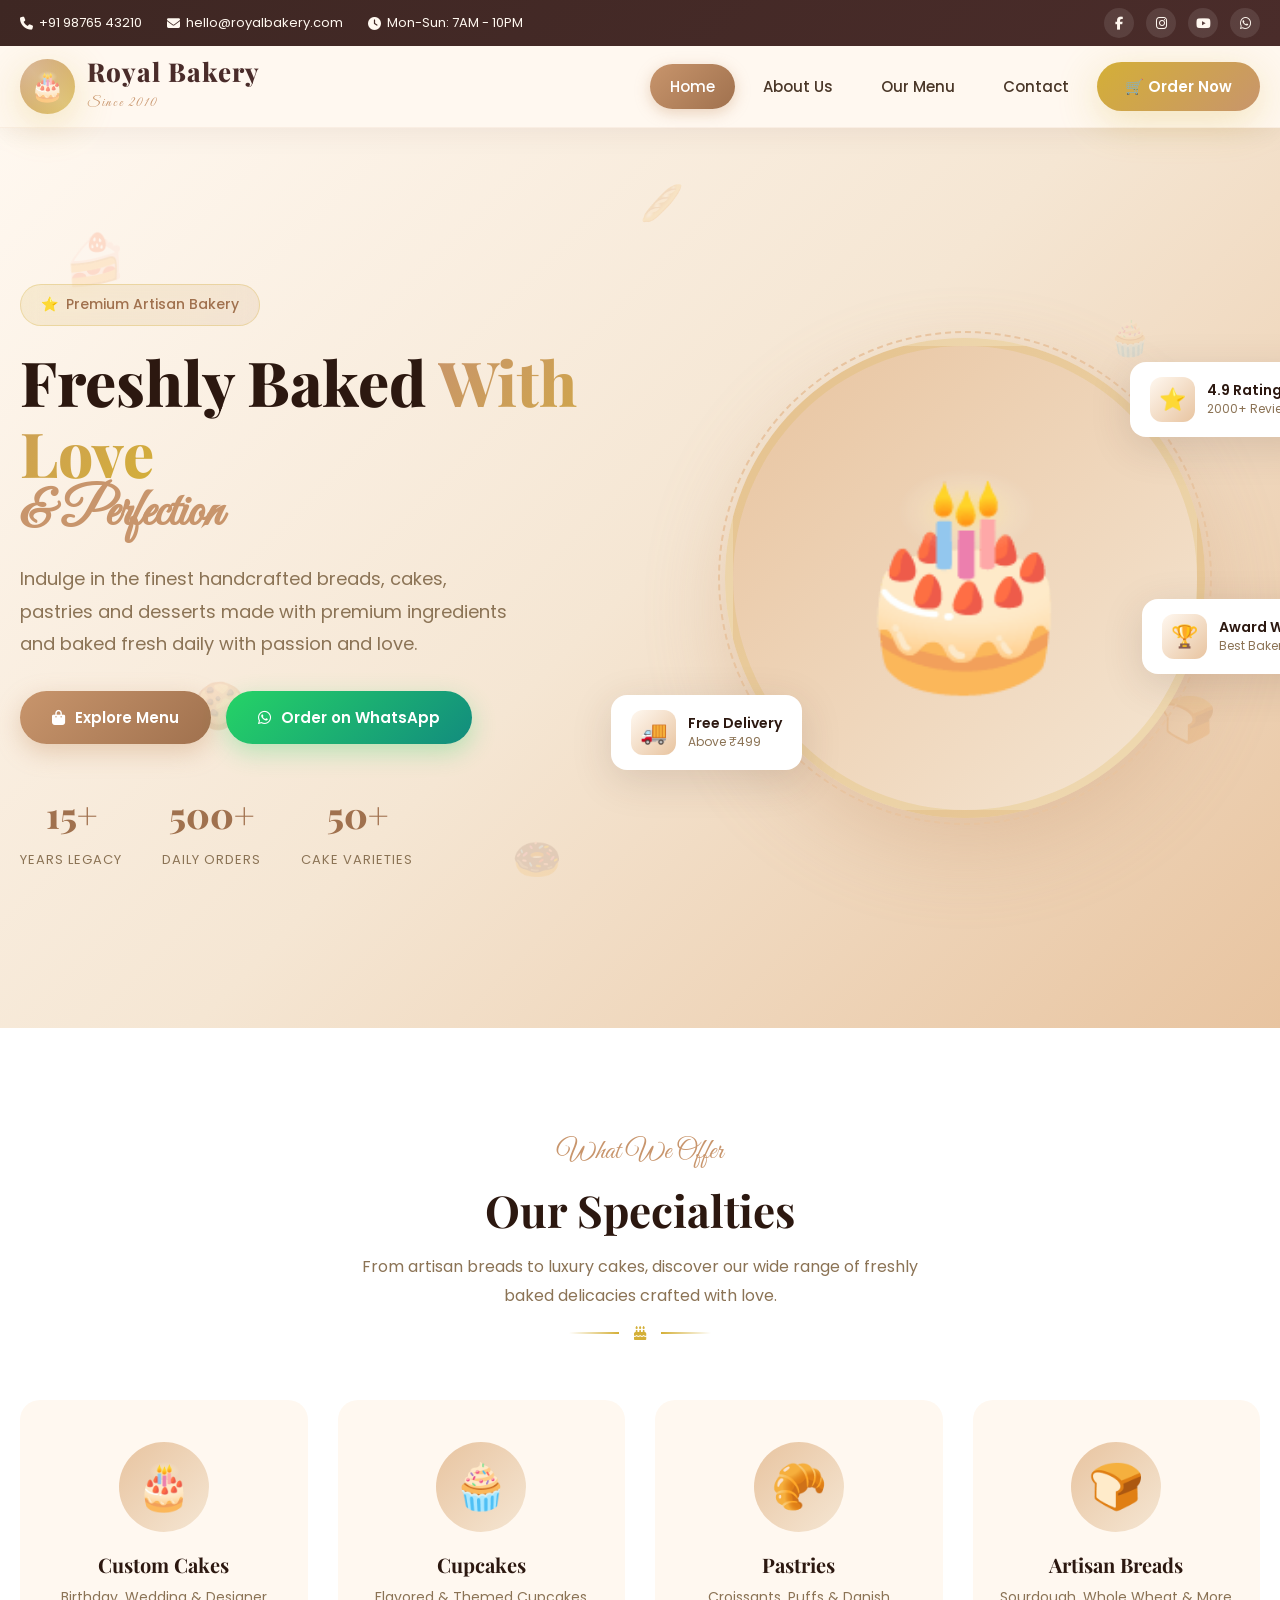
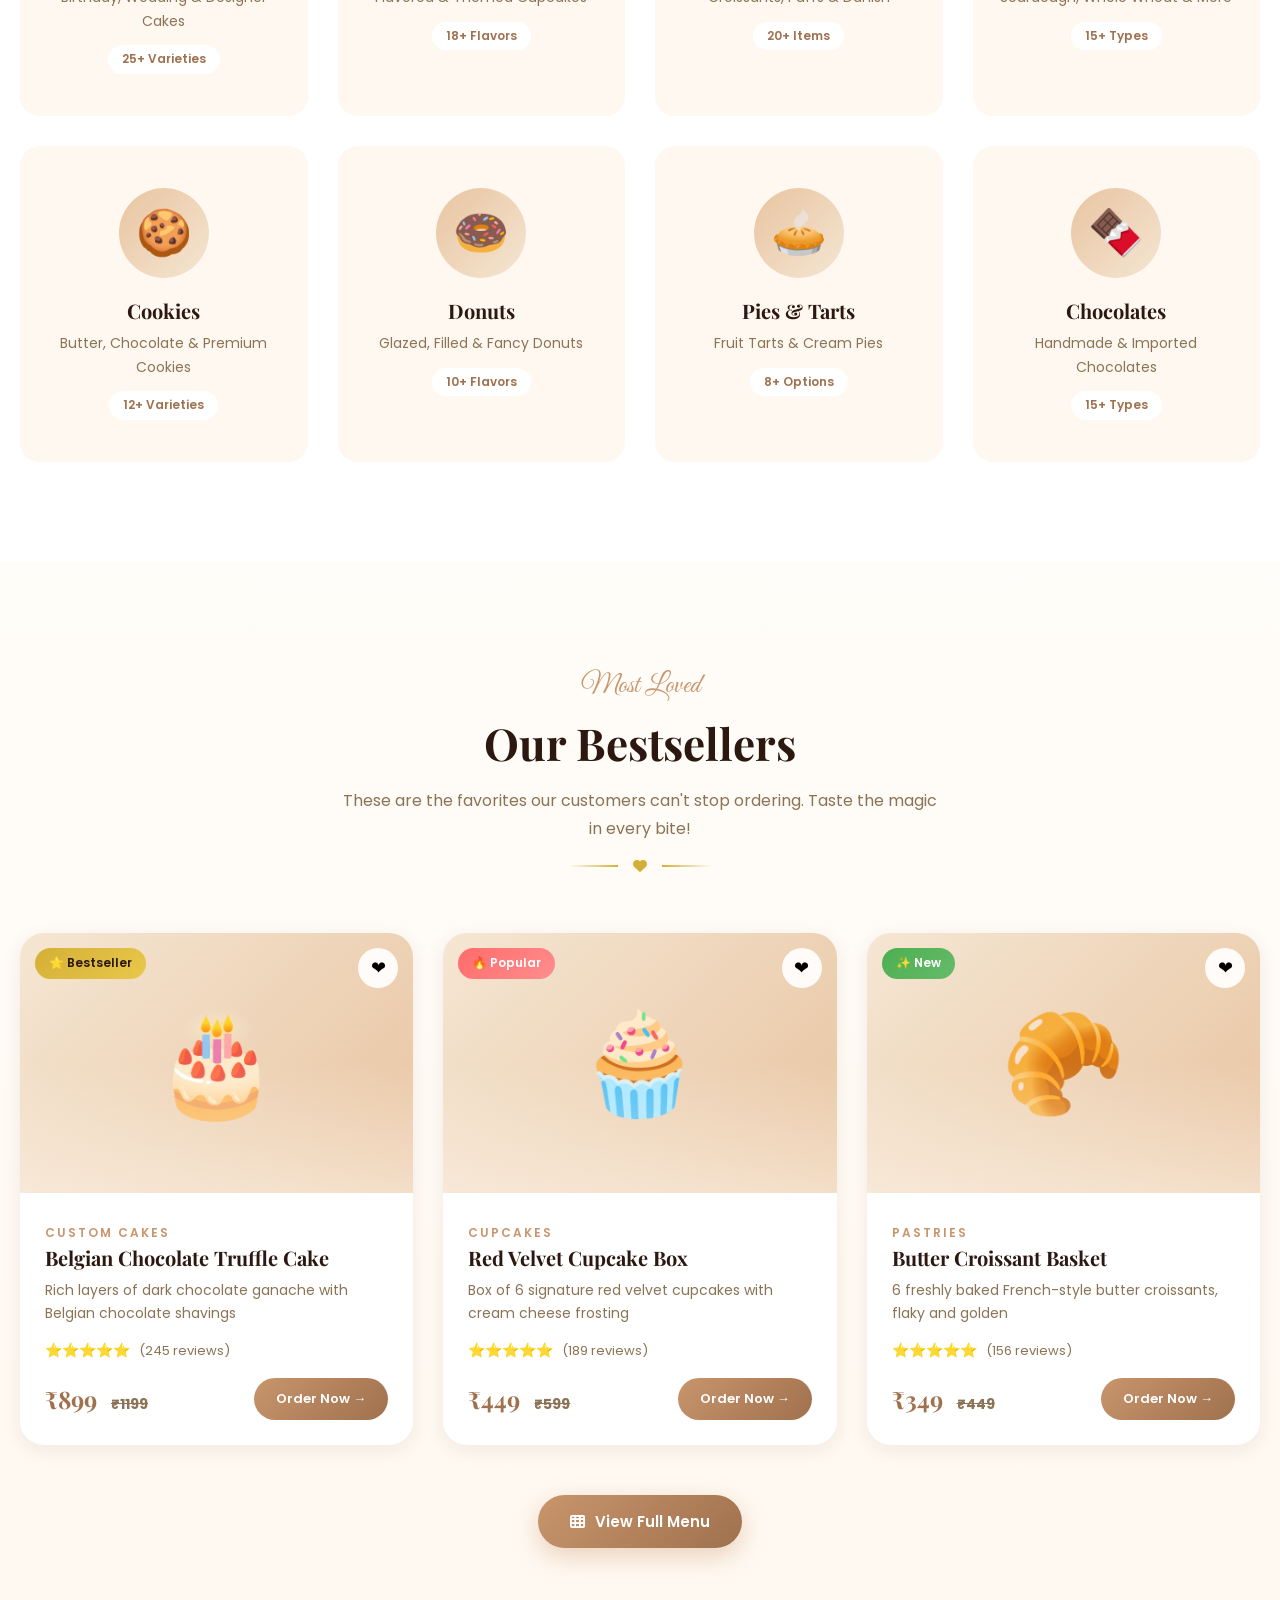
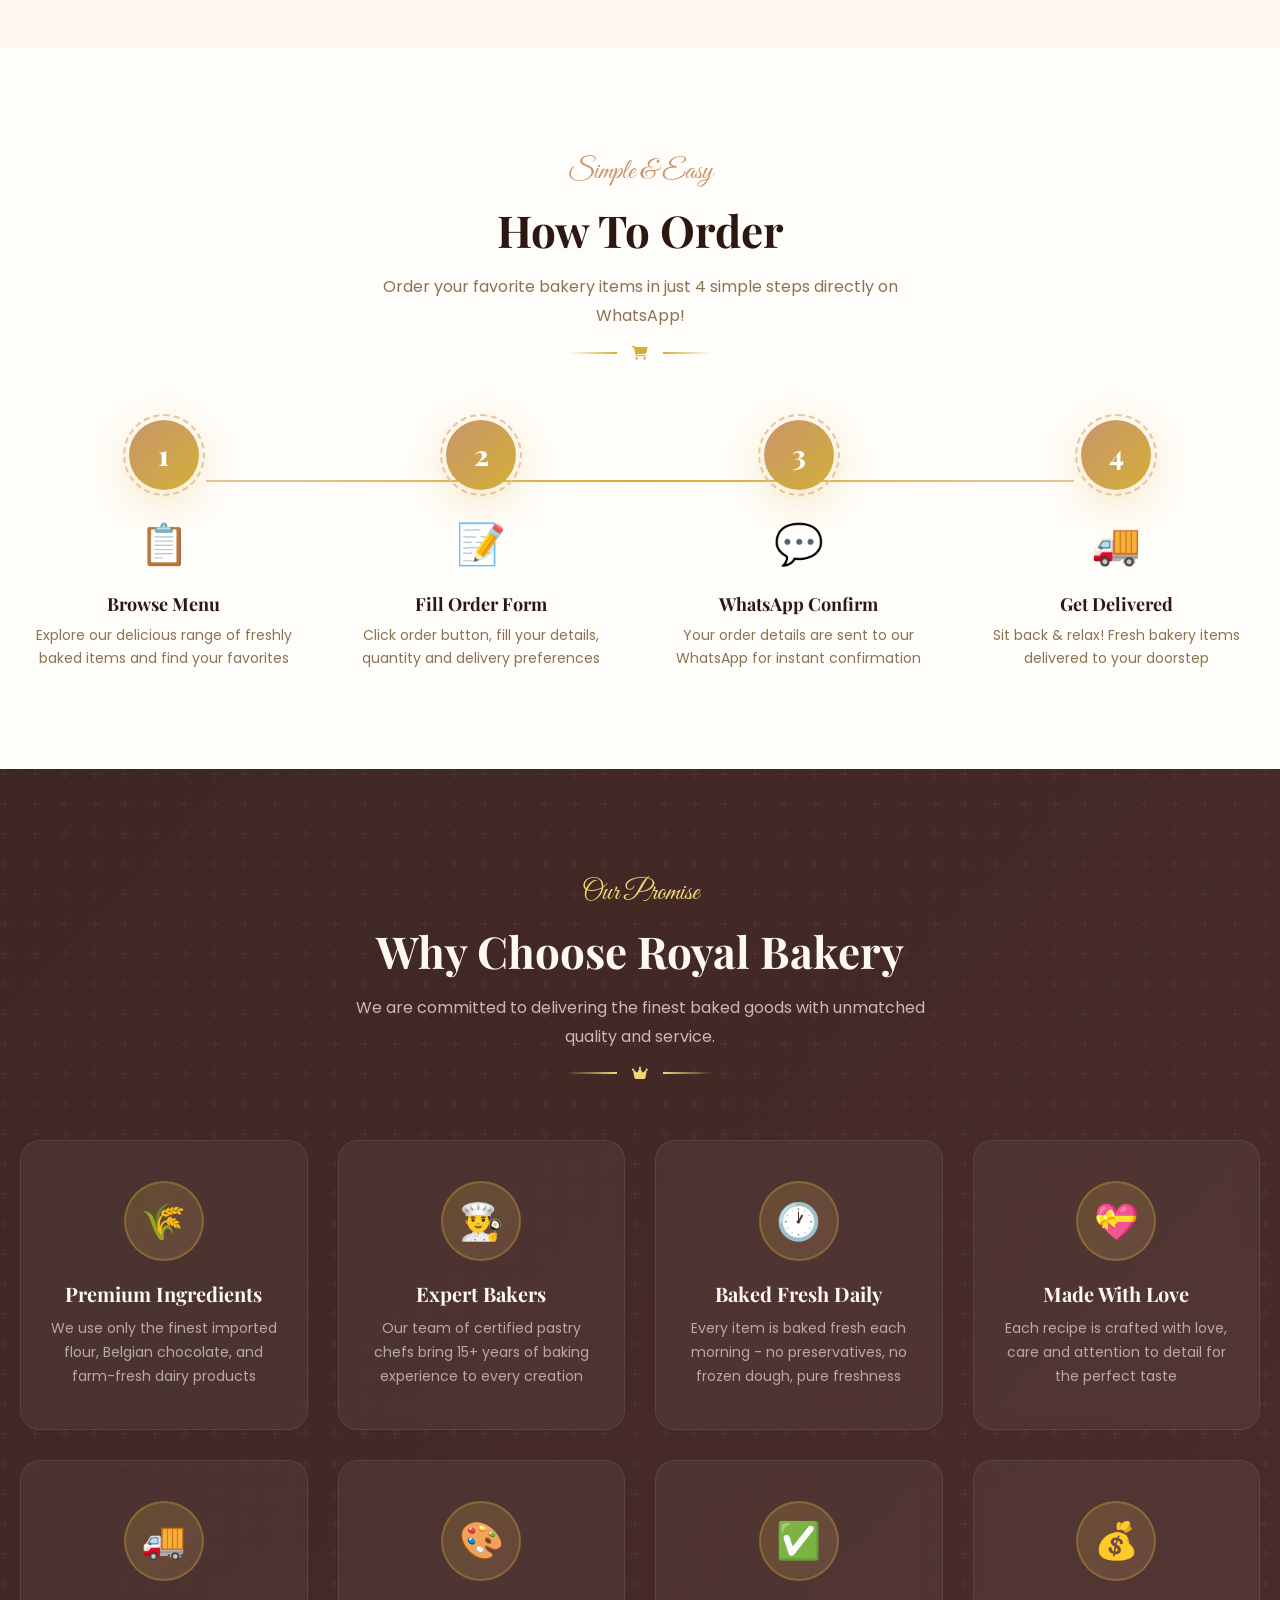
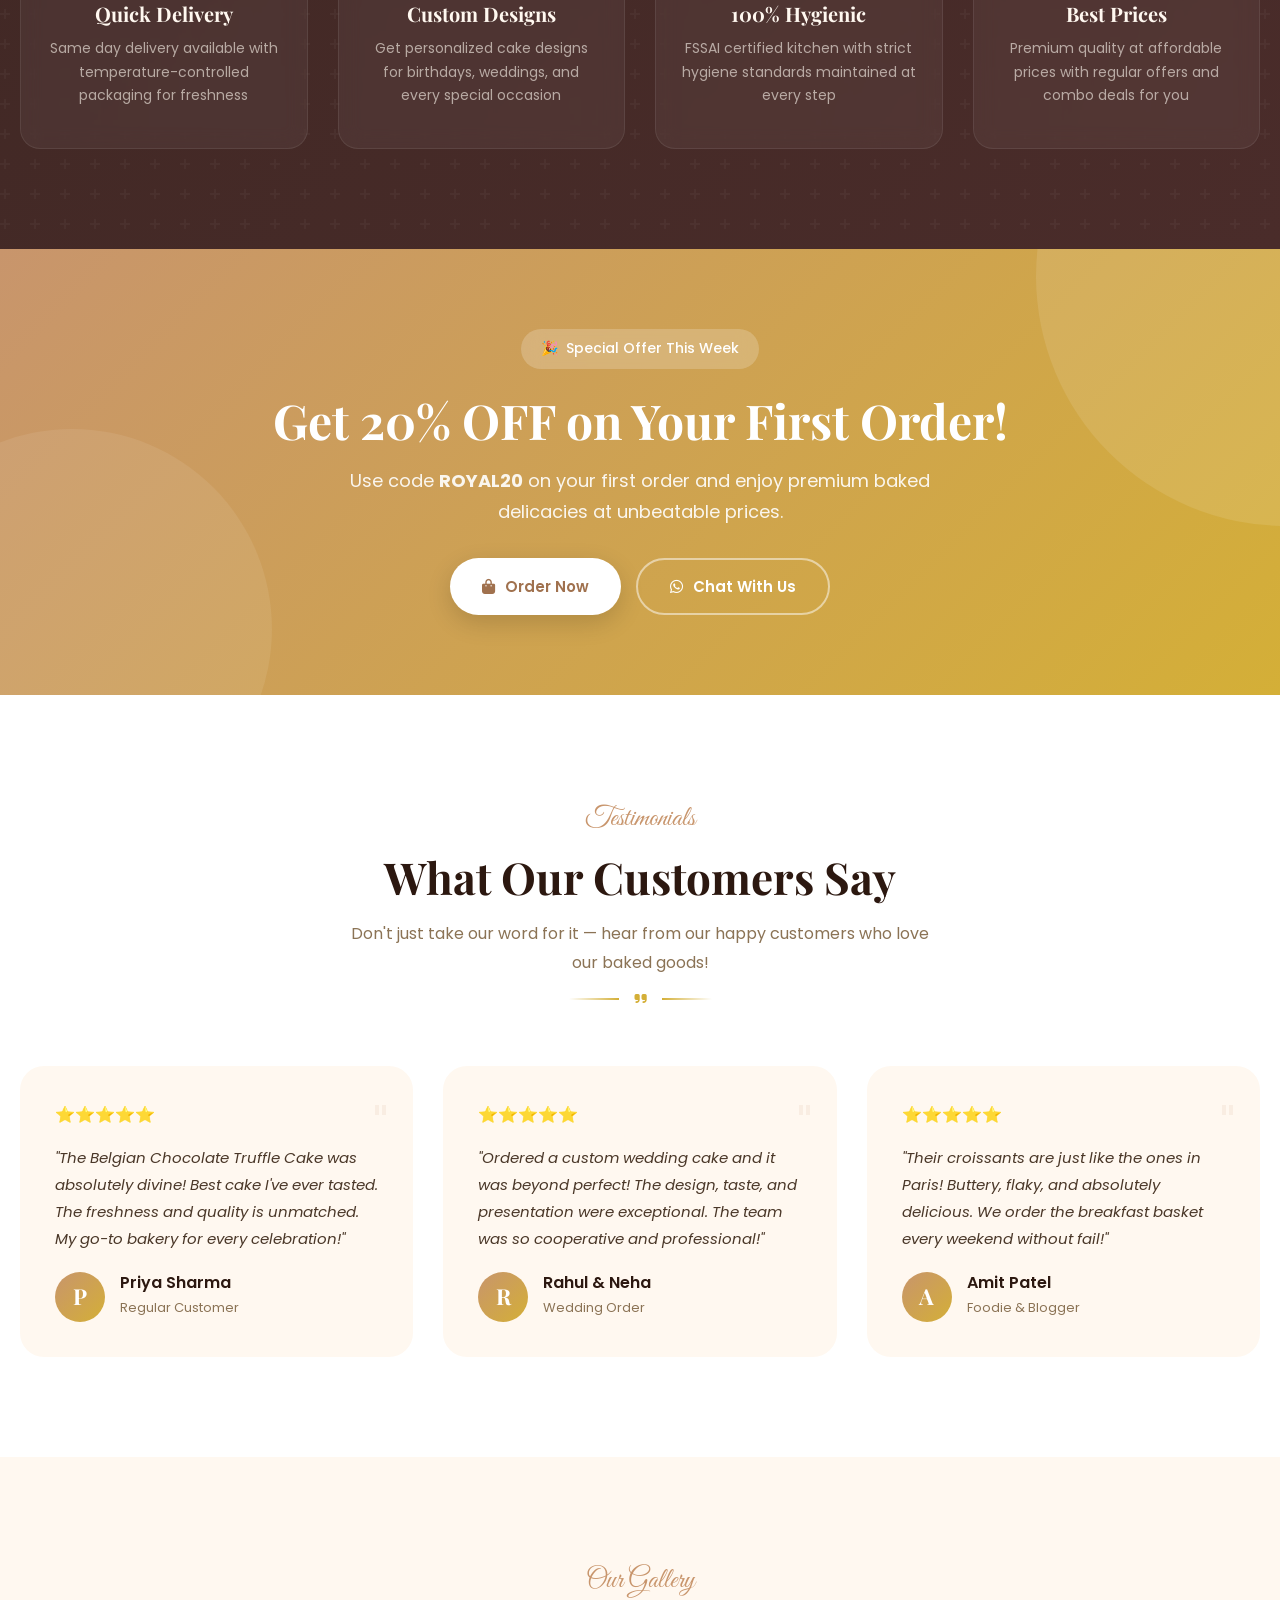
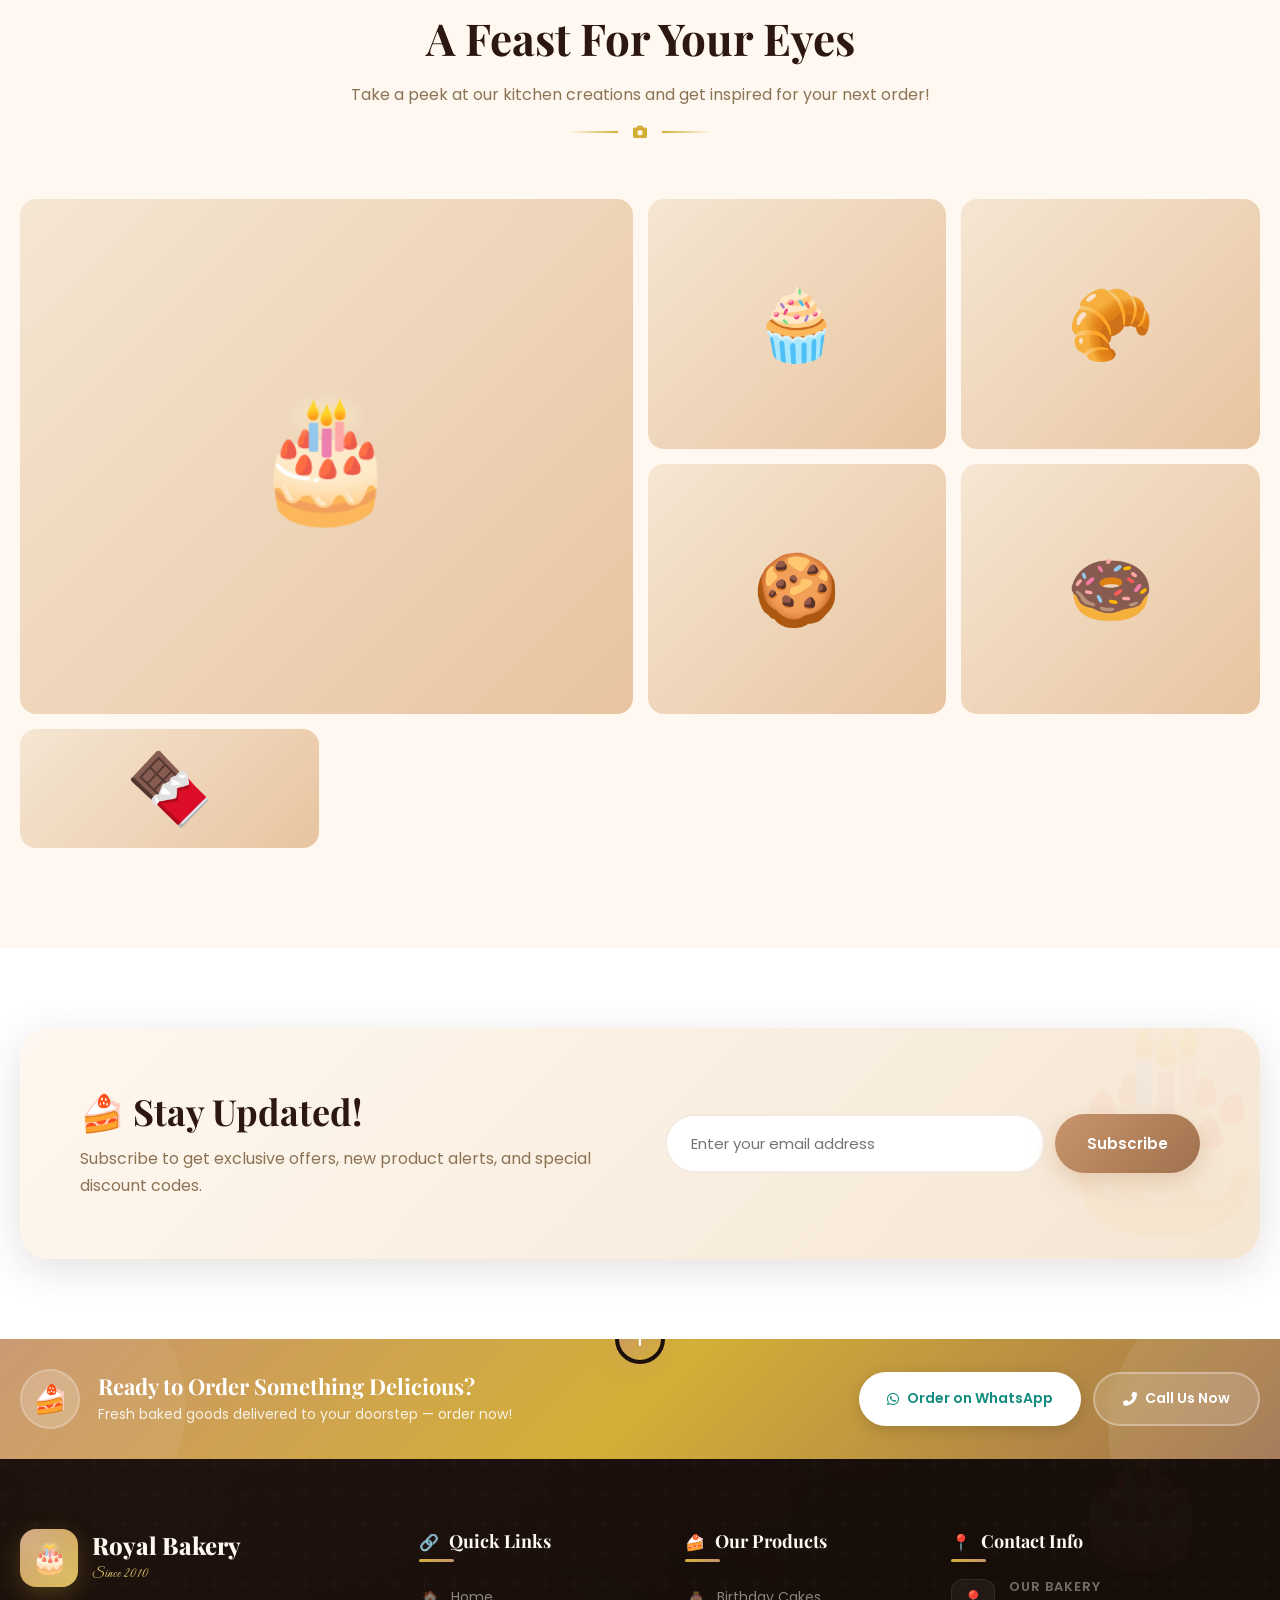
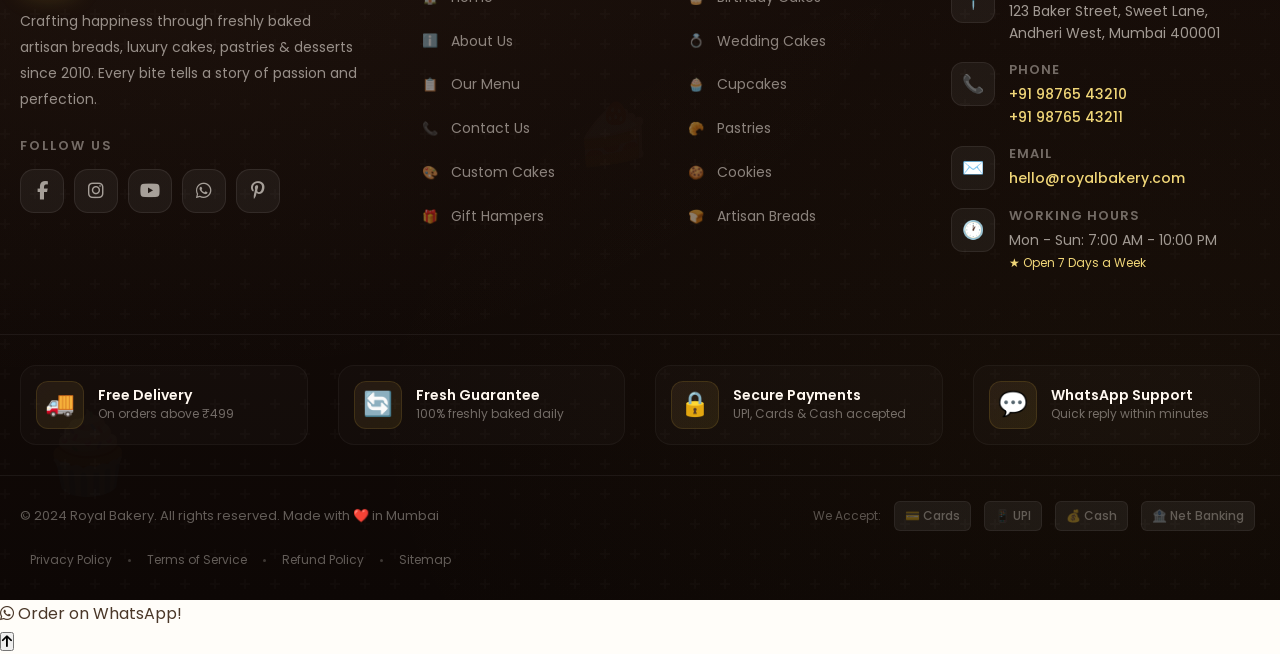
<file: index.html>
<!DOCTYPE html>
<html lang="en">
<head>
    <meta charset="UTF-8">
    <meta name="viewport" content="width=device-width, initial-scale=1.0">
    <title>Royal Bakery - Freshly Baked Happiness</title>
    <link rel="stylesheet" href="style.css">
    <link rel="stylesheet" href="https://cdnjs.cloudflare.com/ajax/libs/font-awesome/6.5.0/css/all.min.css">
</head>
<body>

    <!-- Preloader -->
    <div class="preloader" id="preloader">
        <div class="preloader-icon"></div>
        <p>Baking Happiness...</p>
    </div>

    <!-- Top Bar -->
    <div class="top-bar">
        <div class="container">
            <div class="top-bar-left">
                <a href="tel:+919876543210"><i class="fas fa-phone"></i> +91 98765 43210</a>
                <a href="mailto:hello@royalbakery.com"><i class="fas fa-envelope"></i> hello@royalbakery.com</a>
                <a><i class="fas fa-clock"></i> Mon-Sun: 7AM - 10PM</a>
            </div>
            <div class="top-bar-right">
                <a href="#"><i class="fab fa-facebook-f"></i></a>
                <a href="#"><i class="fab fa-instagram"></i></a>
                <a href="#"><i class="fab fa-youtube"></i></a>
                <a href="#"><i class="fab fa-whatsapp"></i></a>
            </div>
        </div>
    </div>

    <!-- Navbar -->
    <nav class="navbar" id="navbar">
        <div class="container">
            <a href="index.html" class="logo">
                <div class="logo-icon">🎂</div>
                <div class="logo-text">
                    <h1>Royal Bakery</h1>
                    <span>Since 2010</span>
                </div>
            </a>
            <div class="nav-links" id="navLinks">
                <a href="index.html" class="active">Home</a>
                <a href="about.html">About Us</a>
                <a href="menu.html">Our Menu</a>
                <a href="contact.html">Contact</a>
                <a href="menu.html" class="nav-order-btn">🛒 Order Now</a>
            </div>
            <div class="menu-toggle" id="menuToggle">
                <span></span>
                <span></span>
                <span></span>
            </div>
        </div>
    </nav>

    <!-- Hero Section -->
    <section class="hero" id="home">
        <div class="hero-bg-elements">
            <div class="float-element">🍰</div>
            <div class="float-element">🧁</div>
            <div class="float-element">🍪</div>
            <div class="float-element">🥐</div>
            <div class="float-element">🎂</div>
            <div class="float-element">🍩</div>
            <div class="float-element">🥖</div>
            <div class="float-element">🍞</div>
        </div>
        <div class="container">
            <div class="hero-content">
                <div class="hero-badge">
                    <span>⭐</span> Premium Artisan Bakery
                </div>
                <h1>
                    Freshly Baked
                    <span class="highlight">With Love</span>
                    <span class="script-font">& Perfection</span>
                </h1>
                <p>Indulge in the finest handcrafted breads, cakes, pastries and desserts made with premium ingredients and baked fresh daily with passion and love.</p>
                <div class="hero-buttons">
                    <a href="menu.html" class="btn btn-primary">
                        <i class="fas fa-shopping-bag"></i> Explore Menu
                    </a>
                    <a href="https://wa.me/919876543210?text=Hi! I want to place an order" target="_blank" class="btn btn-whatsapp">
                        <i class="fab fa-whatsapp"></i> Order on WhatsApp
                    </a>
                </div>
                <div class="hero-stats">
                    <div class="hero-stat">
                        <span class="number" data-count="15">0</span>
                        <span class="label">Years Legacy</span>
                    </div>
                    <div class="hero-stat">
                        <span class="number" data-count="500">0</span>
                        <span class="label">Daily Orders</span>
                    </div>
                    <div class="hero-stat">
                        <span class="number" data-count="50">0</span>
                        <span class="label">Cake Varieties</span>
                    </div>
                </div>
            </div>
            <div class="hero-image">
                <div class="hero-image-main">🎂</div>
                <div class="floating-card">
                    <div class="fc-icon">⭐</div>
                    <div class="fc-text">
                        <h4>4.9 Rating</h4>
                        <p>2000+ Reviews</p>
                    </div>
                </div>
                <div class="floating-card">
                    <div class="fc-icon">🚚</div>
                    <div class="fc-text">
                        <h4>Free Delivery</h4>
                        <p>Above ₹499</p>
                    </div>
                </div>
                <div class="floating-card">
                    <div class="fc-icon">🏆</div>
                    <div class="fc-text">
                        <h4>Award Winning</h4>
                        <p>Best Bakery 2024</p>
                    </div>
                </div>
            </div>
        </div>
    </section>

    <!-- Categories Section -->
    <section class="categories-section section-padding">
        <div class="container">
            <div class="section-header reveal">
                <span class="sub-title">What We Offer</span>
                <h2>Our Specialties</h2>
                <p>From artisan breads to luxury cakes, discover our wide range of freshly baked delicacies crafted with love.</p>
                <div class="section-divider">
                    <span></span>
                    <i class="fas fa-birthday-cake"></i>
                    <span></span>
                </div>
            </div>
            <div class="categories-grid">
                <div class="category-card reveal">
                    <div class="cat-icon">🎂</div>
                    <h3>Custom Cakes</h3>
                    <p>Birthday, Wedding & Designer Cakes</p>
                    <span class="cat-count">25+ Varieties</span>
                </div>
                <div class="category-card reveal">
                    <div class="cat-icon">🧁</div>
                    <h3>Cupcakes</h3>
                    <p>Flavored & Themed Cupcakes</p>
                    <span class="cat-count">18+ Flavors</span>
                </div>
                <div class="category-card reveal">
                    <div class="cat-icon">🥐</div>
                    <h3>Pastries</h3>
                    <p>Croissants, Puffs & Danish</p>
                    <span class="cat-count">20+ Items</span>
                </div>
                <div class="category-card reveal">
                    <div class="cat-icon">🍞</div>
                    <h3>Artisan Breads</h3>
                    <p>Sourdough, Whole Wheat & More</p>
                    <span class="cat-count">15+ Types</span>
                </div>
                <div class="category-card reveal">
                    <div class="cat-icon">🍪</div>
                    <h3>Cookies</h3>
                    <p>Butter, Chocolate & Premium Cookies</p>
                    <span class="cat-count">12+ Varieties</span>
                </div>
                <div class="category-card reveal">
                    <div class="cat-icon">🍩</div>
                    <h3>Donuts</h3>
                    <p>Glazed, Filled & Fancy Donuts</p>
                    <span class="cat-count">10+ Flavors</span>
                </div>
                <div class="category-card reveal">
                    <div class="cat-icon">🥧</div>
                    <h3>Pies & Tarts</h3>
                    <p>Fruit Tarts & Cream Pies</p>
                    <span class="cat-count">8+ Options</span>
                </div>
                <div class="category-card reveal">
                    <div class="cat-icon">🍫</div>
                    <h3>Chocolates</h3>
                    <p>Handmade & Imported Chocolates</p>
                    <span class="cat-count">15+ Types</span>
                </div>
            </div>
        </div>
    </section>

    <!-- Popular Products Section -->
    <section class="popular-section section-padding">
        <div class="container">
            <div class="section-header reveal">
                <span class="sub-title">Most Loved</span>
                <h2>Our Bestsellers</h2>
                <p>These are the favorites our customers can't stop ordering. Taste the magic in every bite!</p>
                <div class="section-divider">
                    <span></span>
                    <i class="fas fa-heart"></i>
                    <span></span>
                </div>
            </div>
            <div class="products-grid">
                <div class="product-card reveal">
                    <div class="product-image">
                        🎂
                        <span class="product-badge badge-bestseller">⭐ Bestseller</span>
                        <button class="product-wishlist">❤</button>
                    </div>
                    <div class="product-info">
                        <span class="product-category">Custom Cakes</span>
                        <h3>Belgian Chocolate Truffle Cake</h3>
                        <p>Rich layers of dark chocolate ganache with Belgian chocolate shavings</p>
                        <div class="product-rating">
                            <span class="stars">⭐⭐⭐⭐⭐</span>
                            <span class="rating-text">(245 reviews)</span>
                        </div>
                        <div class="product-footer">
                            <span class="product-price">₹899 <small>₹1199</small></span>
                            <a href="menu.html" class="btn-order">Order Now →</a>
                        </div>
                    </div>
                </div>

                <div class="product-card reveal">
                    <div class="product-image">
                        🧁
                        <span class="product-badge badge-popular">🔥 Popular</span>
                        <button class="product-wishlist">❤</button>
                    </div>
                    <div class="product-info">
                        <span class="product-category">Cupcakes</span>
                        <h3>Red Velvet Cupcake Box</h3>
                        <p>Box of 6 signature red velvet cupcakes with cream cheese frosting</p>
                        <div class="product-rating">
                            <span class="stars">⭐⭐⭐⭐⭐</span>
                            <span class="rating-text">(189 reviews)</span>
                        </div>
                        <div class="product-footer">
                            <span class="product-price">₹449 <small>₹599</small></span>
                            <a href="menu.html" class="btn-order">Order Now →</a>
                        </div>
                    </div>
                </div>

                <div class="product-card reveal">
                    <div class="product-image">
                        🥐
                        <span class="product-badge badge-new">✨ New</span>
                        <button class="product-wishlist">❤</button>
                    </div>
                    <div class="product-info">
                        <span class="product-category">Pastries</span>
                        <h3>Butter Croissant Basket</h3>
                        <p>6 freshly baked French-style butter croissants, flaky and golden</p>
                        <div class="product-rating">
                            <span class="stars">⭐⭐⭐⭐⭐</span>
                            <span class="rating-text">(156 reviews)</span>
                        </div>
                        <div class="product-footer">
                            <span class="product-price">₹349 <small>₹449</small></span>
                            <a href="menu.html" class="btn-order">Order Now →</a>
                        </div>
                    </div>
                </div>
            </div>
            <div style="text-align: center; margin-top: 50px;" class="reveal">
                <a href="menu.html" class="btn btn-primary">
                    <i class="fas fa-th"></i> View Full Menu
                </a>
            </div>
        </div>
    </section>

    <!-- How to Order Section -->
    <section class="process-section section-padding">
        <div class="container">
            <div class="section-header reveal">
                <span class="sub-title">Simple & Easy</span>
                <h2>How To Order</h2>
                <p>Order your favorite bakery items in just 4 simple steps directly on WhatsApp!</p>
                <div class="section-divider">
                    <span></span>
                    <i class="fas fa-shopping-cart"></i>
                    <span></span>
                </div>
            </div>
            <div class="process-grid">
                <div class="process-step reveal">
                    <div class="process-number">1</div>
                    <div class="process-icon">📋</div>
                    <h3>Browse Menu</h3>
                    <p>Explore our delicious range of freshly baked items and find your favorites</p>
                </div>
                <div class="process-step reveal">
                    <div class="process-number">2</div>
                    <div class="process-icon">📝</div>
                    <h3>Fill Order Form</h3>
                    <p>Click order button, fill your details, quantity and delivery preferences</p>
                </div>
                <div class="process-step reveal">
                    <div class="process-number">3</div>
                    <div class="process-icon">💬</div>
                    <h3>WhatsApp Confirm</h3>
                    <p>Your order details are sent to our WhatsApp for instant confirmation</p>
                </div>
                <div class="process-step reveal">
                    <div class="process-number">4</div>
                    <div class="process-icon">🚚</div>
                    <h3>Get Delivered</h3>
                    <p>Sit back & relax! Fresh bakery items delivered to your doorstep</p>
                </div>
            </div>
        </div>
    </section>

    <!-- Why Choose Us Section -->
    <section class="why-us-section section-padding">
        <div class="container">
            <div class="section-header reveal">
                <span class="sub-title" style="color: var(--gold-light);">Our Promise</span>
                <h2>Why Choose Royal Bakery</h2>
                <p>We are committed to delivering the finest baked goods with unmatched quality and service.</p>
                <div class="section-divider">
                    <span style="background: linear-gradient(90deg, transparent, var(--gold-light));"></span>
                    <i class="fas fa-crown" style="color: var(--gold-light);"></i>
                    <span style="background: linear-gradient(90deg, var(--gold-light), transparent);"></span>
                </div>
            </div>
            <div class="why-us-grid">
                <div class="why-us-card reveal">
                    <div class="wc-icon">🌾</div>
                    <h3>Premium Ingredients</h3>
                    <p>We use only the finest imported flour, Belgian chocolate, and farm-fresh dairy products</p>
                </div>
                <div class="why-us-card reveal">
                    <div class="wc-icon">👨‍🍳</div>
                    <h3>Expert Bakers</h3>
                    <p>Our team of certified pastry chefs bring 15+ years of baking experience to every creation</p>
                </div>
                <div class="why-us-card reveal">
                    <div class="wc-icon">🕐</div>
                    <h3>Baked Fresh Daily</h3>
                    <p>Every item is baked fresh each morning - no preservatives, no frozen dough, pure freshness</p>
                </div>
                <div class="why-us-card reveal">
                    <div class="wc-icon">💝</div>
                    <h3>Made With Love</h3>
                    <p>Each recipe is crafted with love, care and attention to detail for the perfect taste</p>
                </div>
                <div class="why-us-card reveal">
                    <div class="wc-icon">🚚</div>
                    <h3>Quick Delivery</h3>
                    <p>Same day delivery available with temperature-controlled packaging for freshness</p>
                </div>
                <div class="why-us-card reveal">
                    <div class="wc-icon">🎨</div>
                    <h3>Custom Designs</h3>
                    <p>Get personalized cake designs for birthdays, weddings, and every special occasion</p>
                </div>
                <div class="why-us-card reveal">
                    <div class="wc-icon">✅</div>
                    <h3>100% Hygienic</h3>
                    <p>FSSAI certified kitchen with strict hygiene standards maintained at every step</p>
                </div>
                <div class="why-us-card reveal">
                    <div class="wc-icon">💰</div>
                    <h3>Best Prices</h3>
                    <p>Premium quality at affordable prices with regular offers and combo deals for you</p>
                </div>
            </div>
        </div>
    </section>

    <!-- CTA Section -->
    <section class="cta-section">
        <div class="container">
            <div class="cta-content reveal">
                <div class="cta-badge">
                    <span>🎉</span> Special Offer This Week
                </div>
                <h2>Get 20% OFF on Your First Order!</h2>
                <p>Use code <strong>ROYAL20</strong> on your first order and enjoy premium baked delicacies at unbeatable prices.</p>
                <div class="cta-buttons">
                    <a href="menu.html" class="btn btn-white">
                        <i class="fas fa-shopping-bag"></i> Order Now
                    </a>
                    <a href="https://wa.me/919876543210?text=Hi! I want to use ROYAL20 coupon code for my first order!" target="_blank" class="btn btn-outline-white">
                        <i class="fab fa-whatsapp"></i> Chat With Us
                    </a>
                </div>
            </div>
        </div>
    </section>

    <!-- Testimonials Section -->
    <section class="testimonials-section section-padding">
        <div class="container">
            <div class="section-header reveal">
                <span class="sub-title">Testimonials</span>
                <h2>What Our Customers Say</h2>
                <p>Don't just take our word for it — hear from our happy customers who love our baked goods!</p>
                <div class="section-divider">
                    <span></span>
                    <i class="fas fa-quote-right"></i>
                    <span></span>
                </div>
            </div>
            <div class="testimonials-grid">
                <div class="testimonial-card reveal">
                    <span class="quote-icon">"</span>
                    <div class="tc-stars">⭐⭐⭐⭐⭐</div>
                    <p>"The Belgian Chocolate Truffle Cake was absolutely divine! Best cake I've ever tasted. The freshness and quality is unmatched. My go-to bakery for every celebration!"</p>
                    <div class="tc-author">
                        <div class="author-avatar">P</div>
                        <div class="author-info">
                            <h4>Priya Sharma</h4>
                            <span>Regular Customer</span>
                        </div>
                    </div>
                </div>
                <div class="testimonial-card reveal">
                    <span class="quote-icon">"</span>
                    <div class="tc-stars">⭐⭐⭐⭐⭐</div>
                    <p>"Ordered a custom wedding cake and it was beyond perfect! The design, taste, and presentation were exceptional. The team was so cooperative and professional!"</p>
                    <div class="tc-author">
                        <div class="author-avatar">R</div>
                        <div class="author-info">
                            <h4>Rahul & Neha</h4>
                            <span>Wedding Order</span>
                        </div>
                    </div>
                </div>
                <div class="testimonial-card reveal">
                    <span class="quote-icon">"</span>
                    <div class="tc-stars">⭐⭐⭐⭐⭐</div>
                    <p>"Their croissants are just like the ones in Paris! Buttery, flaky, and absolutely delicious. We order the breakfast basket every weekend without fail!"</p>
                    <div class="tc-author">
                        <div class="author-avatar">A</div>
                        <div class="author-info">
                            <h4>Amit Patel</h4>
                            <span>Foodie & Blogger</span>
                        </div>
                    </div>
                </div>
            </div>
        </div>
    </section>

    <!-- Gallery Section -->
    <section class="gallery-section section-padding">
        <div class="container">
            <div class="section-header reveal">
                <span class="sub-title">Our Gallery</span>
                <h2>A Feast For Your Eyes</h2>
                <p>Take a peek at our kitchen creations and get inspired for your next order!</p>
                <div class="section-divider">
                    <span></span>
                    <i class="fas fa-camera"></i>
                    <span></span>
                </div>
            </div>
            <div class="gallery-grid reveal">
                <div class="gallery-item">
                    🎂
                    <div class="gallery-overlay">
                        <h4>Designer Wedding Cake</h4>
                        <p>Custom 3-tier masterpiece</p>
                    </div>
                </div>
                <div class="gallery-item">
                    🧁
                    <div class="gallery-overlay">
                        <h4>Rainbow Cupcakes</h4>
                        <p>Party special box</p>
                    </div>
                </div>
                <div class="gallery-item">
                    🥐
                    <div class="gallery-overlay">
                        <h4>French Croissants</h4>
                        <p>Freshly baked morning</p>
                    </div>
                </div>
                <div class="gallery-item">
                    🍪
                    <div class="gallery-overlay">
                        <h4>Cookie Platter</h4>
                        <p>Assorted premium cookies</p>
                    </div>
                </div>
                <div class="gallery-item">
                    🍩
                    <div class="gallery-overlay">
                        <h4>Gourmet Donuts</h4>
                        <p>Glazed & filled</p>
                    </div>
                </div>
                <div class="gallery-item">
                    🍫
                    <div class="gallery-overlay">
                        <h4>Chocolate Collection</h4>
                        <p>Handmade artisan chocolates</p>
                    </div>
                </div>
            </div>
        </div>
    </section>

    <!-- Newsletter Section -->
    <section class="newsletter-section">
        <div class="container">
            <div class="newsletter-box reveal">
                <div class="newsletter-content">
                    <h2>🍰 Stay Updated!</h2>
                    <p>Subscribe to get exclusive offers, new product alerts, and special discount codes.</p>
                </div>
                <form class="newsletter-form" onsubmit="return handleNewsletter(event)">
                    <input type="email" placeholder="Enter your email address" required>
                    <button type="submit" class="btn btn-primary">Subscribe</button>
                </form>
            </div>
        </div>
    </section>

<!-- ============================================
     FOOTER - PREMIUM DESIGN
     ============================================ -->
<footer class="footer">

    <!-- Floating Decorations -->
    <div class="footer-decoration deco-1">🎂</div>
    <div class="footer-decoration deco-2">🧁</div>
    <div class="footer-decoration deco-3">🍰</div>

    <!-- Scroll To Top Button -->
    <div class="footer-scroll-top">
        <button onclick="window.scrollTo({top:0,behavior:'smooth'})" title="Back to Top">
            <i class="fas fa-arrow-up"></i>
        </button>
    </div>

    <!-- ---- CTA STRIP ---- -->
    <div class="footer-cta-strip">
        <div class="container">
            <div class="footer-cta-inner">
                <div class="footer-cta-text">
                    <div class="footer-cta-icon">🍰</div>
                    <div>
                        <h3>Ready to Order Something Delicious?</h3>
                        <p>Fresh baked goods delivered to your doorstep — order now!</p>
                    </div>
                </div>
                <div class="footer-cta-buttons">
                    <a href="https://wa.me/919876543210?text=Hi Royal Bakery! I'd like to place an order 🎂" target="_blank" class="footer-cta-btn btn-wa">
                        <i class="fab fa-whatsapp"></i> Order on WhatsApp
                    </a>
                    <a href="tel:+919876543210" class="footer-cta-btn btn-call">
                        <i class="fas fa-phone-alt"></i> Call Us Now
                    </a>
                </div>
            </div>
        </div>
    </div>

    <!-- ---- MAIN FOOTER ---- -->
    <div class="footer-main">
        <div class="container">
            <div class="footer-grid">

                <!-- Column 1: About -->
                <div class="footer-about">
                    <a href="index.html" class="footer-logo">
                        <div class="footer-logo-icon">🎂</div>
                        <div class="footer-logo-text">
                            <h2>Royal Bakery</h2>
                            <span>Since 2010</span>
                        </div>
                    </a>
                    <p>Crafting happiness through freshly baked artisan breads, luxury cakes, pastries & desserts since 2010. Every bite tells a story of passion and perfection.</p>
                    <div class="footer-social-wrapper">
                        <h4>Follow Us</h4>
                        <div class="footer-social">
                            <a href="#" aria-label="Facebook"><i class="fab fa-facebook-f"></i></a>
                            <a href="#" aria-label="Instagram"><i class="fab fa-instagram"></i></a>
                            <a href="#" aria-label="YouTube"><i class="fab fa-youtube"></i></a>
                            <a href="#" aria-label="WhatsApp"><i class="fab fa-whatsapp"></i></a>
                            <a href="#" aria-label="Pinterest"><i class="fab fa-pinterest-p"></i></a>
                        </div>
                    </div>
                </div>

                <!-- Column 2: Quick Links -->
                <div class="footer-col">
                    <h3><span class="col-icon">🔗</span> Quick Links</h3>
                    <ul class="footer-links">
                        <li>
                            <a href="index.html">
                                <span class="link-icon">🏠</span> Home
                                <span class="link-arrow">→</span>
                            </a>
                        </li>
                        <li>
                            <a href="about.html">
                                <span class="link-icon">ℹ️</span> About Us
                                <span class="link-arrow">→</span>
                            </a>
                        </li>
                        <li>
                            <a href="menu.html">
                                <span class="link-icon">📋</span> Our Menu
                                <span class="link-arrow">→</span>
                            </a>
                        </li>
                        <li>
                            <a href="contact.html">
                                <span class="link-icon">📞</span> Contact Us
                                <span class="link-arrow">→</span>
                            </a>
                        </li>
                        <li>
                            <a href="menu.html">
                                <span class="link-icon">🎨</span> Custom Cakes
                                <span class="link-arrow">→</span>
                            </a>
                        </li>
                        <li>
                            <a href="#">
                                <span class="link-icon">🎁</span> Gift Hampers
                                <span class="link-arrow">→</span>
                            </a>
                        </li>
                    </ul>
                </div>

                <!-- Column 3: Our Products -->
                <div class="footer-col">
                    <h3><span class="col-icon">🍰</span> Our Products</h3>
                    <ul class="footer-links">
                        <li>
                            <a href="menu.html">
                                <span class="link-icon">🎂</span> Birthday Cakes
                                <span class="link-arrow">→</span>
                            </a>
                        </li>
                        <li>
                            <a href="menu.html">
                                <span class="link-icon">💍</span> Wedding Cakes
                                <span class="link-arrow">→</span>
                            </a>
                        </li>
                        <li>
                            <a href="menu.html">
                                <span class="link-icon">🧁</span> Cupcakes
                                <span class="link-arrow">→</span>
                            </a>
                        </li>
                        <li>
                            <a href="menu.html">
                                <span class="link-icon">🥐</span> Pastries
                                <span class="link-arrow">→</span>
                            </a>
                        </li>
                        <li>
                            <a href="menu.html">
                                <span class="link-icon">🍪</span> Cookies
                                <span class="link-arrow">→</span>
                            </a>
                        </li>
                        <li>
                            <a href="menu.html">
                                <span class="link-icon">🍞</span> Artisan Breads
                                <span class="link-arrow">→</span>
                            </a>
                        </li>
                    </ul>
                </div>

                <!-- Column 4: Contact Info -->
                <div class="footer-col">
                    <h3><span class="col-icon">📍</span> Contact Info</h3>
                    <div class="footer-contact-list">
                        <div class="footer-contact-item">
                            <div class="fci-icon-box">📍</div>
                            <div class="fci-content">
                                <h4>Our Bakery</h4>
                                <p>123 Baker Street, Sweet Lane,<br>Andheri West, Mumbai 400001</p>
                            </div>
                        </div>
                        <div class="footer-contact-item">
                            <div class="fci-icon-box">📞</div>
                            <div class="fci-content">
                                <h4>Phone</h4>
                                <p>
                                    <a href="tel:+919876543210">+91 98765 43210</a><br>
                                    <a href="tel:+919876543211">+91 98765 43211</a>
                                </p>
                            </div>
                        </div>
                        <div class="footer-contact-item">
                            <div class="fci-icon-box">✉️</div>
                            <div class="fci-content">
                                <h4>Email</h4>
                                <p><a href="mailto:hello@royalbakery.com">hello@royalbakery.com</a></p>
                            </div>
                        </div>
                        <div class="footer-contact-item">
                            <div class="fci-icon-box">🕐</div>
                            <div class="fci-content">
                                <h4>Working Hours</h4>
                                <p>Mon - Sun: 7:00 AM - 10:00 PM<br>
                                <span style="color: var(--gold-light); font-size: 12px;">★ Open 7 Days a Week</span></p>
                            </div>
                        </div>
                    </div>
                </div>

            </div>
        </div>
    </div>

    <!-- ---- FEATURES STRIP ---- -->
    <div class="footer-features">
        <div class="container">
            <div class="footer-features-grid">
                <div class="footer-feature">
                    <div class="ff-icon">🚚</div>
                    <div class="ff-text">
                        <h4>Free Delivery</h4>
                        <p>On orders above ₹499</p>
                    </div>
                </div>
                <div class="footer-feature">
                    <div class="ff-icon">🔄</div>
                    <div class="ff-text">
                        <h4>Fresh Guarantee</h4>
                        <p>100% freshly baked daily</p>
                    </div>
                </div>
                <div class="footer-feature">
                    <div class="ff-icon">🔒</div>
                    <div class="ff-text">
                        <h4>Secure Payments</h4>
                        <p>UPI, Cards & Cash accepted</p>
                    </div>
                </div>
                <div class="footer-feature">
                    <div class="ff-icon">💬</div>
                    <div class="ff-text">
                        <h4>WhatsApp Support</h4>
                        <p>Quick reply within minutes</p>
                    </div>
                </div>
            </div>
        </div>
    </div>

    <!-- ---- BOTTOM BAR ---- -->
    <div class="footer-bottom">
        <div class="container">
            <div class="footer-bottom-inner">
                <div class="footer-bottom-left">
                    <p>© 2024 Royal Bakery. All rights reserved. Made with <span class="heart-icon">❤️</span> in Mumbai</p>
                </div>
                <div class="footer-bottom-center">
                    <div class="payment-methods">
                        <span>We Accept:</span>
                        <span class="payment-badge">💳 Cards</span>
                        <span class="payment-badge">📱 UPI</span>
                        <span class="payment-badge">💰 Cash</span>
                        <span class="payment-badge">🏦 Net Banking</span>
                    </div>
                </div>
                <div class="footer-bottom-links">
                    <a href="#">Privacy Policy</a>
                    <span class="separator"></span>
                    <a href="#">Terms of Service</a>
                    <span class="separator"></span>
                    <a href="#">Refund Policy</a>
                    <span class="separator"></span>
                    <a href="#">Sitemap</a>
                </div>
            </div>
        </div>
    </div>

</footer>

    <!-- WhatsApp Float Button -->
    <div class="whatsapp-float">
        <a href="https://wa.me/919876543210?text=Hi Royal Bakery! I want to place an order 🍰" target="_blank">
            <i class="fab fa-whatsapp"></i>
            <span class="wa-tooltip">Order on WhatsApp!</span>
        </a>
    </div>

    <!-- Back to Top -->
    <button class="back-to-top" id="backToTop">
        <i class="fas fa-arrow-up"></i>
    </button>

    <script src="script.js"></script>
</body>
</html>
</file>
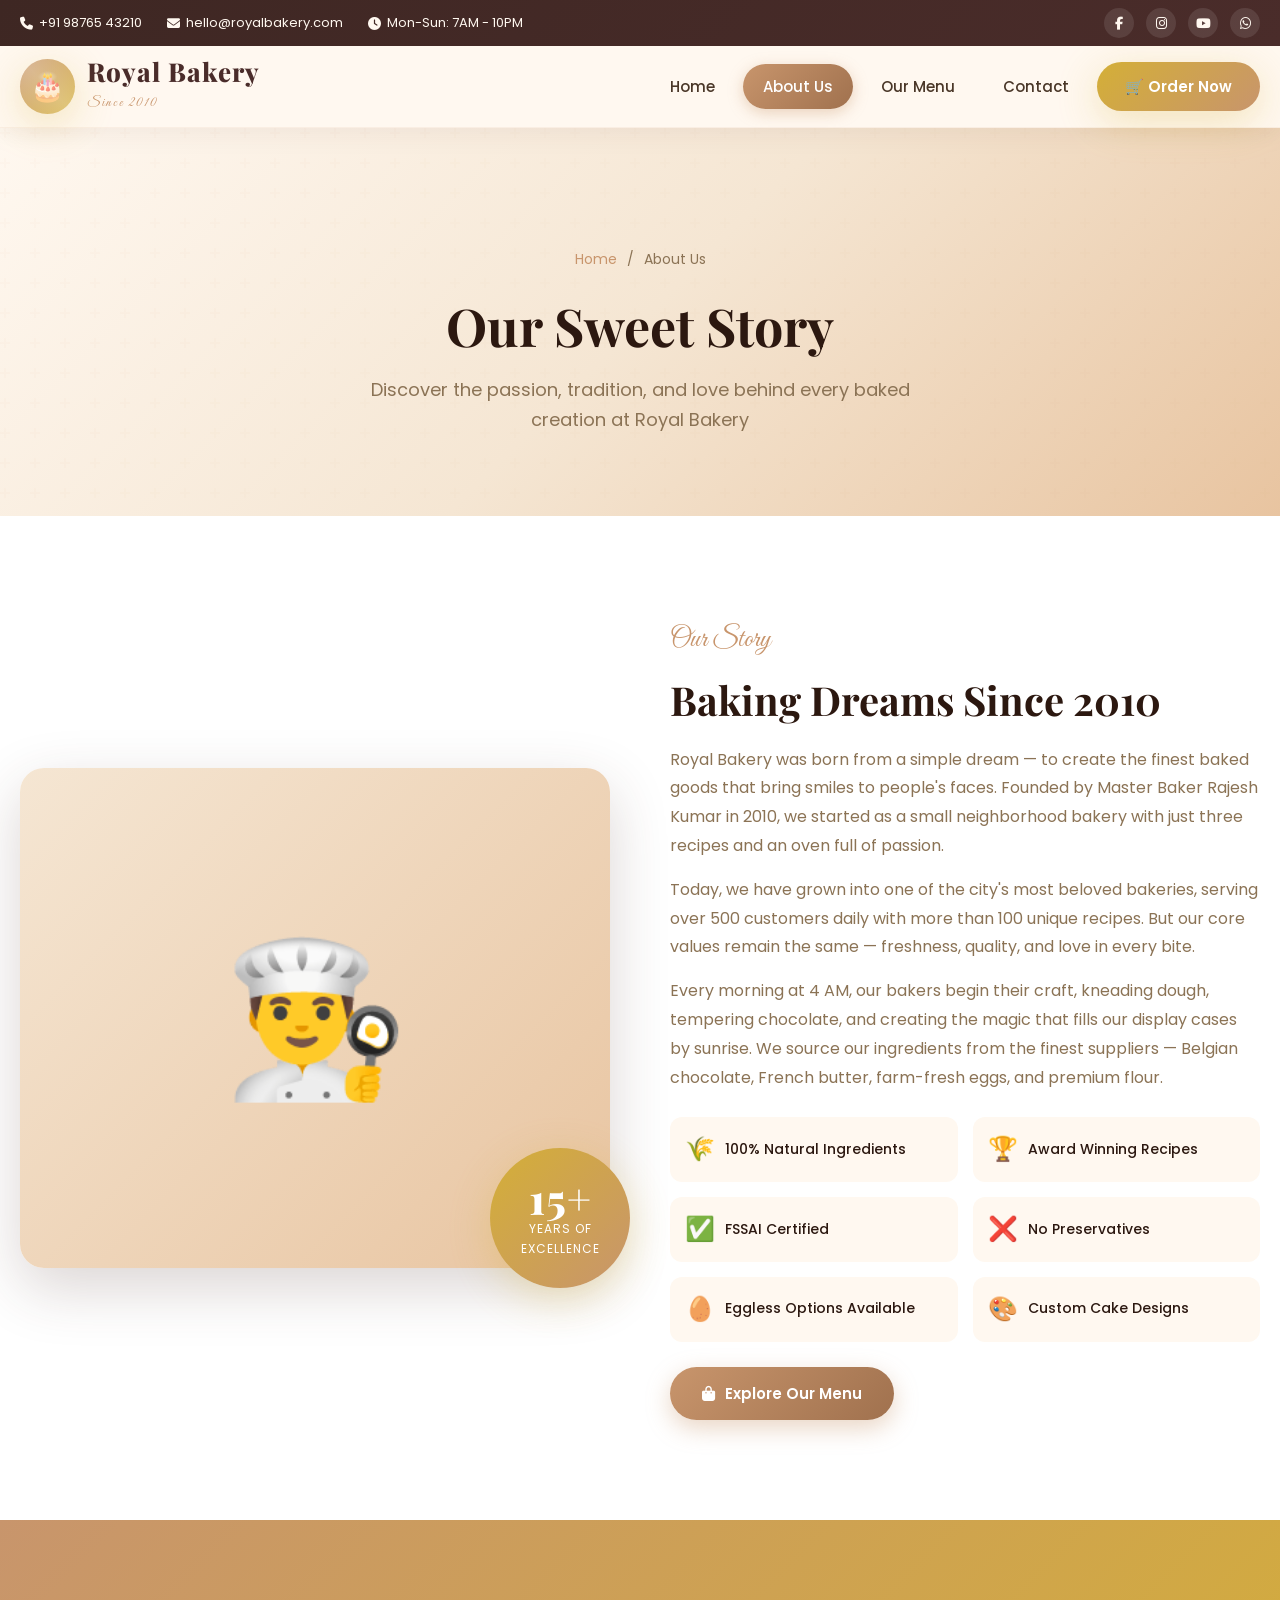
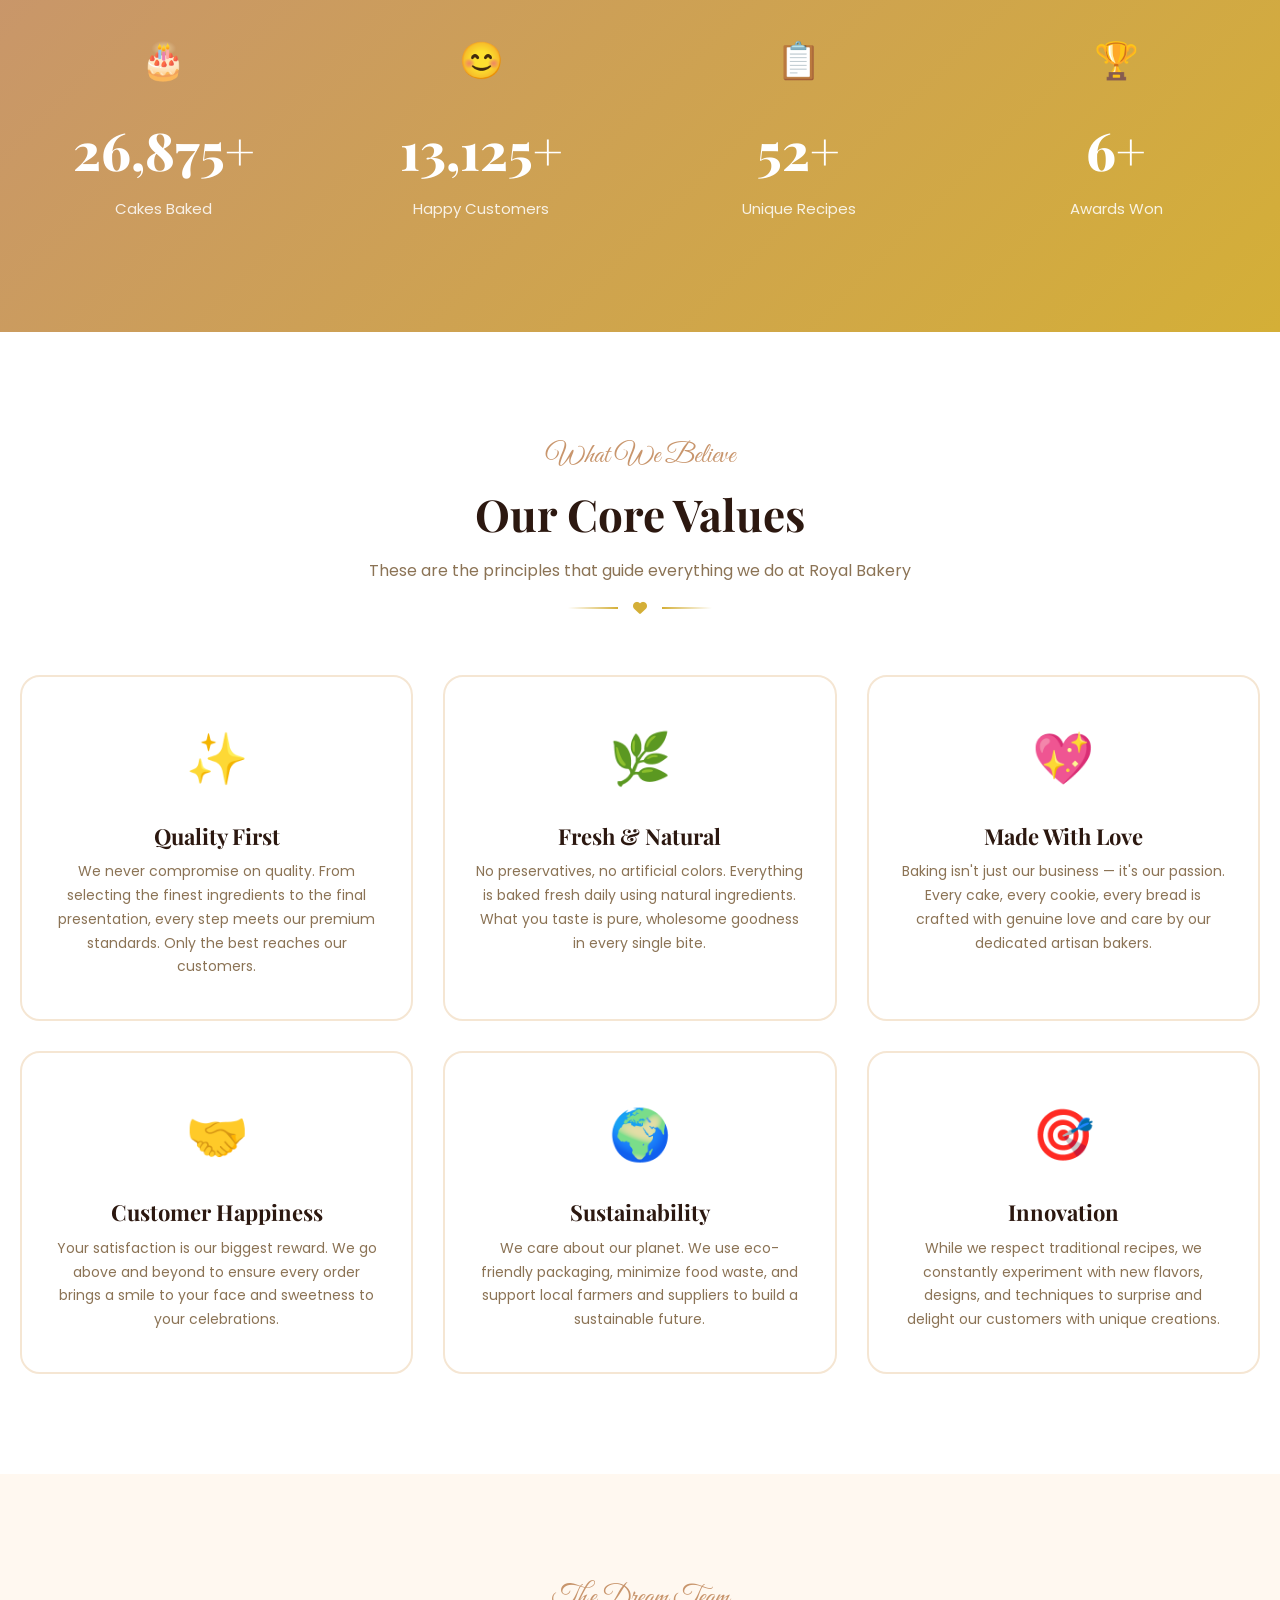
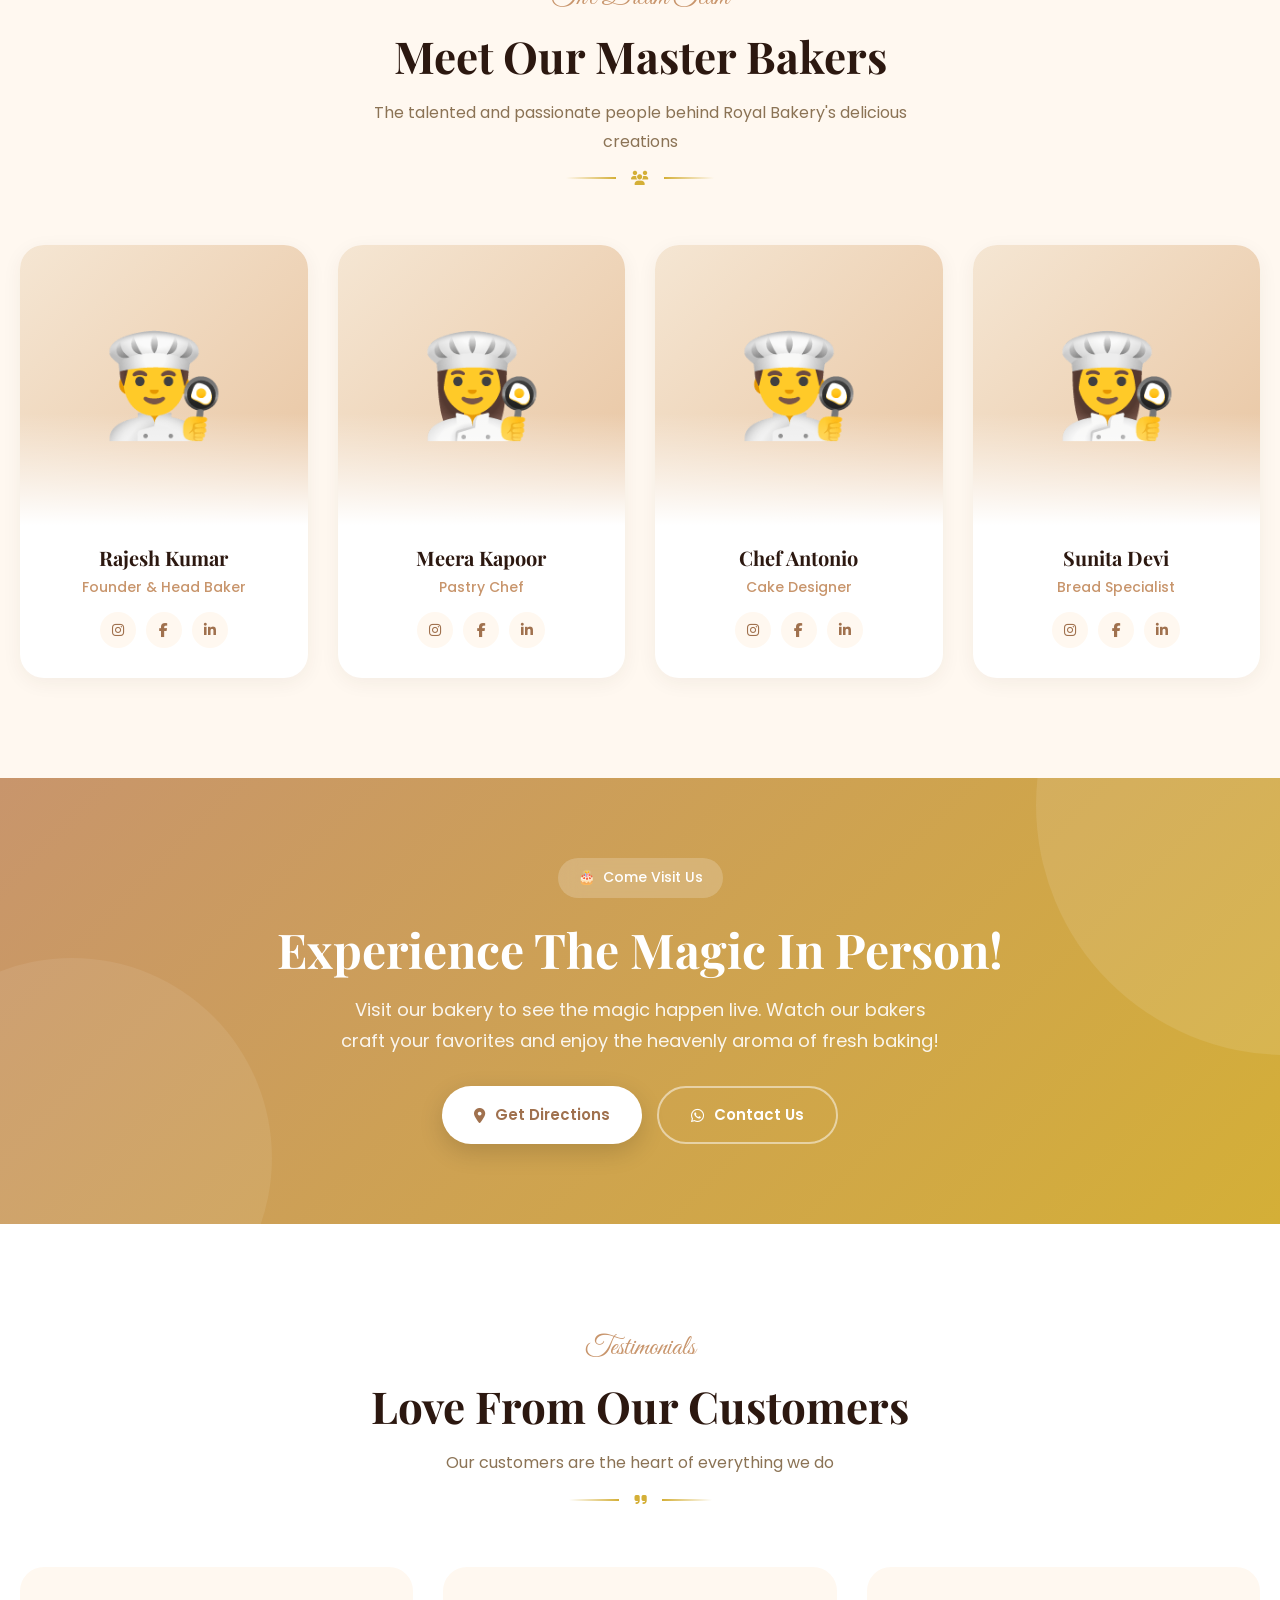
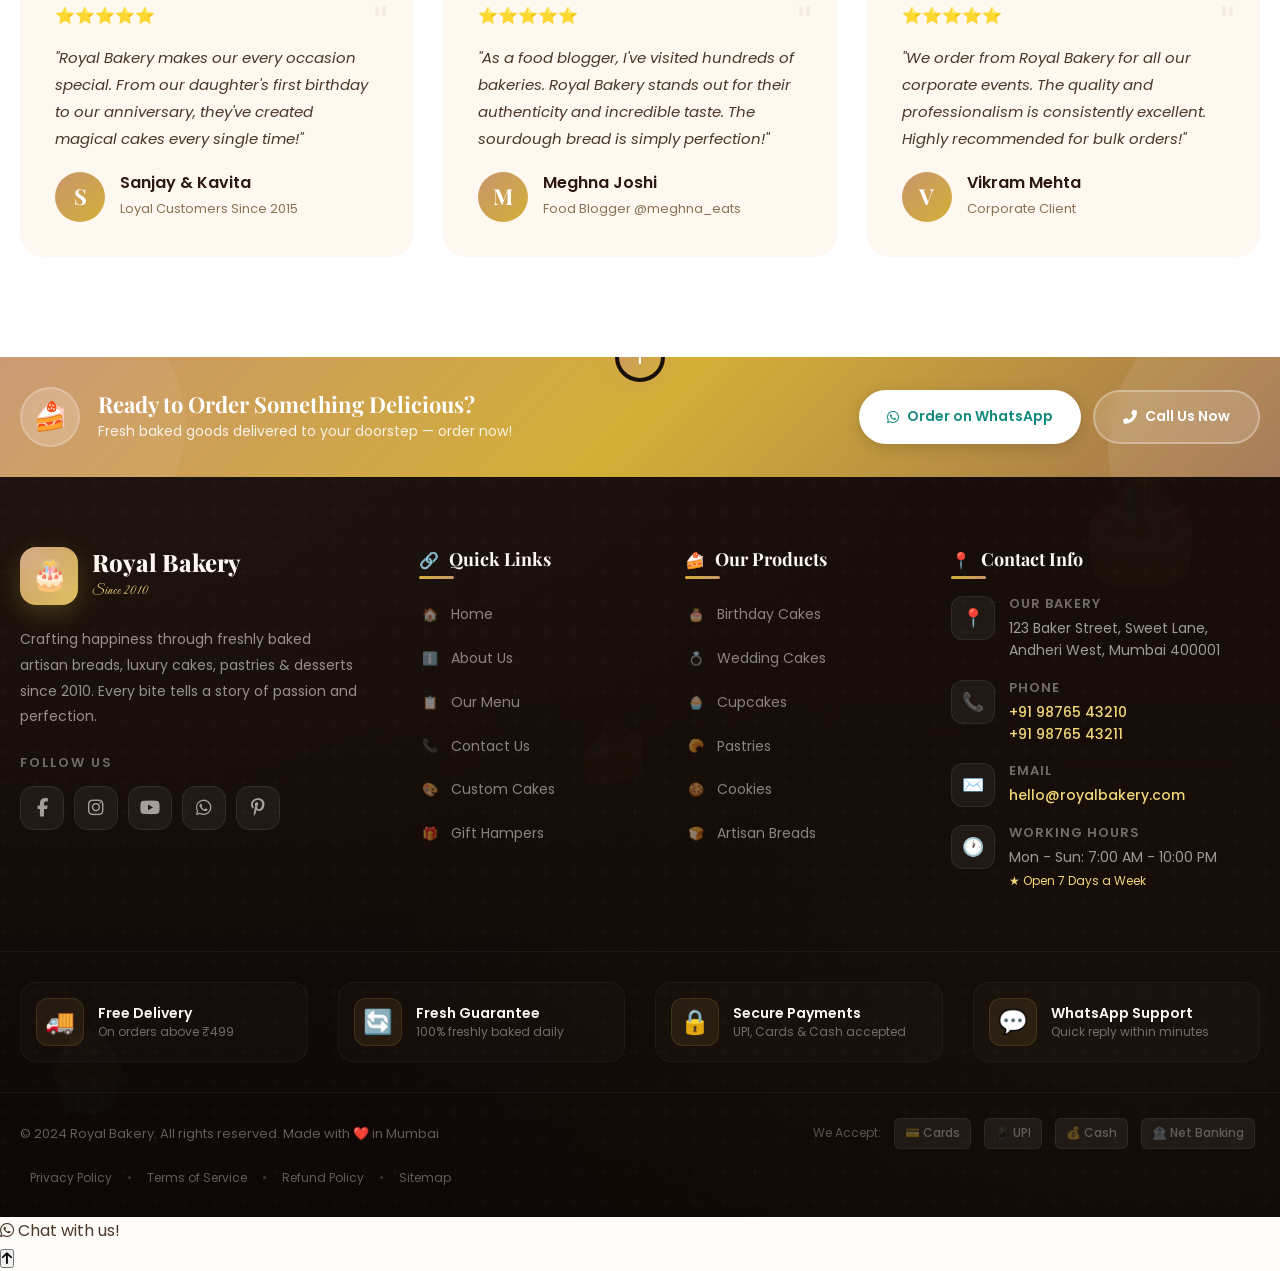
<file: about.html>
<!DOCTYPE html>
<html lang="en">
<head>
    <meta charset="UTF-8">
    <meta name="viewport" content="width=device-width, initial-scale=1.0">
    <title>About Us - Royal Bakery</title>
    <link rel="stylesheet" href="style.css">
    <link rel="stylesheet" href="https://cdnjs.cloudflare.com/ajax/libs/font-awesome/6.5.0/css/all.min.css">
</head>
<body>

    <!-- Preloader -->
    <div class="preloader" id="preloader">
        <div class="preloader-icon"></div>
        <p>Baking Happiness...</p>
    </div>

    <!-- Top Bar -->
    <div class="top-bar">
        <div class="container">
            <div class="top-bar-left">
                <a href="tel:+919876543210"><i class="fas fa-phone"></i> +91 98765 43210</a>
                <a href="mailto:hello@royalbakery.com"><i class="fas fa-envelope"></i> hello@royalbakery.com</a>
                <a><i class="fas fa-clock"></i> Mon-Sun: 7AM - 10PM</a>
            </div>
            <div class="top-bar-right">
                <a href="#"><i class="fab fa-facebook-f"></i></a>
                <a href="#"><i class="fab fa-instagram"></i></a>
                <a href="#"><i class="fab fa-youtube"></i></a>
                <a href="#"><i class="fab fa-whatsapp"></i></a>
            </div>
        </div>
    </div>

    <!-- Navbar -->
    <nav class="navbar" id="navbar">
        <div class="container">
            <a href="index.html" class="logo">
                <div class="logo-icon">🎂</div>
                <div class="logo-text">
                    <h1>Royal Bakery</h1>
                    <span>Since 2010</span>
                </div>
            </a>
            <div class="nav-links" id="navLinks">
                <a href="index.html">Home</a>
                <a href="about.html" class="active">About Us</a>
                <a href="menu.html">Our Menu</a>
                <a href="contact.html">Contact</a>
                <a href="menu.html" class="nav-order-btn">🛒 Order Now</a>
            </div>
            <div class="menu-toggle" id="menuToggle">
                <span></span>
                <span></span>
                <span></span>
            </div>
        </div>
    </nav>

    <!-- Page Hero -->
    <section class="page-hero">
        <div class="container">
            <div class="breadcrumb">
                <a href="index.html">Home</a>
                <span>/</span>
                <span>About Us</span>
            </div>
            <h1>Our Sweet Story</h1>
            <p>Discover the passion, tradition, and love behind every baked creation at Royal Bakery</p>
        </div>
    </section>

    <!-- About Story Section -->
    <section class="about-story section-padding">
        <div class="container">
            <div class="about-image-container reveal-left">
                <div class="about-main-image">👨‍🍳</div>
                <div class="about-experience-badge">
                    <span class="years">15+</span>
                    <span>Years of</span>
                    <span>Excellence</span>
                </div>
            </div>
            <div class="about-text reveal-right">
                <span class="sub-title">Our Story</span>
                <h2>Baking Dreams Since 2010</h2>
                <p>Royal Bakery was born from a simple dream — to create the finest baked goods that bring smiles to people's faces. Founded by Master Baker Rajesh Kumar in 2010, we started as a small neighborhood bakery with just three recipes and an oven full of passion.</p>
                <p>Today, we have grown into one of the city's most beloved bakeries, serving over 500 customers daily with more than 100 unique recipes. But our core values remain the same — freshness, quality, and love in every bite.</p>
                <p>Every morning at 4 AM, our bakers begin their craft, kneading dough, tempering chocolate, and creating the magic that fills our display cases by sunrise. We source our ingredients from the finest suppliers — Belgian chocolate, French butter, farm-fresh eggs, and premium flour.</p>
                <div class="about-features">
                    <div class="about-feature">
                        <span>🌾</span>
                        <span>100% Natural Ingredients</span>
                    </div>
                    <div class="about-feature">
                        <span>🏆</span>
                        <span>Award Winning Recipes</span>
                    </div>
                    <div class="about-feature">
                        <span>✅</span>
                        <span>FSSAI Certified</span>
                    </div>
                    <div class="about-feature">
                        <span>❌</span>
                        <span>No Preservatives</span>
                    </div>
                    <div class="about-feature">
                        <span>🥚</span>
                        <span>Eggless Options Available</span>
                    </div>
                    <div class="about-feature">
                        <span>🎨</span>
                        <span>Custom Cake Designs</span>
                    </div>
                </div>
                <a href="menu.html" class="btn btn-primary">
                    <i class="fas fa-shopping-bag"></i> Explore Our Menu
                </a>
            </div>
        </div>
    </section>

    <!-- Milestones Section -->
    <section class="milestones-section">
        <div class="container">
            <div class="milestones-grid">
                <div class="milestone reveal">
                    <span class="milestone-icon">🎂</span>
                    <span class="milestone-number" data-count="50000">0</span>
                    <span class="milestone-label">Cakes Baked</span>
                </div>
                <div class="milestone reveal">
                    <span class="milestone-icon">😊</span>
                    <span class="milestone-number" data-count="25000">0</span>
                    <span class="milestone-label">Happy Customers</span>
                </div>
                <div class="milestone reveal">
                    <span class="milestone-icon">📋</span>
                    <span class="milestone-number" data-count="100">0</span>
                    <span class="milestone-label">Unique Recipes</span>
                </div>
                <div class="milestone reveal">
                    <span class="milestone-icon">🏆</span>
                    <span class="milestone-number" data-count="12">0</span>
                    <span class="milestone-label">Awards Won</span>
                </div>
            </div>
        </div>
    </section>

    <!-- Our Values -->
    <section class="values-section section-padding">
        <div class="container">
            <div class="section-header reveal">
                <span class="sub-title">What We Believe</span>
                <h2>Our Core Values</h2>
                <p>These are the principles that guide everything we do at Royal Bakery</p>
                <div class="section-divider">
                    <span></span>
                    <i class="fas fa-heart"></i>
                    <span></span>
                </div>
            </div>
            <div class="values-grid">
                <div class="value-card reveal">
                    <span class="value-icon">✨</span>
                    <h3>Quality First</h3>
                    <p>We never compromise on quality. From selecting the finest ingredients to the final presentation, every step meets our premium standards. Only the best reaches our customers.</p>
                </div>
                <div class="value-card reveal">
                    <span class="value-icon">🌿</span>
                    <h3>Fresh & Natural</h3>
                    <p>No preservatives, no artificial colors. Everything is baked fresh daily using natural ingredients. What you taste is pure, wholesome goodness in every single bite.</p>
                </div>
                <div class="value-card reveal">
                    <span class="value-icon">💖</span>
                    <h3>Made With Love</h3>
                    <p>Baking isn't just our business — it's our passion. Every cake, every cookie, every bread is crafted with genuine love and care by our dedicated artisan bakers.</p>
                </div>
                <div class="value-card reveal">
                    <span class="value-icon">🤝</span>
                    <h3>Customer Happiness</h3>
                    <p>Your satisfaction is our biggest reward. We go above and beyond to ensure every order brings a smile to your face and sweetness to your celebrations.</p>
                </div>
                <div class="value-card reveal">
                    <span class="value-icon">🌍</span>
                    <h3>Sustainability</h3>
                    <p>We care about our planet. We use eco-friendly packaging, minimize food waste, and support local farmers and suppliers to build a sustainable future.</p>
                </div>
                <div class="value-card reveal">
                    <span class="value-icon">🎯</span>
                    <h3>Innovation</h3>
                    <p>While we respect traditional recipes, we constantly experiment with new flavors, designs, and techniques to surprise and delight our customers with unique creations.</p>
                </div>
            </div>
        </div>
    </section>

    <!-- Our Team -->
    <section class="team-section section-padding">
        <div class="container">
            <div class="section-header reveal">
                <span class="sub-title">The Dream Team</span>
                <h2>Meet Our Master Bakers</h2>
                <p>The talented and passionate people behind Royal Bakery's delicious creations</p>
                <div class="section-divider">
                    <span></span>
                    <i class="fas fa-users"></i>
                    <span></span>
                </div>
            </div>
            <div class="team-grid">
                <div class="team-card reveal">
                    <div class="team-image">👨‍🍳</div>
                    <div class="team-info">
                        <h3>Rajesh Kumar</h3>
                        <span class="role">Founder & Head Baker</span>
                        <div class="team-social">
                            <a href="#"><i class="fab fa-instagram"></i></a>
                            <a href="#"><i class="fab fa-facebook-f"></i></a>
                            <a href="#"><i class="fab fa-linkedin-in"></i></a>
                        </div>
                    </div>
                </div>
                <div class="team-card reveal">
                    <div class="team-image">👩‍🍳</div>
                    <div class="team-info">
                        <h3>Meera Kapoor</h3>
                        <span class="role">Pastry Chef</span>
                        <div class="team-social">
                            <a href="#"><i class="fab fa-instagram"></i></a>
                            <a href="#"><i class="fab fa-facebook-f"></i></a>
                            <a href="#"><i class="fab fa-linkedin-in"></i></a>
                        </div>
                    </div>
                </div>
                <div class="team-card reveal">
                    <div class="team-image">👨‍🍳</div>
                    <div class="team-info">
                        <h3>Chef Antonio</h3>
                        <span class="role">Cake Designer</span>
                        <div class="team-social">
                            <a href="#"><i class="fab fa-instagram"></i></a>
                            <a href="#"><i class="fab fa-facebook-f"></i></a>
                            <a href="#"><i class="fab fa-linkedin-in"></i></a>
                        </div>
                    </div>
                </div>
                <div class="team-card reveal">
                    <div class="team-image">👩‍🍳</div>
                    <div class="team-info">
                        <h3>Sunita Devi</h3>
                        <span class="role">Bread Specialist</span>
                        <div class="team-social">
                            <a href="#"><i class="fab fa-instagram"></i></a>
                            <a href="#"><i class="fab fa-facebook-f"></i></a>
                            <a href="#"><i class="fab fa-linkedin-in"></i></a>
                        </div>
                    </div>
                </div>
            </div>
        </div>
    </section>

    <!-- CTA Section -->
    <section class="cta-section">
        <div class="container">
            <div class="cta-content reveal">
                <div class="cta-badge">
                    <span>🎂</span> Come Visit Us
                </div>
                <h2>Experience The Magic In Person!</h2>
                <p>Visit our bakery to see the magic happen live. Watch our bakers craft your favorites and enjoy the heavenly aroma of fresh baking!</p>
                <div class="cta-buttons">
                    <a href="contact.html" class="btn btn-white">
                        <i class="fas fa-map-marker-alt"></i> Get Directions
                    </a>
                    <a href="https://wa.me/919876543210?text=Hi! I would like to visit your bakery. What are the timings?" target="_blank" class="btn btn-outline-white">
                        <i class="fab fa-whatsapp"></i> Contact Us
                    </a>
                </div>
            </div>
        </div>
    </section>

    <!-- Testimonials Section -->
    <section class="testimonials-section section-padding">
        <div class="container">
            <div class="section-header reveal">
                <span class="sub-title">Testimonials</span>
                <h2>Love From Our Customers</h2>
                <p>Our customers are the heart of everything we do</p>
                <div class="section-divider">
                    <span></span>
                    <i class="fas fa-quote-right"></i>
                    <span></span>
                </div>
            </div>
            <div class="testimonials-grid">
                <div class="testimonial-card reveal">
                    <span class="quote-icon">"</span>
                    <div class="tc-stars">⭐⭐⭐⭐⭐</div>
                    <p>"Royal Bakery makes our every occasion special. From our daughter's first birthday to our anniversary, they've created magical cakes every single time!"</p>
                    <div class="tc-author">
                        <div class="author-avatar">S</div>
                        <div class="author-info">
                            <h4>Sanjay & Kavita</h4>
                            <span>Loyal Customers Since 2015</span>
                        </div>
                    </div>
                </div>
                <div class="testimonial-card reveal">
                    <span class="quote-icon">"</span>
                    <div class="tc-stars">⭐⭐⭐⭐⭐</div>
                    <p>"As a food blogger, I've visited hundreds of bakeries. Royal Bakery stands out for their authenticity and incredible taste. The sourdough bread is simply perfection!"</p>
                    <div class="tc-author">
                        <div class="author-avatar">M</div>
                        <div class="author-info">
                            <h4>Meghna Joshi</h4>
                            <span>Food Blogger @meghna_eats</span>
                        </div>
                    </div>
                </div>
                <div class="testimonial-card reveal">
                    <span class="quote-icon">"</span>
                    <div class="tc-stars">⭐⭐⭐⭐⭐</div>
                    <p>"We order from Royal Bakery for all our corporate events. The quality and professionalism is consistently excellent. Highly recommended for bulk orders!"</p>
                    <div class="tc-author">
                        <div class="author-avatar">V</div>
                        <div class="author-info">
                            <h4>Vikram Mehta</h4>
                            <span>Corporate Client</span>
                        </div>
                    </div>
                </div>
            </div>
        </div>
    </section>

   <!-- ============================================
     FOOTER - PREMIUM DESIGN
     ============================================ -->
<footer class="footer">

    <!-- Floating Decorations -->
    <div class="footer-decoration deco-1">🎂</div>
    <div class="footer-decoration deco-2">🧁</div>
    <div class="footer-decoration deco-3">🍰</div>

    <!-- Scroll To Top Button -->
    <div class="footer-scroll-top">
        <button onclick="window.scrollTo({top:0,behavior:'smooth'})" title="Back to Top">
            <i class="fas fa-arrow-up"></i>
        </button>
    </div>

    <!-- ---- CTA STRIP ---- -->
    <div class="footer-cta-strip">
        <div class="container">
            <div class="footer-cta-inner">
                <div class="footer-cta-text">
                    <div class="footer-cta-icon">🍰</div>
                    <div>
                        <h3>Ready to Order Something Delicious?</h3>
                        <p>Fresh baked goods delivered to your doorstep — order now!</p>
                    </div>
                </div>
                <div class="footer-cta-buttons">
                    <a href="https://wa.me/919876543210?text=Hi Royal Bakery! I'd like to place an order 🎂" target="_blank" class="footer-cta-btn btn-wa">
                        <i class="fab fa-whatsapp"></i> Order on WhatsApp
                    </a>
                    <a href="tel:+919876543210" class="footer-cta-btn btn-call">
                        <i class="fas fa-phone-alt"></i> Call Us Now
                    </a>
                </div>
            </div>
        </div>
    </div>

    <!-- ---- MAIN FOOTER ---- -->
    <div class="footer-main">
        <div class="container">
            <div class="footer-grid">

                <!-- Column 1: About -->
                <div class="footer-about">
                    <a href="index.html" class="footer-logo">
                        <div class="footer-logo-icon">🎂</div>
                        <div class="footer-logo-text">
                            <h2>Royal Bakery</h2>
                            <span>Since 2010</span>
                        </div>
                    </a>
                    <p>Crafting happiness through freshly baked artisan breads, luxury cakes, pastries & desserts since 2010. Every bite tells a story of passion and perfection.</p>
                    <div class="footer-social-wrapper">
                        <h4>Follow Us</h4>
                        <div class="footer-social">
                            <a href="#" aria-label="Facebook"><i class="fab fa-facebook-f"></i></a>
                            <a href="#" aria-label="Instagram"><i class="fab fa-instagram"></i></a>
                            <a href="#" aria-label="YouTube"><i class="fab fa-youtube"></i></a>
                            <a href="#" aria-label="WhatsApp"><i class="fab fa-whatsapp"></i></a>
                            <a href="#" aria-label="Pinterest"><i class="fab fa-pinterest-p"></i></a>
                        </div>
                    </div>
                </div>

                <!-- Column 2: Quick Links -->
                <div class="footer-col">
                    <h3><span class="col-icon">🔗</span> Quick Links</h3>
                    <ul class="footer-links">
                        <li>
                            <a href="index.html">
                                <span class="link-icon">🏠</span> Home
                                <span class="link-arrow">→</span>
                            </a>
                        </li>
                        <li>
                            <a href="about.html">
                                <span class="link-icon">ℹ️</span> About Us
                                <span class="link-arrow">→</span>
                            </a>
                        </li>
                        <li>
                            <a href="menu.html">
                                <span class="link-icon">📋</span> Our Menu
                                <span class="link-arrow">→</span>
                            </a>
                        </li>
                        <li>
                            <a href="contact.html">
                                <span class="link-icon">📞</span> Contact Us
                                <span class="link-arrow">→</span>
                            </a>
                        </li>
                        <li>
                            <a href="menu.html">
                                <span class="link-icon">🎨</span> Custom Cakes
                                <span class="link-arrow">→</span>
                            </a>
                        </li>
                        <li>
                            <a href="#">
                                <span class="link-icon">🎁</span> Gift Hampers
                                <span class="link-arrow">→</span>
                            </a>
                        </li>
                    </ul>
                </div>

                <!-- Column 3: Our Products -->
                <div class="footer-col">
                    <h3><span class="col-icon">🍰</span> Our Products</h3>
                    <ul class="footer-links">
                        <li>
                            <a href="menu.html">
                                <span class="link-icon">🎂</span> Birthday Cakes
                                <span class="link-arrow">→</span>
                            </a>
                        </li>
                        <li>
                            <a href="menu.html">
                                <span class="link-icon">💍</span> Wedding Cakes
                                <span class="link-arrow">→</span>
                            </a>
                        </li>
                        <li>
                            <a href="menu.html">
                                <span class="link-icon">🧁</span> Cupcakes
                                <span class="link-arrow">→</span>
                            </a>
                        </li>
                        <li>
                            <a href="menu.html">
                                <span class="link-icon">🥐</span> Pastries
                                <span class="link-arrow">→</span>
                            </a>
                        </li>
                        <li>
                            <a href="menu.html">
                                <span class="link-icon">🍪</span> Cookies
                                <span class="link-arrow">→</span>
                            </a>
                        </li>
                        <li>
                            <a href="menu.html">
                                <span class="link-icon">🍞</span> Artisan Breads
                                <span class="link-arrow">→</span>
                            </a>
                        </li>
                    </ul>
                </div>

                <!-- Column 4: Contact Info -->
                <div class="footer-col">
                    <h3><span class="col-icon">📍</span> Contact Info</h3>
                    <div class="footer-contact-list">
                        <div class="footer-contact-item">
                            <div class="fci-icon-box">📍</div>
                            <div class="fci-content">
                                <h4>Our Bakery</h4>
                                <p>123 Baker Street, Sweet Lane,<br>Andheri West, Mumbai 400001</p>
                            </div>
                        </div>
                        <div class="footer-contact-item">
                            <div class="fci-icon-box">📞</div>
                            <div class="fci-content">
                                <h4>Phone</h4>
                                <p>
                                    <a href="tel:+919876543210">+91 98765 43210</a><br>
                                    <a href="tel:+919876543211">+91 98765 43211</a>
                                </p>
                            </div>
                        </div>
                        <div class="footer-contact-item">
                            <div class="fci-icon-box">✉️</div>
                            <div class="fci-content">
                                <h4>Email</h4>
                                <p><a href="mailto:hello@royalbakery.com">hello@royalbakery.com</a></p>
                            </div>
                        </div>
                        <div class="footer-contact-item">
                            <div class="fci-icon-box">🕐</div>
                            <div class="fci-content">
                                <h4>Working Hours</h4>
                                <p>Mon - Sun: 7:00 AM - 10:00 PM<br>
                                <span style="color: var(--gold-light); font-size: 12px;">★ Open 7 Days a Week</span></p>
                            </div>
                        </div>
                    </div>
                </div>

            </div>
        </div>
    </div>

    <!-- ---- FEATURES STRIP ---- -->
    <div class="footer-features">
        <div class="container">
            <div class="footer-features-grid">
                <div class="footer-feature">
                    <div class="ff-icon">🚚</div>
                    <div class="ff-text">
                        <h4>Free Delivery</h4>
                        <p>On orders above ₹499</p>
                    </div>
                </div>
                <div class="footer-feature">
                    <div class="ff-icon">🔄</div>
                    <div class="ff-text">
                        <h4>Fresh Guarantee</h4>
                        <p>100% freshly baked daily</p>
                    </div>
                </div>
                <div class="footer-feature">
                    <div class="ff-icon">🔒</div>
                    <div class="ff-text">
                        <h4>Secure Payments</h4>
                        <p>UPI, Cards & Cash accepted</p>
                    </div>
                </div>
                <div class="footer-feature">
                    <div class="ff-icon">💬</div>
                    <div class="ff-text">
                        <h4>WhatsApp Support</h4>
                        <p>Quick reply within minutes</p>
                    </div>
                </div>
            </div>
        </div>
    </div>

    <!-- ---- BOTTOM BAR ---- -->
    <div class="footer-bottom">
        <div class="container">
            <div class="footer-bottom-inner">
                <div class="footer-bottom-left">
                    <p>© 2024 Royal Bakery. All rights reserved. Made with <span class="heart-icon">❤️</span> in Mumbai</p>
                </div>
                <div class="footer-bottom-center">
                    <div class="payment-methods">
                        <span>We Accept:</span>
                        <span class="payment-badge">💳 Cards</span>
                        <span class="payment-badge">📱 UPI</span>
                        <span class="payment-badge">💰 Cash</span>
                        <span class="payment-badge">🏦 Net Banking</span>
                    </div>
                </div>
                <div class="footer-bottom-links">
                    <a href="#">Privacy Policy</a>
                    <span class="separator"></span>
                    <a href="#">Terms of Service</a>
                    <span class="separator"></span>
                    <a href="#">Refund Policy</a>
                    <span class="separator"></span>
                    <a href="#">Sitemap</a>
                </div>
            </div>
        </div>
    </div>

</footer>
    <!-- WhatsApp Float -->
    <div class="whatsapp-float">
        <a href="https://wa.me/919876543210?text=Hi Royal Bakery! I want to know more about you 🍰" target="_blank">
            <i class="fab fa-whatsapp"></i>
            <span class="wa-tooltip">Chat with us!</span>
        </a>
    </div>

    <button class="back-to-top" id="backToTop"><i class="fas fa-arrow-up"></i></button>

    <script src="script.js"></script>
</body>
</html>
</file>
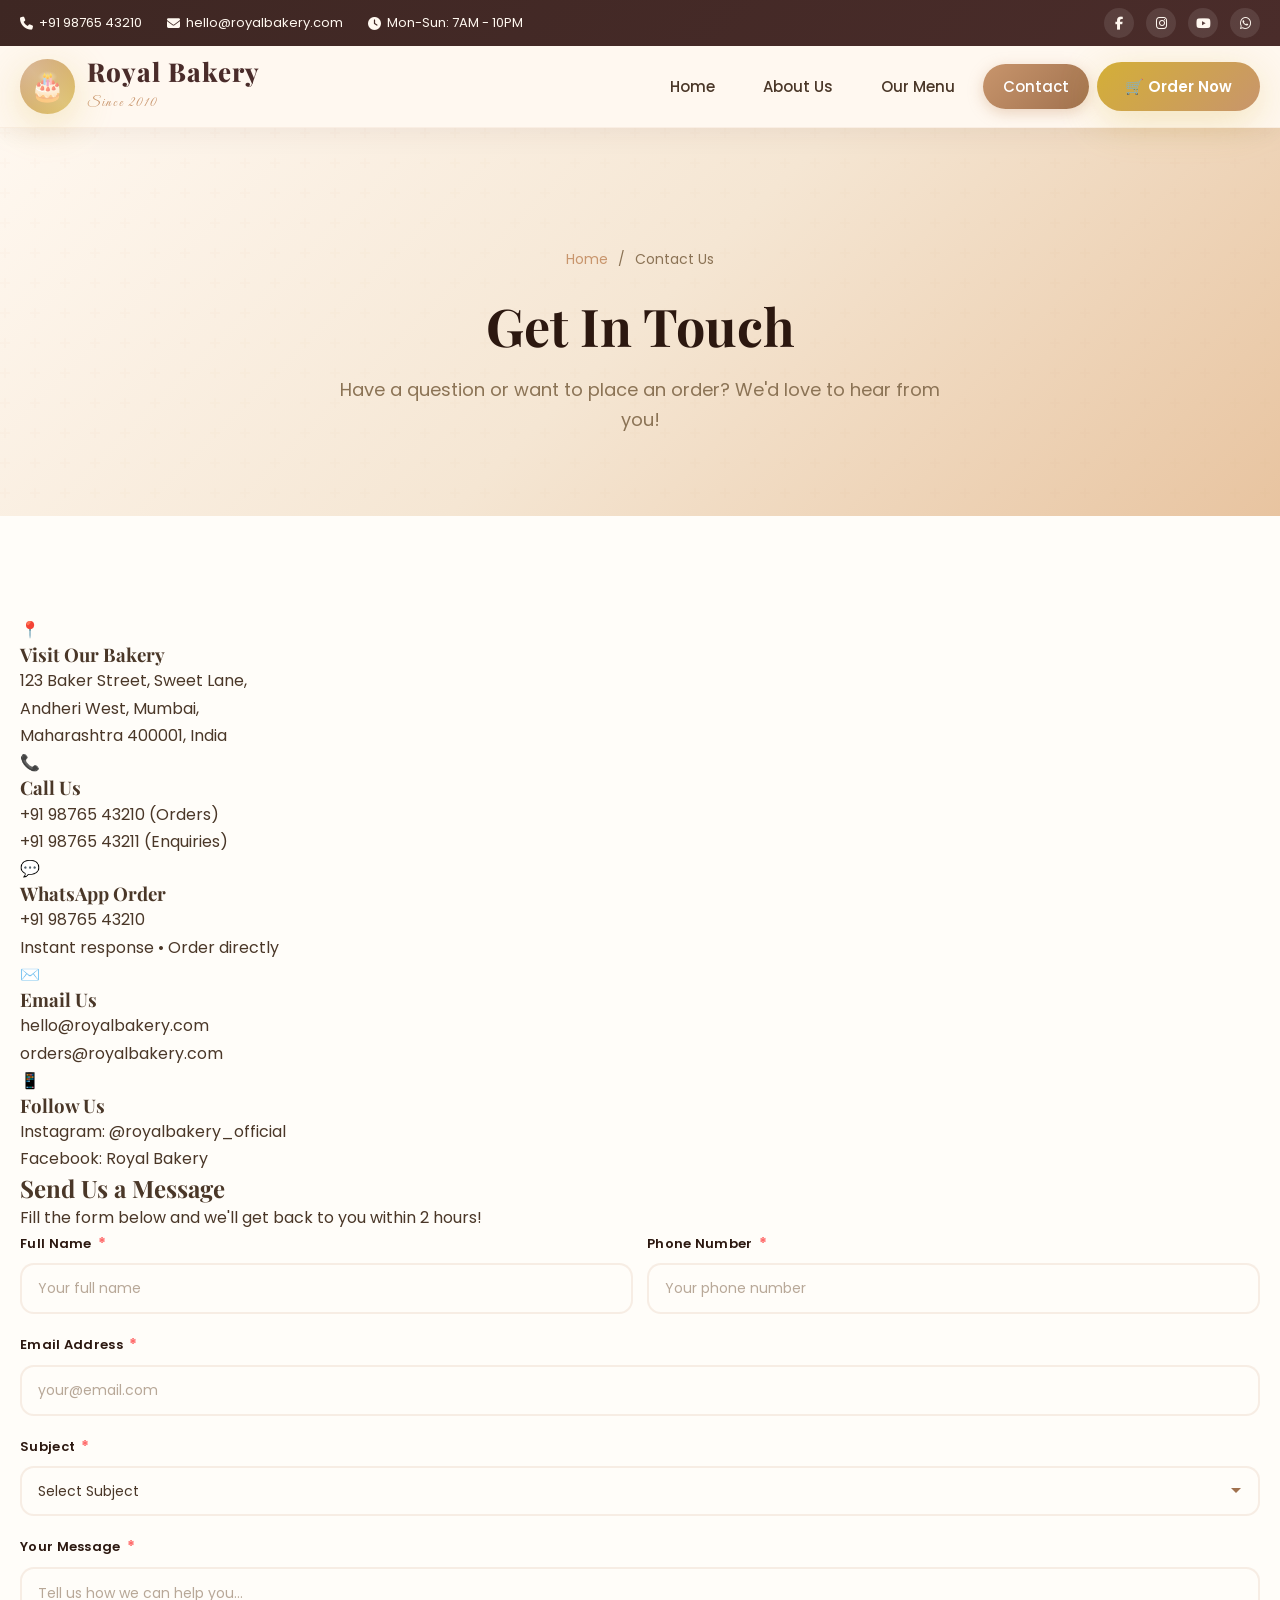
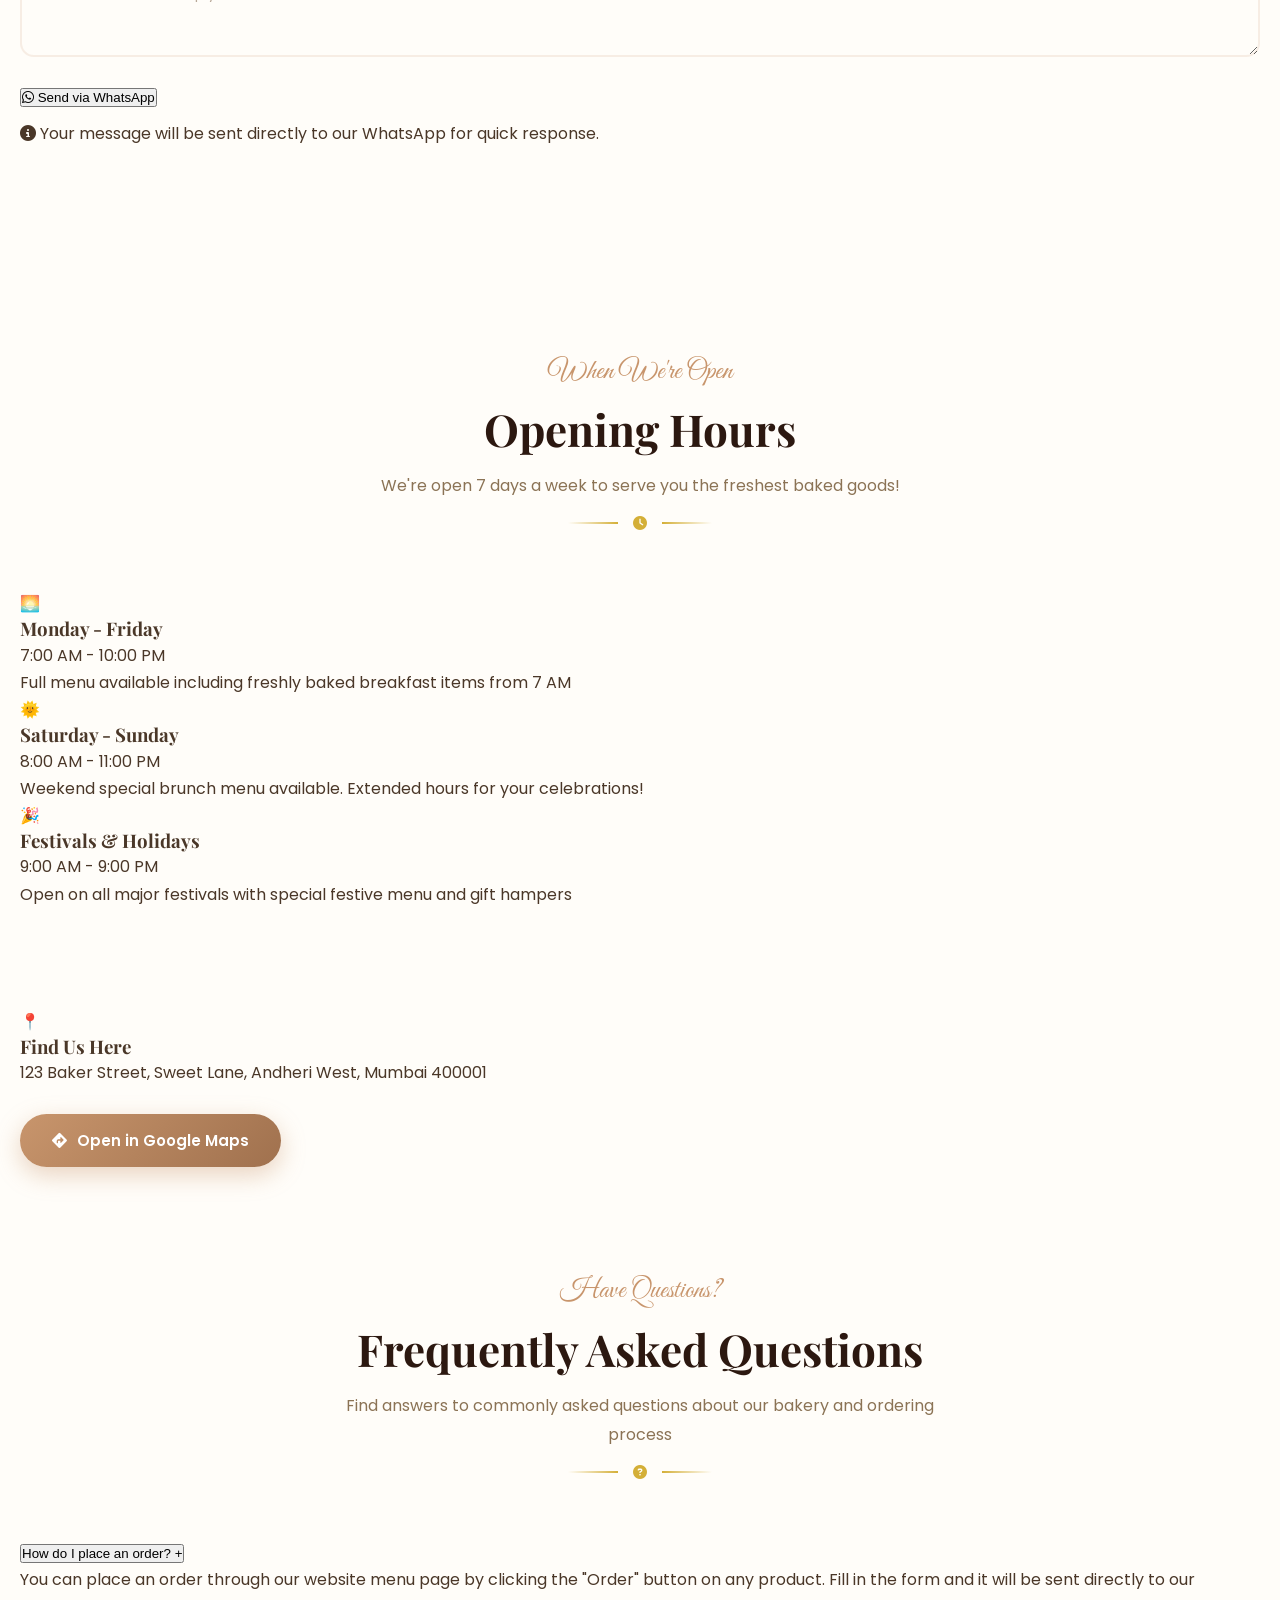
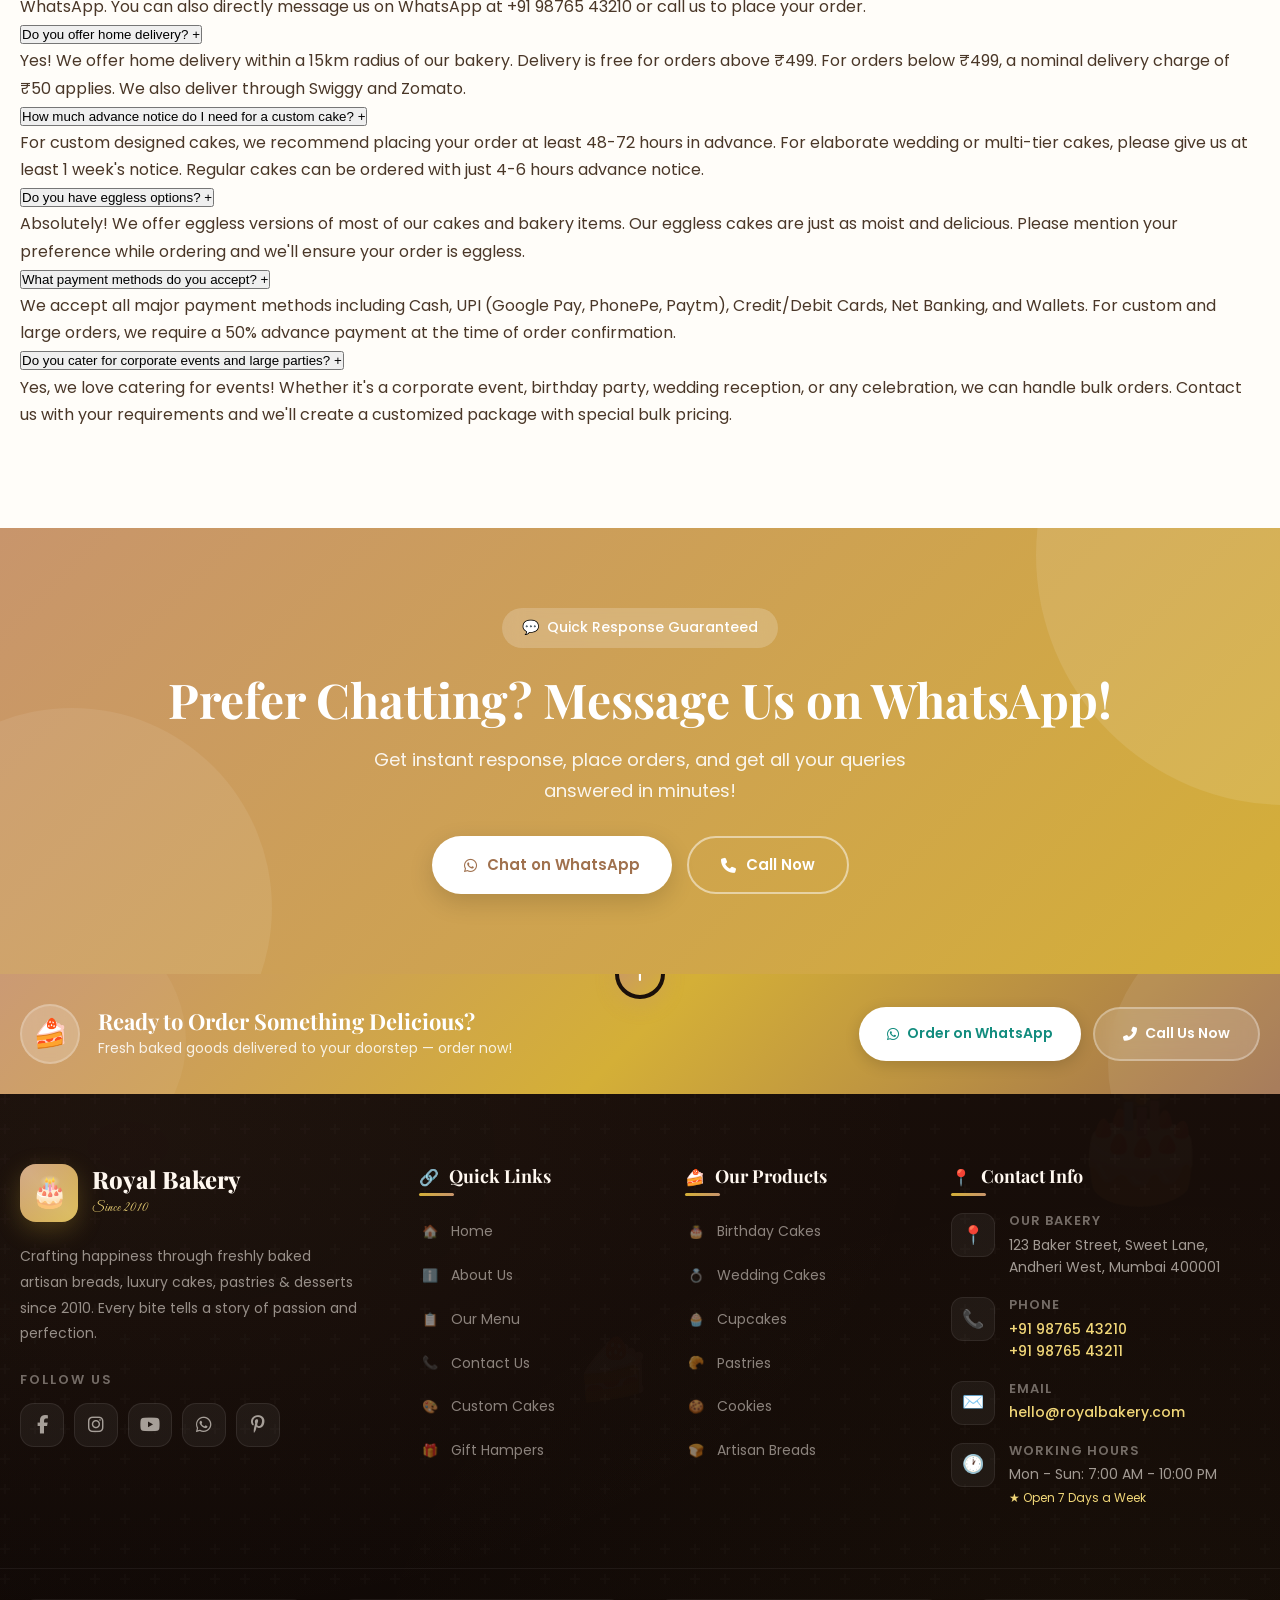
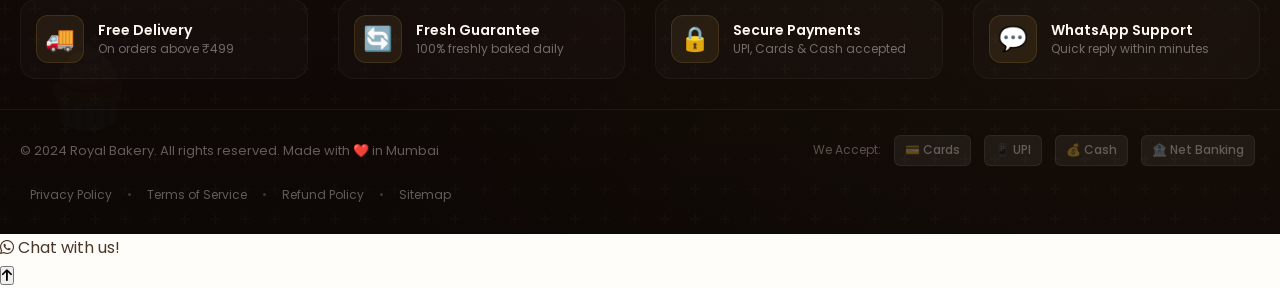
<file: contact.html>
<!DOCTYPE html>
<html lang="en">
<head>
    <meta charset="UTF-8">
    <meta name="viewport" content="width=device-width, initial-scale=1.0">
    <title>Contact Us - Royal Bakery</title>
    <link rel="stylesheet" href="style.css">
    <link rel="stylesheet" href="https://cdnjs.cloudflare.com/ajax/libs/font-awesome/6.5.0/css/all.min.css">
</head>
<body>

    <!-- Preloader -->
    <div class="preloader" id="preloader">
        <div class="preloader-icon"></div>
        <p>Loading...</p>
    </div>

    <!-- Top Bar -->
    <div class="top-bar">
        <div class="container">
            <div class="top-bar-left">
                <a href="tel:+919876543210"><i class="fas fa-phone"></i> +91 98765 43210</a>
                <a href="mailto:hello@royalbakery.com"><i class="fas fa-envelope"></i> hello@royalbakery.com</a>
                <a><i class="fas fa-clock"></i> Mon-Sun: 7AM - 10PM</a>
            </div>
            <div class="top-bar-right">
                <a href="#"><i class="fab fa-facebook-f"></i></a>
                <a href="#"><i class="fab fa-instagram"></i></a>
                <a href="#"><i class="fab fa-youtube"></i></a>
                <a href="#"><i class="fab fa-whatsapp"></i></a>
            </div>
        </div>
    </div>

    <!-- Navbar -->
    <nav class="navbar" id="navbar">
        <div class="container">
            <a href="index.html" class="logo">
                <div class="logo-icon">🎂</div>
                <div class="logo-text">
                    <h1>Royal Bakery</h1>
                    <span>Since 2010</span>
                </div>
            </a>
            <div class="nav-links" id="navLinks">
                <a href="index.html">Home</a>
                <a href="about.html">About Us</a>
                <a href="menu.html">Our Menu</a>
                <a href="contact.html" class="active">Contact</a>
                <a href="menu.html" class="nav-order-btn">🛒 Order Now</a>
            </div>
            <div class="menu-toggle" id="menuToggle">
                <span></span>
                <span></span>
                <span></span>
            </div>
        </div>
    </nav>

    <!-- Page Hero -->
    <section class="page-hero">
        <div class="container">
            <div class="breadcrumb">
                <a href="index.html">Home</a>
                <span>/</span>
                <span>Contact Us</span>
            </div>
            <h1>Get In Touch</h1>
            <p>Have a question or want to place an order? We'd love to hear from you!</p>
        </div>
    </section>

    <!-- Contact Section -->
    <section class="contact-section section-padding">
        <div class="container">
            <div class="contact-grid">
                <!-- Contact Info -->
                <div class="contact-info-cards reveal-left">
                    <div class="contact-card">
                        <div class="cc-icon">📍</div>
                        <div>
                            <h3>Visit Our Bakery</h3>
                            <p>123 Baker Street, Sweet Lane,<br>Andheri West, Mumbai,<br>Maharashtra 400001, India</p>
                        </div>
                    </div>
                    <div class="contact-card">
                        <div class="cc-icon">📞</div>
                        <div>
                            <h3>Call Us</h3>
                            <p>
                                <a href="tel:+919876543210">+91 98765 43210</a> (Orders)<br>
                                <a href="tel:+919876543211">+91 98765 43211</a> (Enquiries)
                            </p>
                        </div>
                    </div>
                    <div class="contact-card">
                        <div class="cc-icon">💬</div>
                        <div>
                            <h3>WhatsApp Order</h3>
                            <p>
                                <a href="https://wa.me/919876543210" target="_blank">+91 98765 43210</a><br>
                                Instant response • Order directly
                            </p>
                        </div>
                    </div>
                    <div class="contact-card">
                        <div class="cc-icon">✉️</div>
                        <div>
                            <h3>Email Us</h3>
                            <p>
                                <a href="mailto:hello@royalbakery.com">hello@royalbakery.com</a><br>
                                <a href="mailto:orders@royalbakery.com">orders@royalbakery.com</a>
                            </p>
                        </div>
                    </div>
                    <div class="contact-card">
                        <div class="cc-icon">📱</div>
                        <div>
                            <h3>Follow Us</h3>
                            <p>
                                Instagram: <a href="#">@royalbakery_official</a><br>
                                Facebook: <a href="#">Royal Bakery</a>
                            </p>
                        </div>
                    </div>
                </div>

                <!-- Contact Form -->
                <div class="contact-form-container reveal-right">
                    <h2>Send Us a Message</h2>
                    <p>Fill the form below and we'll get back to you within 2 hours!</p>
                    <form class="contact-form" id="contactForm" onsubmit="return handleContactForm(event)">
                        <div class="form-row">
                            <div class="form-group">
                                <label>Full Name <span class="required">*</span></label>
                                <input type="text" id="c-name" placeholder="Your full name" required>
                            </div>
                            <div class="form-group">
                                <label>Phone Number <span class="required">*</span></label>
                                <input type="tel" id="c-phone" placeholder="Your phone number" required>
                            </div>
                        </div>
                        <div class="form-group">
                            <label>Email Address <span class="required">*</span></label>
                            <input type="email" id="c-email" placeholder="your@email.com" required>
                        </div>
                        <div class="form-group">
                            <label>Subject <span class="required">*</span></label>
                            <select id="c-subject" required>
                                <option value="">Select Subject</option>
                                <option value="General Enquiry">General Enquiry</option>
                                <option value="Place an Order">Place an Order</option>
                                <option value="Custom Cake Order">Custom Cake Order</option>
                                <option value="Bulk/Corporate Order">Bulk/Corporate Order</option>
                                <option value="Feedback">Feedback</option>
                                <option value="Complaint">Complaint</option>
                                <option value="Franchise Enquiry">Franchise Enquiry</option>
                                <option value="Other">Other</option>
                            </select>
                        </div>
                        <div class="form-group">
                            <label>Your Message <span class="required">*</span></label>
                            <textarea id="c-message" placeholder="Tell us how we can help you..." required></textarea>
                        </div>
                        <button type="submit" class="contact-submit-btn">
                            <i class="fab fa-whatsapp"></i> Send via WhatsApp
                        </button>
                        <p class="form-note" style="margin-top: 10px;">
                            <i class="fas fa-info-circle"></i> Your message will be sent directly to our WhatsApp for quick response.
                        </p>
                    </form>
                </div>
            </div>
        </div>
    </section>

    <!-- Opening Hours -->
    <section class="hours-section section-padding">
        <div class="container">
            <div class="section-header reveal">
                <span class="sub-title">When We're Open</span>
                <h2>Opening Hours</h2>
                <p>We're open 7 days a week to serve you the freshest baked goods!</p>
                <div class="section-divider">
                    <span></span>
                    <i class="fas fa-clock"></i>
                    <span></span>
                </div>
            </div>
            <div class="hours-grid">
                <div class="hours-card reveal">
                    <span class="hours-icon">🌅</span>
                    <h3>Monday - Friday</h3>
                    <span class="time">7:00 AM - 10:00 PM</span>
                    <p>Full menu available including freshly baked breakfast items from 7 AM</p>
                </div>
                <div class="hours-card reveal">
                    <span class="hours-icon">🌞</span>
                    <h3>Saturday - Sunday</h3>
                    <span class="time">8:00 AM - 11:00 PM</span>
                    <p>Weekend special brunch menu available. Extended hours for your celebrations!</p>
                </div>
                <div class="hours-card reveal">
                    <span class="hours-icon">🎉</span>
                    <h3>Festivals & Holidays</h3>
                    <span class="time">9:00 AM - 9:00 PM</span>
                    <p>Open on all major festivals with special festive menu and gift hampers</p>
                </div>
            </div>
        </div>
    </section>

    <!-- Map Section -->
    <section class="map-section">
        <div class="container">
            <div class="map-container reveal">
                <div class="map-placeholder">
                    <span class="map-icon">📍</span>
                    <h3>Find Us Here</h3>
                    <p>123 Baker Street, Sweet Lane, Andheri West, Mumbai 400001</p>
                    <br>
                    <a href="https://maps.google.com/?q=Mumbai+Andheri+West" target="_blank" class="btn btn-primary">
                        <i class="fas fa-directions"></i> Open in Google Maps
                    </a>
                </div>
            </div>
        </div>
    </section>

    <!-- FAQ Section -->
    <section class="faq-section section-padding">
        <div class="container">
            <div class="section-header reveal">
                <span class="sub-title">Have Questions?</span>
                <h2>Frequently Asked Questions</h2>
                <p>Find answers to commonly asked questions about our bakery and ordering process</p>
                <div class="section-divider">
                    <span></span>
                    <i class="fas fa-question-circle"></i>
                    <span></span>
                </div>
            </div>
            <div class="faq-container">
                <div class="faq-item active reveal">
                    <button class="faq-question" onclick="toggleFaq(this)">
                        How do I place an order?
                        <span class="faq-toggle">+</span>
                    </button>
                    <div class="faq-answer">
                        <p>You can place an order through our website menu page by clicking the "Order" button on any product. Fill in the form and it will be sent directly to our WhatsApp. You can also directly message us on WhatsApp at +91 98765 43210 or call us to place your order.</p>
                    </div>
                </div>
                <div class="faq-item reveal">
                    <button class="faq-question" onclick="toggleFaq(this)">
                        Do you offer home delivery?
                        <span class="faq-toggle">+</span>
                    </button>
                    <div class="faq-answer">
                        <p>Yes! We offer home delivery within a 15km radius of our bakery. Delivery is free for orders above ₹499. For orders below ₹499, a nominal delivery charge of ₹50 applies. We also deliver through Swiggy and Zomato.</p>
                    </div>
                </div>
                <div class="faq-item reveal">
                    <button class="faq-question" onclick="toggleFaq(this)">
                        How much advance notice do I need for a custom cake?
                        <span class="faq-toggle">+</span>
                    </button>
                    <div class="faq-answer">
                        <p>For custom designed cakes, we recommend placing your order at least 48-72 hours in advance. For elaborate wedding or multi-tier cakes, please give us at least 1 week's notice. Regular cakes can be ordered with just 4-6 hours advance notice.</p>
                    </div>
                </div>
                <div class="faq-item reveal">
                    <button class="faq-question" onclick="toggleFaq(this)">
                        Do you have eggless options?
                        <span class="faq-toggle">+</span>
                    </button>
                    <div class="faq-answer">
                        <p>Absolutely! We offer eggless versions of most of our cakes and bakery items. Our eggless cakes are just as moist and delicious. Please mention your preference while ordering and we'll ensure your order is eggless.</p>
                    </div>
                </div>
                <div class="faq-item reveal">
                    <button class="faq-question" onclick="toggleFaq(this)">
                        What payment methods do you accept?
                        <span class="faq-toggle">+</span>
                    </button>
                    <div class="faq-answer">
                        <p>We accept all major payment methods including Cash, UPI (Google Pay, PhonePe, Paytm), Credit/Debit Cards, Net Banking, and Wallets. For custom and large orders, we require a 50% advance payment at the time of order confirmation.</p>
                    </div>
                </div>
                <div class="faq-item reveal">
                    <button class="faq-question" onclick="toggleFaq(this)">
                        Do you cater for corporate events and large parties?
                        <span class="faq-toggle">+</span>
                    </button>
                    <div class="faq-answer">
                        <p>Yes, we love catering for events! Whether it's a corporate event, birthday party, wedding reception, or any celebration, we can handle bulk orders. Contact us with your requirements and we'll create a customized package with special bulk pricing.</p>
                    </div>
                </div>
            </div>
        </div>
    </section>

    <!-- CTA Section -->
    <section class="cta-section">
        <div class="container">
            <div class="cta-content reveal">
                <div class="cta-badge">
                    <span>💬</span> Quick Response Guaranteed
                </div>
                <h2>Prefer Chatting? Message Us on WhatsApp!</h2>
                <p>Get instant response, place orders, and get all your queries answered in minutes!</p>
                <div class="cta-buttons">
                    <a href="https://wa.me/919876543210?text=Hi Royal Bakery! I have a query." target="_blank" class="btn btn-white">
                        <i class="fab fa-whatsapp"></i> Chat on WhatsApp
                    </a>
                    <a href="tel:+919876543210" class="btn btn-outline-white">
                        <i class="fas fa-phone"></i> Call Now
                    </a>
                </div>
            </div>
        </div>
    </section>

  <!-- ============================================
     FOOTER - PREMIUM DESIGN
     ============================================ -->
<footer class="footer">

    <!-- Floating Decorations -->
    <div class="footer-decoration deco-1">🎂</div>
    <div class="footer-decoration deco-2">🧁</div>
    <div class="footer-decoration deco-3">🍰</div>

    <!-- Scroll To Top Button -->
    <div class="footer-scroll-top">
        <button onclick="window.scrollTo({top:0,behavior:'smooth'})" title="Back to Top">
            <i class="fas fa-arrow-up"></i>
        </button>
    </div>

    <!-- ---- CTA STRIP ---- -->
    <div class="footer-cta-strip">
        <div class="container">
            <div class="footer-cta-inner">
                <div class="footer-cta-text">
                    <div class="footer-cta-icon">🍰</div>
                    <div>
                        <h3>Ready to Order Something Delicious?</h3>
                        <p>Fresh baked goods delivered to your doorstep — order now!</p>
                    </div>
                </div>
                <div class="footer-cta-buttons">
                    <a href="https://wa.me/919876543210?text=Hi Royal Bakery! I'd like to place an order 🎂" target="_blank" class="footer-cta-btn btn-wa">
                        <i class="fab fa-whatsapp"></i> Order on WhatsApp
                    </a>
                    <a href="tel:+919876543210" class="footer-cta-btn btn-call">
                        <i class="fas fa-phone-alt"></i> Call Us Now
                    </a>
                </div>
            </div>
        </div>
    </div>

    <!-- ---- MAIN FOOTER ---- -->
    <div class="footer-main">
        <div class="container">
            <div class="footer-grid">

                <!-- Column 1: About -->
                <div class="footer-about">
                    <a href="index.html" class="footer-logo">
                        <div class="footer-logo-icon">🎂</div>
                        <div class="footer-logo-text">
                            <h2>Royal Bakery</h2>
                            <span>Since 2010</span>
                        </div>
                    </a>
                    <p>Crafting happiness through freshly baked artisan breads, luxury cakes, pastries & desserts since 2010. Every bite tells a story of passion and perfection.</p>
                    <div class="footer-social-wrapper">
                        <h4>Follow Us</h4>
                        <div class="footer-social">
                            <a href="#" aria-label="Facebook"><i class="fab fa-facebook-f"></i></a>
                            <a href="#" aria-label="Instagram"><i class="fab fa-instagram"></i></a>
                            <a href="#" aria-label="YouTube"><i class="fab fa-youtube"></i></a>
                            <a href="#" aria-label="WhatsApp"><i class="fab fa-whatsapp"></i></a>
                            <a href="#" aria-label="Pinterest"><i class="fab fa-pinterest-p"></i></a>
                        </div>
                    </div>
                </div>

                <!-- Column 2: Quick Links -->
                <div class="footer-col">
                    <h3><span class="col-icon">🔗</span> Quick Links</h3>
                    <ul class="footer-links">
                        <li>
                            <a href="index.html">
                                <span class="link-icon">🏠</span> Home
                                <span class="link-arrow">→</span>
                            </a>
                        </li>
                        <li>
                            <a href="about.html">
                                <span class="link-icon">ℹ️</span> About Us
                                <span class="link-arrow">→</span>
                            </a>
                        </li>
                        <li>
                            <a href="menu.html">
                                <span class="link-icon">📋</span> Our Menu
                                <span class="link-arrow">→</span>
                            </a>
                        </li>
                        <li>
                            <a href="contact.html">
                                <span class="link-icon">📞</span> Contact Us
                                <span class="link-arrow">→</span>
                            </a>
                        </li>
                        <li>
                            <a href="menu.html">
                                <span class="link-icon">🎨</span> Custom Cakes
                                <span class="link-arrow">→</span>
                            </a>
                        </li>
                        <li>
                            <a href="#">
                                <span class="link-icon">🎁</span> Gift Hampers
                                <span class="link-arrow">→</span>
                            </a>
                        </li>
                    </ul>
                </div>

                <!-- Column 3: Our Products -->
                <div class="footer-col">
                    <h3><span class="col-icon">🍰</span> Our Products</h3>
                    <ul class="footer-links">
                        <li>
                            <a href="menu.html">
                                <span class="link-icon">🎂</span> Birthday Cakes
                                <span class="link-arrow">→</span>
                            </a>
                        </li>
                        <li>
                            <a href="menu.html">
                                <span class="link-icon">💍</span> Wedding Cakes
                                <span class="link-arrow">→</span>
                            </a>
                        </li>
                        <li>
                            <a href="menu.html">
                                <span class="link-icon">🧁</span> Cupcakes
                                <span class="link-arrow">→</span>
                            </a>
                        </li>
                        <li>
                            <a href="menu.html">
                                <span class="link-icon">🥐</span> Pastries
                                <span class="link-arrow">→</span>
                            </a>
                        </li>
                        <li>
                            <a href="menu.html">
                                <span class="link-icon">🍪</span> Cookies
                                <span class="link-arrow">→</span>
                            </a>
                        </li>
                        <li>
                            <a href="menu.html">
                                <span class="link-icon">🍞</span> Artisan Breads
                                <span class="link-arrow">→</span>
                            </a>
                        </li>
                    </ul>
                </div>

                <!-- Column 4: Contact Info -->
                <div class="footer-col">
                    <h3><span class="col-icon">📍</span> Contact Info</h3>
                    <div class="footer-contact-list">
                        <div class="footer-contact-item">
                            <div class="fci-icon-box">📍</div>
                            <div class="fci-content">
                                <h4>Our Bakery</h4>
                                <p>123 Baker Street, Sweet Lane,<br>Andheri West, Mumbai 400001</p>
                            </div>
                        </div>
                        <div class="footer-contact-item">
                            <div class="fci-icon-box">📞</div>
                            <div class="fci-content">
                                <h4>Phone</h4>
                                <p>
                                    <a href="tel:+919876543210">+91 98765 43210</a><br>
                                    <a href="tel:+919876543211">+91 98765 43211</a>
                                </p>
                            </div>
                        </div>
                        <div class="footer-contact-item">
                            <div class="fci-icon-box">✉️</div>
                            <div class="fci-content">
                                <h4>Email</h4>
                                <p><a href="mailto:hello@royalbakery.com">hello@royalbakery.com</a></p>
                            </div>
                        </div>
                        <div class="footer-contact-item">
                            <div class="fci-icon-box">🕐</div>
                            <div class="fci-content">
                                <h4>Working Hours</h4>
                                <p>Mon - Sun: 7:00 AM - 10:00 PM<br>
                                <span style="color: var(--gold-light); font-size: 12px;">★ Open 7 Days a Week</span></p>
                            </div>
                        </div>
                    </div>
                </div>

            </div>
        </div>
    </div>

    <!-- ---- FEATURES STRIP ---- -->
    <div class="footer-features">
        <div class="container">
            <div class="footer-features-grid">
                <div class="footer-feature">
                    <div class="ff-icon">🚚</div>
                    <div class="ff-text">
                        <h4>Free Delivery</h4>
                        <p>On orders above ₹499</p>
                    </div>
                </div>
                <div class="footer-feature">
                    <div class="ff-icon">🔄</div>
                    <div class="ff-text">
                        <h4>Fresh Guarantee</h4>
                        <p>100% freshly baked daily</p>
                    </div>
                </div>
                <div class="footer-feature">
                    <div class="ff-icon">🔒</div>
                    <div class="ff-text">
                        <h4>Secure Payments</h4>
                        <p>UPI, Cards & Cash accepted</p>
                    </div>
                </div>
                <div class="footer-feature">
                    <div class="ff-icon">💬</div>
                    <div class="ff-text">
                        <h4>WhatsApp Support</h4>
                        <p>Quick reply within minutes</p>
                    </div>
                </div>
            </div>
        </div>
    </div>

    <!-- ---- BOTTOM BAR ---- -->
    <div class="footer-bottom">
        <div class="container">
            <div class="footer-bottom-inner">
                <div class="footer-bottom-left">
                    <p>© 2024 Royal Bakery. All rights reserved. Made with <span class="heart-icon">❤️</span> in Mumbai</p>
                </div>
                <div class="footer-bottom-center">
                    <div class="payment-methods">
                        <span>We Accept:</span>
                        <span class="payment-badge">💳 Cards</span>
                        <span class="payment-badge">📱 UPI</span>
                        <span class="payment-badge">💰 Cash</span>
                        <span class="payment-badge">🏦 Net Banking</span>
                    </div>
                </div>
                <div class="footer-bottom-links">
                    <a href="#">Privacy Policy</a>
                    <span class="separator"></span>
                    <a href="#">Terms of Service</a>
                    <span class="separator"></span>
                    <a href="#">Refund Policy</a>
                    <span class="separator"></span>
                    <a href="#">Sitemap</a>
                </div>
            </div>
        </div>
    </div>

</footer>
    <!-- WhatsApp Float -->
    <div class="whatsapp-float">
        <a href="https://wa.me/919876543210?text=Hi Royal Bakery! I have a question." target="_blank">
            <i class="fab fa-whatsapp"></i>
            <span class="wa-tooltip">Chat with us!</span>
        </a>
    </div>

    <button class="back-to-top" id="backToTop"><i class="fas fa-arrow-up"></i></button>

    <script src="script.js"></script>
</body>
</html>
</file>
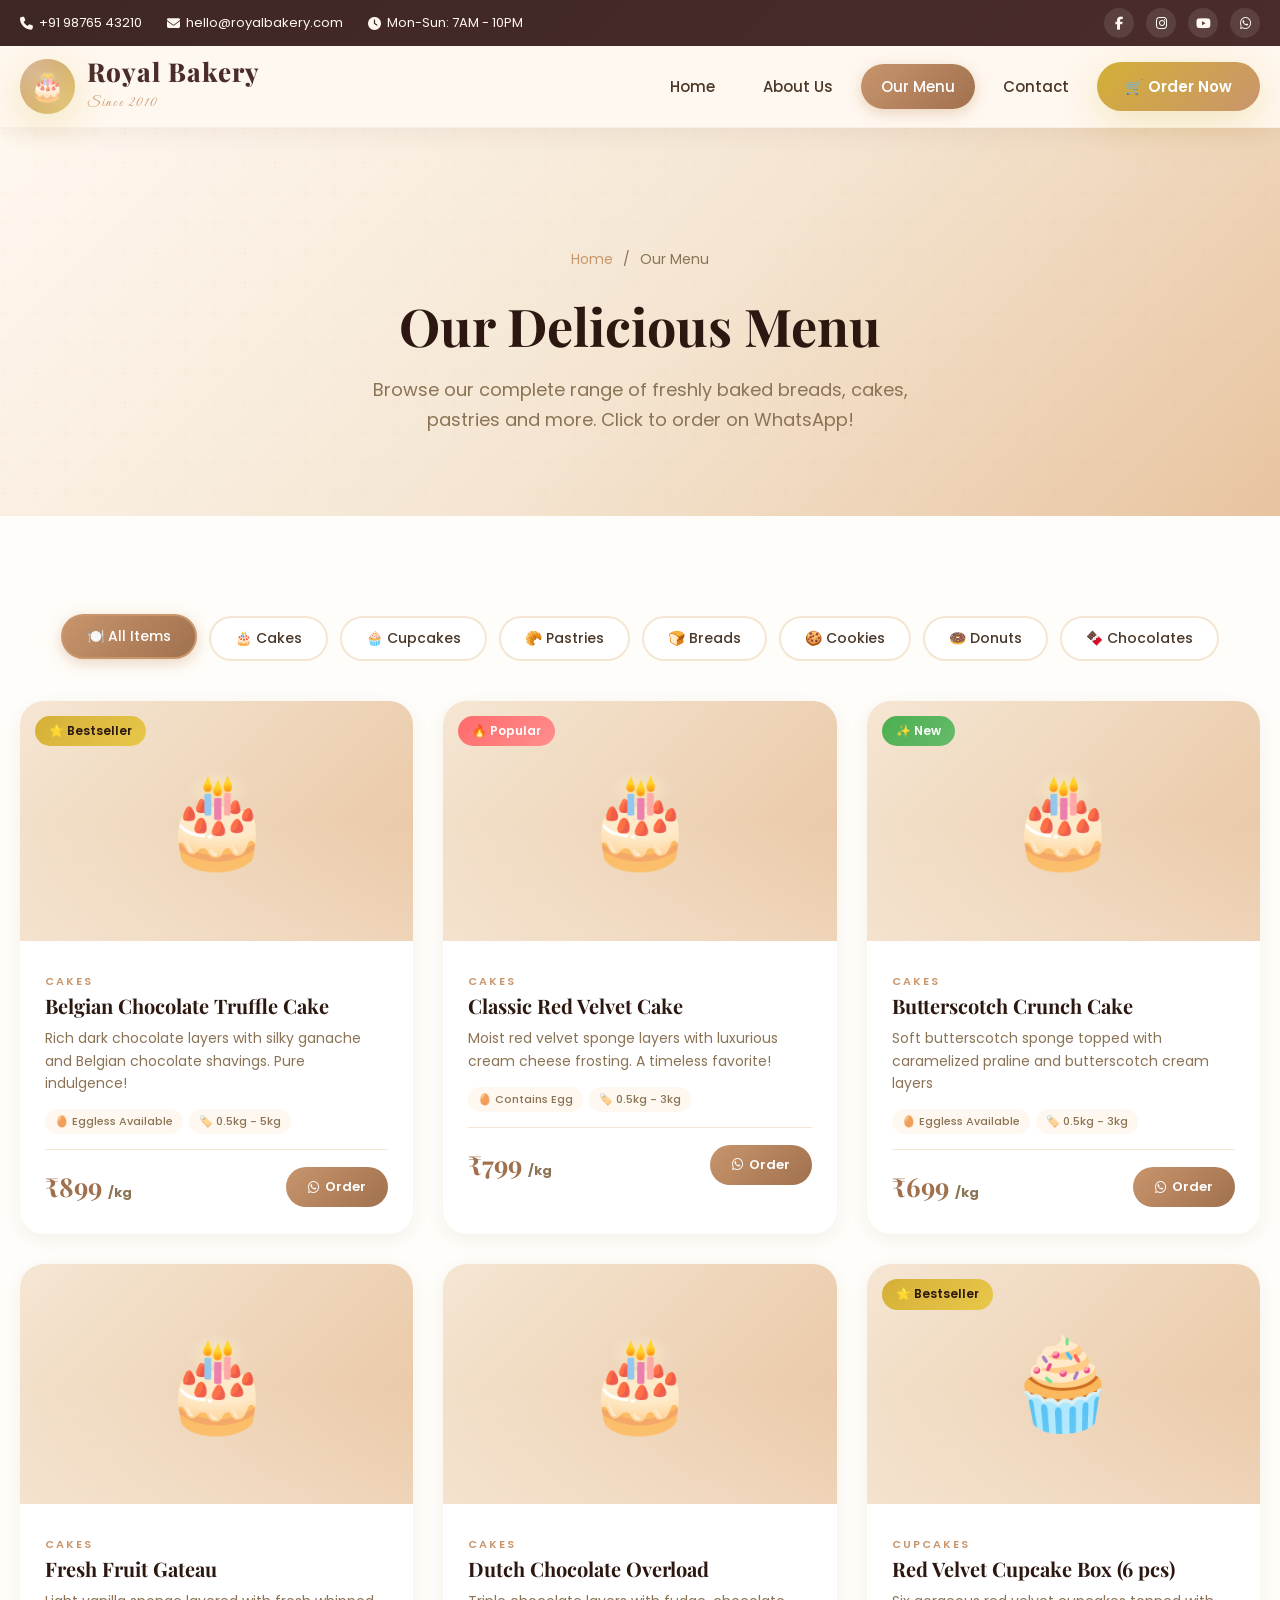
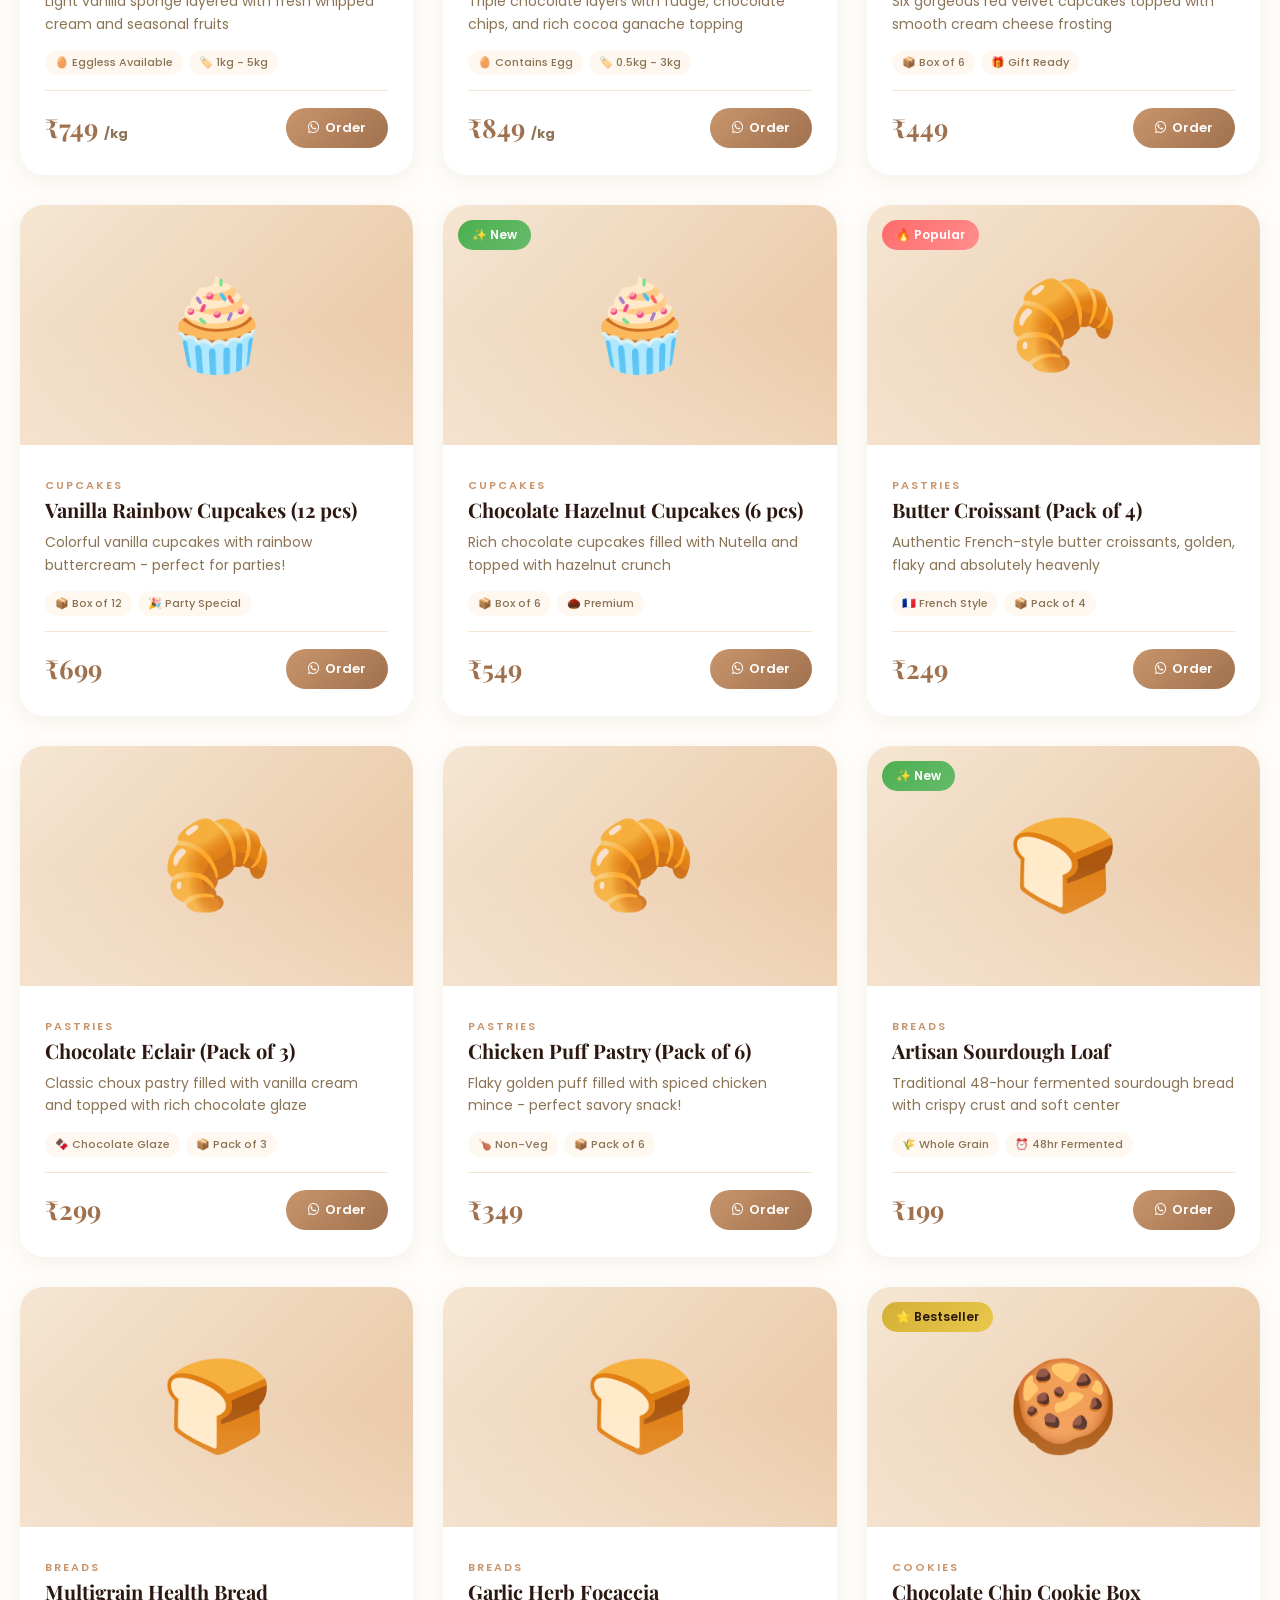
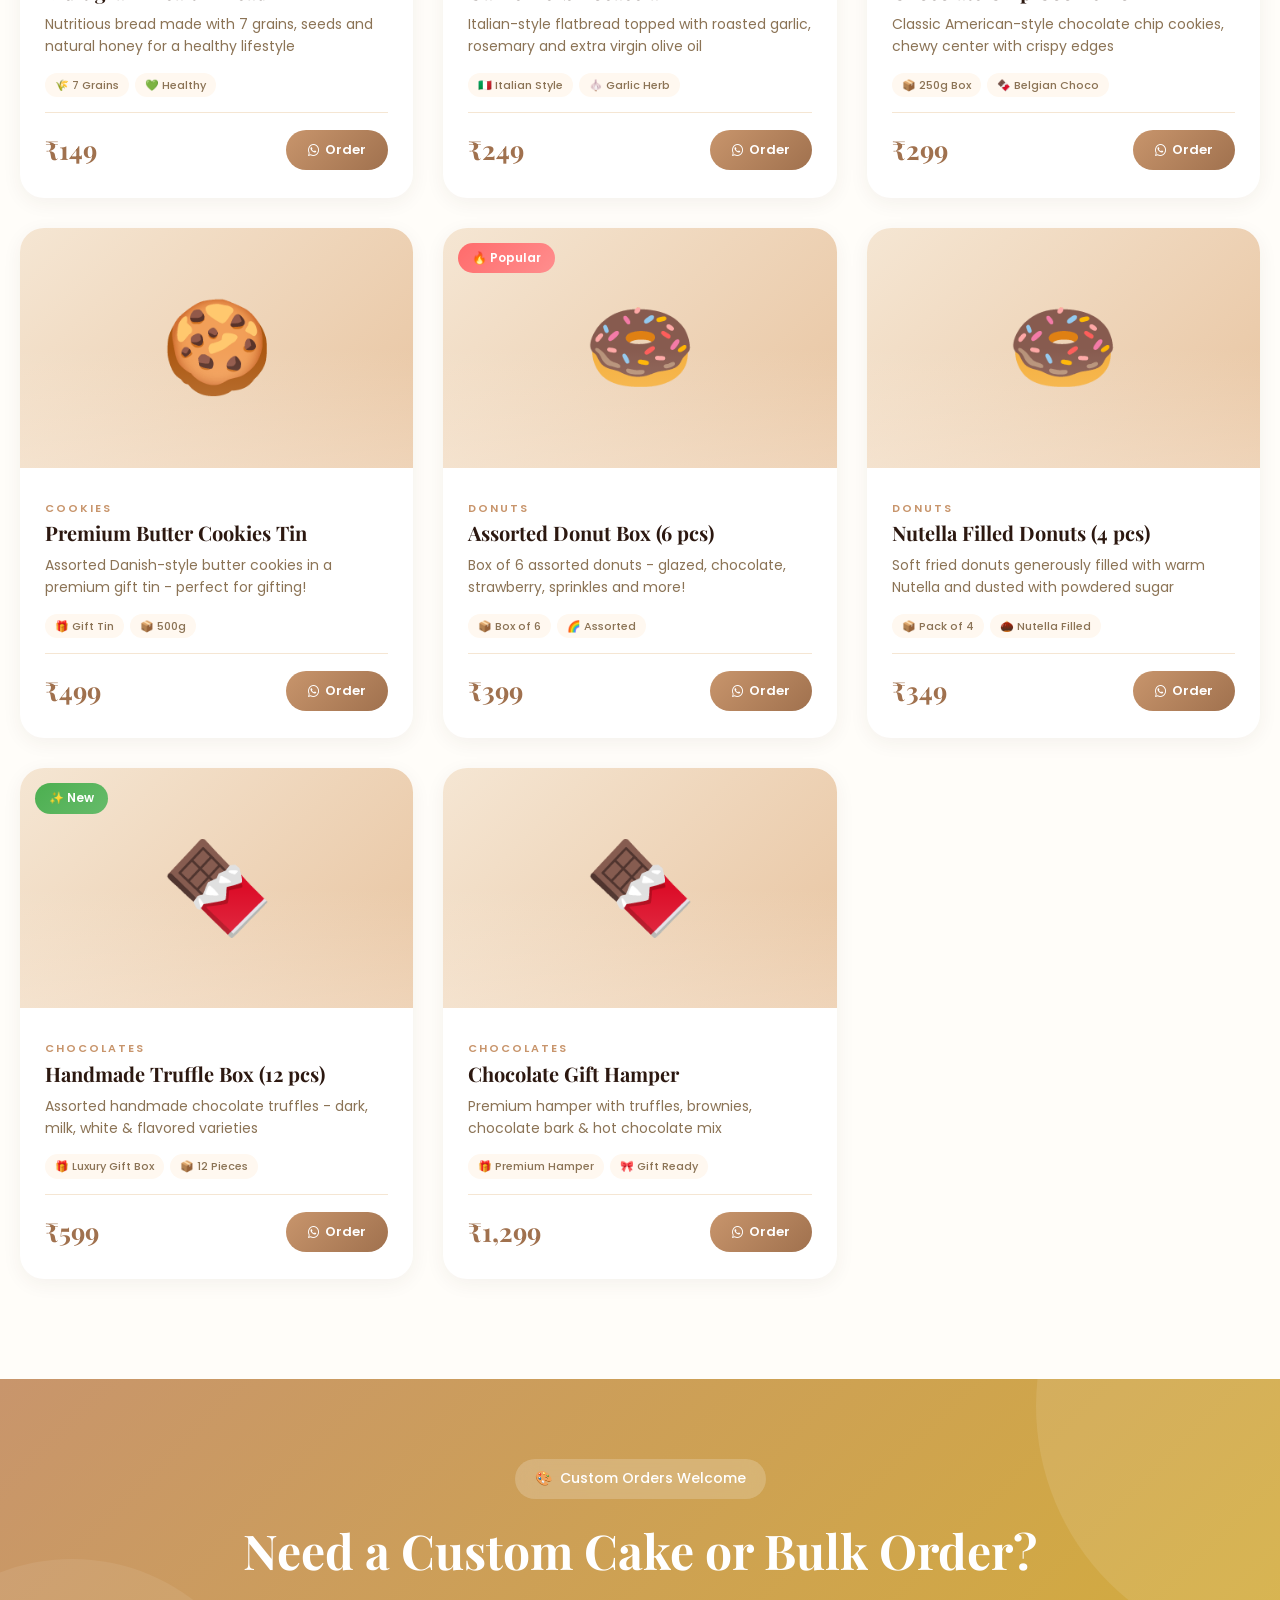
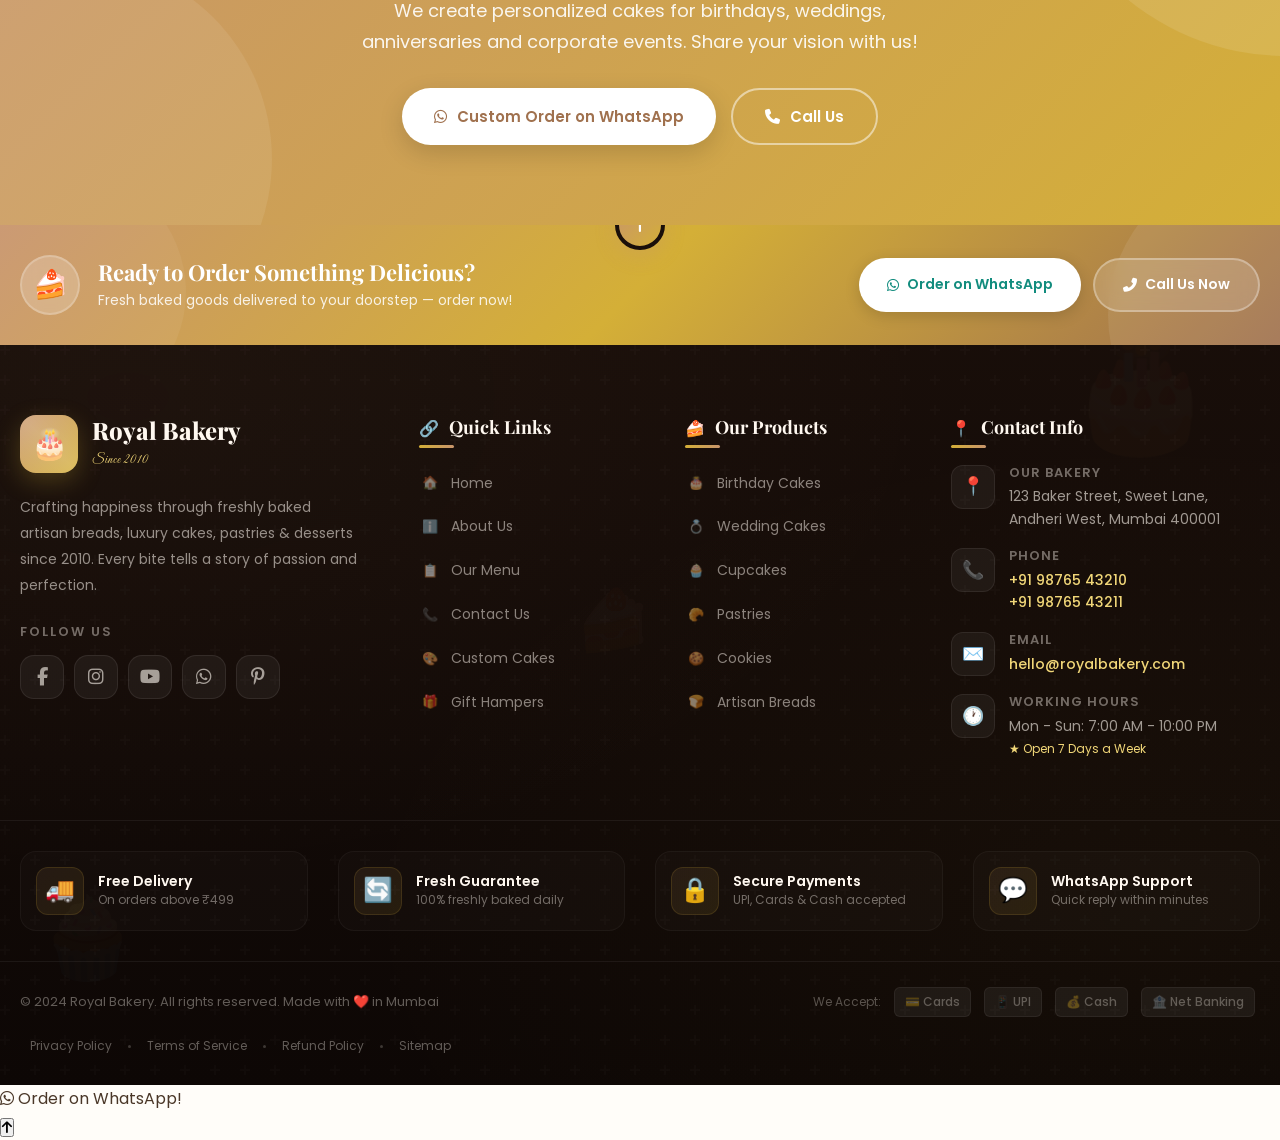
<file: menu.html>
<!DOCTYPE html>
<html lang="en">
<head>
    <meta charset="UTF-8">
    <meta name="viewport" content="width=device-width, initial-scale=1.0">
    <title>Our Menu - Royal Bakery</title>
    <link rel="stylesheet" href="style.css">
    <link rel="stylesheet" href="https://cdnjs.cloudflare.com/ajax/libs/font-awesome/6.5.0/css/all.min.css">
</head>
<body>

    <!-- Preloader -->
    <div class="preloader" id="preloader">
        <div class="preloader-icon"></div>
        <p>Loading Menu...</p>
    </div>

    <!-- Top Bar -->
    <div class="top-bar">
        <div class="container">
            <div class="top-bar-left">
                <a href="tel:+919876543210"><i class="fas fa-phone"></i> +91 98765 43210</a>
                <a href="mailto:hello@royalbakery.com"><i class="fas fa-envelope"></i> hello@royalbakery.com</a>
                <a><i class="fas fa-clock"></i> Mon-Sun: 7AM - 10PM</a>
            </div>
            <div class="top-bar-right">
                <a href="#"><i class="fab fa-facebook-f"></i></a>
                <a href="#"><i class="fab fa-instagram"></i></a>
                <a href="#"><i class="fab fa-youtube"></i></a>
                <a href="#"><i class="fab fa-whatsapp"></i></a>
            </div>
        </div>
    </div>

    <!-- Navbar -->
    <nav class="navbar" id="navbar">
        <div class="container">
            <a href="index.html" class="logo">
                <div class="logo-icon">🎂</div>
                <div class="logo-text">
                    <h1>Royal Bakery</h1>
                    <span>Since 2010</span>
                </div>
            </a>
            <div class="nav-links" id="navLinks">
                <a href="index.html">Home</a>
                <a href="about.html">About Us</a>
                <a href="menu.html" class="active">Our Menu</a>
                <a href="contact.html">Contact</a>
                <a href="menu.html" class="nav-order-btn">🛒 Order Now</a>
            </div>
            <div class="menu-toggle" id="menuToggle">
                <span></span>
                <span></span>
                <span></span>
            </div>
        </div>
    </nav>

    <!-- Page Hero -->
    <section class="page-hero">
        <div class="container">
            <div class="breadcrumb">
                <a href="index.html">Home</a>
                <span>/</span>
                <span>Our Menu</span>
            </div>
            <h1>Our Delicious Menu</h1>
            <p>Browse our complete range of freshly baked breads, cakes, pastries and more. Click to order on WhatsApp!</p>
        </div>
    </section>

    <!-- Menu Section -->
    <section class="menu-section section-padding">
        <div class="container">
            <!-- Filter Tabs -->
            <div class="filter-tabs reveal">
                <button class="filter-tab active" data-filter="all">🍽️ All Items</button>
                <button class="filter-tab" data-filter="cakes">🎂 Cakes</button>
                <button class="filter-tab" data-filter="cupcakes">🧁 Cupcakes</button>
                <button class="filter-tab" data-filter="pastries">🥐 Pastries</button>
                <button class="filter-tab" data-filter="breads">🍞 Breads</button>
                <button class="filter-tab" data-filter="cookies">🍪 Cookies</button>
                <button class="filter-tab" data-filter="donuts">🍩 Donuts</button>
                <button class="filter-tab" data-filter="chocolates">🍫 Chocolates</button>
            </div>

            <!-- Menu Grid -->
            <div class="menu-grid" id="menuGrid">

                <!-- CAKES -->
                <div class="menu-card reveal" data-category="cakes">
                    <div class="menu-card-image">
                        🎂
                        <span class="product-badge badge-bestseller">⭐ Bestseller</span>
                    </div>
                    <div class="menu-card-content">
                        <span class="menu-card-category">Cakes</span>
                        <h3>Belgian Chocolate Truffle Cake</h3>
                        <p>Rich dark chocolate layers with silky ganache and Belgian chocolate shavings. Pure indulgence!</p>
                        <div class="menu-card-tags">
                            <span class="menu-tag">🥚 Eggless Available</span>
                            <span class="menu-tag">🏷️ 0.5kg - 5kg</span>
                        </div>
                        <div class="menu-card-footer">
                            <span class="menu-price">₹899 <small>/kg</small></span>
                            <button class="btn-enquiry" onclick="openLightbox('Belgian Chocolate Truffle Cake', '₹899/kg', '🎂', 'Cakes')">
                                <i class="fab fa-whatsapp"></i> Order
                            </button>
                        </div>
                    </div>
                </div>

                <div class="menu-card reveal" data-category="cakes">
                    <div class="menu-card-image">
                        🎂
                        <span class="product-badge badge-popular">🔥 Popular</span>
                    </div>
                    <div class="menu-card-content">
                        <span class="menu-card-category">Cakes</span>
                        <h3>Classic Red Velvet Cake</h3>
                        <p>Moist red velvet sponge layers with luxurious cream cheese frosting. A timeless favorite!</p>
                        <div class="menu-card-tags">
                            <span class="menu-tag">🥚 Contains Egg</span>
                            <span class="menu-tag">🏷️ 0.5kg - 3kg</span>
                        </div>
                        <div class="menu-card-footer">
                            <span class="menu-price">₹799 <small>/kg</small></span>
                            <button class="btn-enquiry" onclick="openLightbox('Classic Red Velvet Cake', '₹799/kg', '🎂', 'Cakes')">
                                <i class="fab fa-whatsapp"></i> Order
                            </button>
                        </div>
                    </div>
                </div>

                <div class="menu-card reveal" data-category="cakes">
                    <div class="menu-card-image">
                        🎂
                        <span class="product-badge badge-new">✨ New</span>
                    </div>
                    <div class="menu-card-content">
                        <span class="menu-card-category">Cakes</span>
                        <h3>Butterscotch Crunch Cake</h3>
                        <p>Soft butterscotch sponge topped with caramelized praline and butterscotch cream layers</p>
                        <div class="menu-card-tags">
                            <span class="menu-tag">🥚 Eggless Available</span>
                            <span class="menu-tag">🏷️ 0.5kg - 3kg</span>
                        </div>
                        <div class="menu-card-footer">
                            <span class="menu-price">₹699 <small>/kg</small></span>
                            <button class="btn-enquiry" onclick="openLightbox('Butterscotch Crunch Cake', '₹699/kg', '🎂', 'Cakes')">
                                <i class="fab fa-whatsapp"></i> Order
                            </button>
                        </div>
                    </div>
                </div>

                <div class="menu-card reveal" data-category="cakes">
                    <div class="menu-card-image">🎂</div>
                    <div class="menu-card-content">
                        <span class="menu-card-category">Cakes</span>
                        <h3>Fresh Fruit Gateau</h3>
                        <p>Light vanilla sponge layered with fresh whipped cream and seasonal fruits</p>
                        <div class="menu-card-tags">
                            <span class="menu-tag">🥚 Eggless Available</span>
                            <span class="menu-tag">🏷️ 1kg - 5kg</span>
                        </div>
                        <div class="menu-card-footer">
                            <span class="menu-price">₹749 <small>/kg</small></span>
                            <button class="btn-enquiry" onclick="openLightbox('Fresh Fruit Gateau', '₹749/kg', '🎂', 'Cakes')">
                                <i class="fab fa-whatsapp"></i> Order
                            </button>
                        </div>
                    </div>
                </div>

                <div class="menu-card reveal" data-category="cakes">
                    <div class="menu-card-image">🎂</div>
                    <div class="menu-card-content">
                        <span class="menu-card-category">Cakes</span>
                        <h3>Dutch Chocolate Overload</h3>
                        <p>Triple chocolate layers with fudge, chocolate chips, and rich cocoa ganache topping</p>
                        <div class="menu-card-tags">
                            <span class="menu-tag">🥚 Contains Egg</span>
                            <span class="menu-tag">🏷️ 0.5kg - 3kg</span>
                        </div>
                        <div class="menu-card-footer">
                            <span class="menu-price">₹849 <small>/kg</small></span>
                            <button class="btn-enquiry" onclick="openLightbox('Dutch Chocolate Overload', '₹849/kg', '🎂', 'Cakes')">
                                <i class="fab fa-whatsapp"></i> Order
                            </button>
                        </div>
                    </div>
                </div>

                <!-- CUPCAKES -->
                <div class="menu-card reveal" data-category="cupcakes">
                    <div class="menu-card-image">
                        🧁
                        <span class="product-badge badge-bestseller">⭐ Bestseller</span>
                    </div>
                    <div class="menu-card-content">
                        <span class="menu-card-category">Cupcakes</span>
                        <h3>Red Velvet Cupcake Box (6 pcs)</h3>
                        <p>Six gorgeous red velvet cupcakes topped with smooth cream cheese frosting</p>
                        <div class="menu-card-tags">
                            <span class="menu-tag">📦 Box of 6</span>
                            <span class="menu-tag">🎁 Gift Ready</span>
                        </div>
                        <div class="menu-card-footer">
                            <span class="menu-price">₹449</span>
                            <button class="btn-enquiry" onclick="openLightbox('Red Velvet Cupcake Box (6 pcs)', '₹449', '🧁', 'Cupcakes')">
                                <i class="fab fa-whatsapp"></i> Order
                            </button>
                        </div>
                    </div>
                </div>

                <div class="menu-card reveal" data-category="cupcakes">
                    <div class="menu-card-image">🧁</div>
                    <div class="menu-card-content">
                        <span class="menu-card-category">Cupcakes</span>
                        <h3>Vanilla Rainbow Cupcakes (12 pcs)</h3>
                        <p>Colorful vanilla cupcakes with rainbow buttercream - perfect for parties!</p>
                        <div class="menu-card-tags">
                            <span class="menu-tag">📦 Box of 12</span>
                            <span class="menu-tag">🎉 Party Special</span>
                        </div>
                        <div class="menu-card-footer">
                            <span class="menu-price">₹699</span>
                            <button class="btn-enquiry" onclick="openLightbox('Vanilla Rainbow Cupcakes (12 pcs)', '₹699', '🧁', 'Cupcakes')">
                                <i class="fab fa-whatsapp"></i> Order
                            </button>
                        </div>
                    </div>
                </div>

                <div class="menu-card reveal" data-category="cupcakes">
                    <div class="menu-card-image">
                        🧁
                        <span class="product-badge badge-new">✨ New</span>
                    </div>
                    <div class="menu-card-content">
                        <span class="menu-card-category">Cupcakes</span>
                        <h3>Chocolate Hazelnut Cupcakes (6 pcs)</h3>
                        <p>Rich chocolate cupcakes filled with Nutella and topped with hazelnut crunch</p>
                        <div class="menu-card-tags">
                            <span class="menu-tag">📦 Box of 6</span>
                            <span class="menu-tag">🌰 Premium</span>
                        </div>
                        <div class="menu-card-footer">
                            <span class="menu-price">₹549</span>
                            <button class="btn-enquiry" onclick="openLightbox('Chocolate Hazelnut Cupcakes (6 pcs)', '₹549', '🧁', 'Cupcakes')">
                                <i class="fab fa-whatsapp"></i> Order
                            </button>
                        </div>
                    </div>
                </div>

                <!-- PASTRIES -->
                <div class="menu-card reveal" data-category="pastries">
                    <div class="menu-card-image">
                        🥐
                        <span class="product-badge badge-popular">🔥 Popular</span>
                    </div>
                    <div class="menu-card-content">
                        <span class="menu-card-category">Pastries</span>
                        <h3>Butter Croissant (Pack of 4)</h3>
                        <p>Authentic French-style butter croissants, golden, flaky and absolutely heavenly</p>
                        <div class="menu-card-tags">
                            <span class="menu-tag">🇫🇷 French Style</span>
                            <span class="menu-tag">📦 Pack of 4</span>
                        </div>
                        <div class="menu-card-footer">
                            <span class="menu-price">₹249</span>
                            <button class="btn-enquiry" onclick="openLightbox('Butter Croissant (Pack of 4)', '₹249', '🥐', 'Pastries')">
                                <i class="fab fa-whatsapp"></i> Order
                            </button>
                        </div>
                    </div>
                </div>

                <div class="menu-card reveal" data-category="pastries">
                    <div class="menu-card-image">🥐</div>
                    <div class="menu-card-content">
                        <span class="menu-card-category">Pastries</span>
                        <h3>Chocolate Eclair (Pack of 3)</h3>
                        <p>Classic choux pastry filled with vanilla cream and topped with rich chocolate glaze</p>
                        <div class="menu-card-tags">
                            <span class="menu-tag">🍫 Chocolate Glaze</span>
                            <span class="menu-tag">📦 Pack of 3</span>
                        </div>
                        <div class="menu-card-footer">
                            <span class="menu-price">₹299</span>
                            <button class="btn-enquiry" onclick="openLightbox('Chocolate Eclair (Pack of 3)', '₹299', '🥐', 'Pastries')">
                                <i class="fab fa-whatsapp"></i> Order
                            </button>
                        </div>
                    </div>
                </div>

                <div class="menu-card reveal" data-category="pastries">
                    <div class="menu-card-image">🥐</div>
                    <div class="menu-card-content">
                        <span class="menu-card-category">Pastries</span>
                        <h3>Chicken Puff Pastry (Pack of 6)</h3>
                        <p>Flaky golden puff filled with spiced chicken mince - perfect savory snack!</p>
                        <div class="menu-card-tags">
                            <span class="menu-tag">🍗 Non-Veg</span>
                            <span class="menu-tag">📦 Pack of 6</span>
                        </div>
                        <div class="menu-card-footer">
                            <span class="menu-price">₹349</span>
                            <button class="btn-enquiry" onclick="openLightbox('Chicken Puff Pastry (Pack of 6)', '₹349', '🥐', 'Pastries')">
                                <i class="fab fa-whatsapp"></i> Order
                            </button>
                        </div>
                    </div>
                </div>

                <!-- BREADS -->
                <div class="menu-card reveal" data-category="breads">
                    <div class="menu-card-image">
                        🍞
                        <span class="product-badge badge-new">✨ New</span>
                    </div>
                    <div class="menu-card-content">
                        <span class="menu-card-category">Breads</span>
                        <h3>Artisan Sourdough Loaf</h3>
                        <p>Traditional 48-hour fermented sourdough bread with crispy crust and soft center</p>
                        <div class="menu-card-tags">
                            <span class="menu-tag">🌾 Whole Grain</span>
                            <span class="menu-tag">⏰ 48hr Fermented</span>
                        </div>
                        <div class="menu-card-footer">
                            <span class="menu-price">₹199</span>
                            <button class="btn-enquiry" onclick="openLightbox('Artisan Sourdough Loaf', '₹199', '🍞', 'Breads')">
                                <i class="fab fa-whatsapp"></i> Order
                            </button>
                        </div>
                    </div>
                </div>

                <div class="menu-card reveal" data-category="breads">
                    <div class="menu-card-image">🍞</div>
                    <div class="menu-card-content">
                        <span class="menu-card-category">Breads</span>
                        <h3>Multigrain Health Bread</h3>
                        <p>Nutritious bread made with 7 grains, seeds and natural honey for a healthy lifestyle</p>
                        <div class="menu-card-tags">
                            <span class="menu-tag">🌾 7 Grains</span>
                            <span class="menu-tag">💚 Healthy</span>
                        </div>
                        <div class="menu-card-footer">
                            <span class="menu-price">₹149</span>
                            <button class="btn-enquiry" onclick="openLightbox('Multigrain Health Bread', '₹149', '🍞', 'Breads')">
                                <i class="fab fa-whatsapp"></i> Order
                            </button>
                        </div>
                    </div>
                </div>

                <div class="menu-card reveal" data-category="breads">
                    <div class="menu-card-image">🍞</div>
                    <div class="menu-card-content">
                        <span class="menu-card-category">Breads</span>
                        <h3>Garlic Herb Focaccia</h3>
                        <p>Italian-style flatbread topped with roasted garlic, rosemary and extra virgin olive oil</p>
                        <div class="menu-card-tags">
                            <span class="menu-tag">🇮🇹 Italian Style</span>
                            <span class="menu-tag">🧄 Garlic Herb</span>
                        </div>
                        <div class="menu-card-footer">
                            <span class="menu-price">₹249</span>
                            <button class="btn-enquiry" onclick="openLightbox('Garlic Herb Focaccia', '₹249', '🍞', 'Breads')">
                                <i class="fab fa-whatsapp"></i> Order
                            </button>
                        </div>
                    </div>
                </div>

                <!-- COOKIES -->
                <div class="menu-card reveal" data-category="cookies">
                    <div class="menu-card-image">
                        🍪
                        <span class="product-badge badge-bestseller">⭐ Bestseller</span>
                    </div>
                    <div class="menu-card-content">
                        <span class="menu-card-category">Cookies</span>
                        <h3>Chocolate Chip Cookie Box</h3>
                        <p>Classic American-style chocolate chip cookies, chewy center with crispy edges</p>
                        <div class="menu-card-tags">
                            <span class="menu-tag">📦 250g Box</span>
                            <span class="menu-tag">🍫 Belgian Choco</span>
                        </div>
                        <div class="menu-card-footer">
                            <span class="menu-price">₹299</span>
                            <button class="btn-enquiry" onclick="openLightbox('Chocolate Chip Cookie Box', '₹299', '🍪', 'Cookies')">
                                <i class="fab fa-whatsapp"></i> Order
                            </button>
                        </div>
                    </div>
                </div>

                <div class="menu-card reveal" data-category="cookies">
                    <div class="menu-card-image">🍪</div>
                    <div class="menu-card-content">
                        <span class="menu-card-category">Cookies</span>
                        <h3>Premium Butter Cookies Tin</h3>
                        <p>Assorted Danish-style butter cookies in a premium gift tin - perfect for gifting!</p>
                        <div class="menu-card-tags">
                            <span class="menu-tag">🎁 Gift Tin</span>
                            <span class="menu-tag">📦 500g</span>
                        </div>
                        <div class="menu-card-footer">
                            <span class="menu-price">₹499</span>
                            <button class="btn-enquiry" onclick="openLightbox('Premium Butter Cookies Tin', '₹499', '🍪', 'Cookies')">
                                <i class="fab fa-whatsapp"></i> Order
                            </button>
                        </div>
                    </div>
                </div>

                <!-- DONUTS -->
                <div class="menu-card reveal" data-category="donuts">
                    <div class="menu-card-image">
                        🍩
                        <span class="product-badge badge-popular">🔥 Popular</span>
                    </div>
                    <div class="menu-card-content">
                        <span class="menu-card-category">Donuts</span>
                        <h3>Assorted Donut Box (6 pcs)</h3>
                        <p>Box of 6 assorted donuts - glazed, chocolate, strawberry, sprinkles and more!</p>
                        <div class="menu-card-tags">
                            <span class="menu-tag">📦 Box of 6</span>
                            <span class="menu-tag">🌈 Assorted</span>
                        </div>
                        <div class="menu-card-footer">
                            <span class="menu-price">₹399</span>
                            <button class="btn-enquiry" onclick="openLightbox('Assorted Donut Box (6 pcs)', '₹399', '🍩', 'Donuts')">
                                <i class="fab fa-whatsapp"></i> Order
                            </button>
                        </div>
                    </div>
                </div>

                <div class="menu-card reveal" data-category="donuts">
                    <div class="menu-card-image">🍩</div>
                    <div class="menu-card-content">
                        <span class="menu-card-category">Donuts</span>
                        <h3>Nutella Filled Donuts (4 pcs)</h3>
                        <p>Soft fried donuts generously filled with warm Nutella and dusted with powdered sugar</p>
                        <div class="menu-card-tags">
                            <span class="menu-tag">📦 Pack of 4</span>
                            <span class="menu-tag">🌰 Nutella Filled</span>
                        </div>
                        <div class="menu-card-footer">
                            <span class="menu-price">₹349</span>
                            <button class="btn-enquiry" onclick="openLightbox('Nutella Filled Donuts (4 pcs)', '₹349', '🍩', 'Donuts')">
                                <i class="fab fa-whatsapp"></i> Order
                            </button>
                        </div>
                    </div>
                </div>

                <!-- CHOCOLATES -->
                <div class="menu-card reveal" data-category="chocolates">
                    <div class="menu-card-image">
                        🍫
                        <span class="product-badge badge-new">✨ New</span>
                    </div>
                    <div class="menu-card-content">
                        <span class="menu-card-category">Chocolates</span>
                        <h3>Handmade Truffle Box (12 pcs)</h3>
                        <p>Assorted handmade chocolate truffles - dark, milk, white & flavored varieties</p>
                        <div class="menu-card-tags">
                            <span class="menu-tag">🎁 Luxury Gift Box</span>
                            <span class="menu-tag">📦 12 Pieces</span>
                        </div>
                        <div class="menu-card-footer">
                            <span class="menu-price">₹599</span>
                            <button class="btn-enquiry" onclick="openLightbox('Handmade Truffle Box (12 pcs)', '₹599', '🍫', 'Chocolates')">
                                <i class="fab fa-whatsapp"></i> Order
                            </button>
                        </div>
                    </div>
                </div>

                <div class="menu-card reveal" data-category="chocolates">
                    <div class="menu-card-image">🍫</div>
                    <div class="menu-card-content">
                        <span class="menu-card-category">Chocolates</span>
                        <h3>Chocolate Gift Hamper</h3>
                        <p>Premium hamper with truffles, brownies, chocolate bark & hot chocolate mix</p>
                        <div class="menu-card-tags">
                            <span class="menu-tag">🎁 Premium Hamper</span>
                            <span class="menu-tag">🎀 Gift Ready</span>
                        </div>
                        <div class="menu-card-footer">
                            <span class="menu-price">₹1,299</span>
                            <button class="btn-enquiry" onclick="openLightbox('Chocolate Gift Hamper', '₹1,299', '🍫', 'Chocolates')">
                                <i class="fab fa-whatsapp"></i> Order
                            </button>
                        </div>
                    </div>
                </div>

            </div>
        </div>
    </section>

    <!-- CTA Section -->
    <section class="cta-section">
        <div class="container">
            <div class="cta-content reveal">
                <div class="cta-badge">
                    <span>🎨</span> Custom Orders Welcome
                </div>
                <h2>Need a Custom Cake or Bulk Order?</h2>
                <p>We create personalized cakes for birthdays, weddings, anniversaries and corporate events. Share your vision with us!</p>
                <div class="cta-buttons">
                    <a href="https://wa.me/919876543210?text=Hi! I need a custom cake order. Here are my requirements:" target="_blank" class="btn btn-white">
                        <i class="fab fa-whatsapp"></i> Custom Order on WhatsApp
                    </a>
                    <a href="contact.html" class="btn btn-outline-white">
                        <i class="fas fa-phone"></i> Call Us
                    </a>
                </div>
            </div>
        </div>
    </section>

   <!-- ============================================
     LIGHTBOX MODAL - PREMIUM ORDER FORM
     ============================================ -->
<div class="lightbox-overlay" id="lightboxOverlay">
    <div class="lightbox-modal">
        
        <!-- Close Button -->
        <button class="lightbox-close" onclick="closeLightbox()">✕</button>

        <!-- ---- HEADER ---- -->
        <div class="lightbox-header">
            <div class="lightbox-product-icon" id="lightboxIcon">🎂</div>
            <h2 id="lightboxTitle">Product Name</h2>
            <div class="lightbox-meta">
                <span class="meta-tag category-tag" id="lightboxCategory">
                    📂 Category
                </span>
                <span class="meta-tag price-tag" id="lightboxPrice">
                    💰 ₹000
                </span>
                <span class="meta-tag rating-tag">
                    ⭐ 4.9 Rating
                </span>
            </div>
        </div>

        <!-- ---- ORDER FORM ---- -->
        <form class="lightbox-form" id="lightboxForm" onsubmit="return submitToWhatsApp(event)">

            <!-- Section: Personal Details -->
            <div class="form-section-title">
                <div class="section-icon">👤</div>
                <h3>Personal Details <span>(Who's ordering?)</span></h3>
            </div>

            <div class="form-row">
                <div class="form-group">
                    <label>
                        <span class="label-icon">👤</span>
                        Full Name
                        <span class="required">*</span>
                    </label>
                    <div class="input-with-icon">
                        <span class="input-icon">👤</span>
                        <input type="text" id="lb-name" placeholder="e.g. Rahul Sharma" required>
                    </div>
                </div>
                <div class="form-group">
                    <label>
                        <span class="label-icon">📞</span>
                        Phone Number
                        <span class="required">*</span>
                    </label>
                    <div class="input-with-icon">
                        <span class="input-icon">📞</span>
                        <input type="tel" id="lb-phone" placeholder="e.g. 98765 43210" required 
                               pattern="[0-9]{10}" maxlength="10" title="Enter 10 digit mobile number">
                    </div>
                </div>
            </div>

            <div class="form-group">
                <label>
                    <span class="label-icon">✉️</span>
                    Email Address
                    <span class="optional-tag">Optional</span>
                </label>
                <div class="input-with-icon">
                    <span class="input-icon">✉️</span>
                    <input type="email" id="lb-email" placeholder="e.g. rahul@email.com">
                </div>
            </div>

            <!-- Divider -->
            <div class="form-divider"></div>

            <!-- Section: Order Details -->
            <div class="form-section-title">
                <div class="section-icon">📦</div>
                <h3>Order Details <span>(What & when?)</span></h3>
            </div>

            <div class="form-row">
                <div class="form-group">
                    <label>
                        <span class="label-icon">🔢</span>
                        Quantity
                        <span class="required">*</span>
                    </label>
                    <div class="input-with-icon">
                        <span class="input-icon">📦</span>
                        <select id="lb-quantity" required>
                            <option value="">Select Qty</option>
                            <option value="1">1 Unit</option>
                            <option value="2">2 Units</option>
                            <option value="3">3 Units</option>
                            <option value="4">4 Units</option>
                            <option value="5">5 Units</option>
                            <option value="6-10">6 - 10 Units</option>
                            <option value="10+">10+ (Bulk Order)</option>
                        </select>
                    </div>
                </div>
                <div class="form-group">
                    <label>
                        <span class="label-icon">📅</span>
                        Delivery Date
                        <span class="required">*</span>
                    </label>
                    <div class="input-with-icon">
                        <span class="input-icon">📅</span>
                        <input type="date" id="lb-date" required>
                    </div>
                </div>
            </div>

            <div class="form-group">
                <label>
                    <span class="label-icon">⏰</span>
                    Preferred Time Slot
                    <span class="optional-tag">Optional</span>
                </label>
                <div class="input-with-icon">
                    <span class="input-icon">⏰</span>
                    <select id="lb-time">
                        <option value="">Select Time Slot</option>
                        <option value="Morning (8AM - 12PM)">🌅 Morning (8AM - 12PM)</option>
                        <option value="Afternoon (12PM - 4PM)">☀️ Afternoon (12PM - 4PM)</option>
                        <option value="Evening (4PM - 8PM)">🌇 Evening (4PM - 8PM)</option>
                        <option value="Night (8PM - 10PM)">🌙 Night (8PM - 10PM)</option>
                    </select>
                </div>
            </div>

            <!-- Divider -->
            <div class="form-divider"></div>

            <!-- Section: Delivery Details -->
            <div class="form-section-title">
                <div class="section-icon">🚚</div>
                <h3>Delivery Details <span>(Where to deliver?)</span></h3>
            </div>

            <div class="form-group">
                <label>
                    <span class="label-icon">📍</span>
                    Delivery Address
                    <span class="required">*</span>
                </label>
                <div class="input-with-icon">
                    <span class="input-icon">📍</span>
                    <input type="text" id="lb-address" placeholder="e.g. 123 MG Road, Andheri West, Mumbai" required>
                </div>
            </div>

            <div class="form-group">
                <label>
                    <span class="label-icon">📝</span>
                    Special Instructions / Cake Message
                    <span class="optional-tag">Optional</span>
                </label>
                <textarea id="lb-message" placeholder="e.g. Write 'Happy Birthday Priya' on cake, no nuts please, eggless preferred..."></textarea>
            </div>

            <!-- Submit Button -->
            <button type="submit" class="form-submit-btn">
                <span class="btn-icon"><i class="fab fa-whatsapp"></i></span>
                <span class="btn-text">
                    Send Order via WhatsApp
                    <small>Instant Confirmation on WhatsApp</small>
                </span>
            </button>

            <!-- Form Footer Trust Badges -->
            <div class="form-footer">
                <div class="form-footer-item secure">
                    <span class="footer-icon">🔒</span>
                    <span>100% Secure</span>
                </div>
                <div class="form-footer-item fast">
                    <span class="footer-icon">⚡</span>
                    <span>Instant Reply</span>
                </div>
                <div class="form-footer-item safe">
                    <span class="footer-icon">✅</span>
                    <span>No Spam Ever</span>
                </div>
            </div>

        </form>
    </div>
</div>

<!-- ============================================
     FOOTER - PREMIUM DESIGN
     ============================================ -->
<footer class="footer">

    <!-- Floating Decorations -->
    <div class="footer-decoration deco-1">🎂</div>
    <div class="footer-decoration deco-2">🧁</div>
    <div class="footer-decoration deco-3">🍰</div>

    <!-- Scroll To Top Button -->
    <div class="footer-scroll-top">
        <button onclick="window.scrollTo({top:0,behavior:'smooth'})" title="Back to Top">
            <i class="fas fa-arrow-up"></i>
        </button>
    </div>

    <!-- ---- CTA STRIP ---- -->
    <div class="footer-cta-strip">
        <div class="container">
            <div class="footer-cta-inner">
                <div class="footer-cta-text">
                    <div class="footer-cta-icon">🍰</div>
                    <div>
                        <h3>Ready to Order Something Delicious?</h3>
                        <p>Fresh baked goods delivered to your doorstep — order now!</p>
                    </div>
                </div>
                <div class="footer-cta-buttons">
                    <a href="https://wa.me/919876543210?text=Hi Royal Bakery! I'd like to place an order 🎂" target="_blank" class="footer-cta-btn btn-wa">
                        <i class="fab fa-whatsapp"></i> Order on WhatsApp
                    </a>
                    <a href="tel:+919876543210" class="footer-cta-btn btn-call">
                        <i class="fas fa-phone-alt"></i> Call Us Now
                    </a>
                </div>
            </div>
        </div>
    </div>

    <!-- ---- MAIN FOOTER ---- -->
    <div class="footer-main">
        <div class="container">
            <div class="footer-grid">

                <!-- Column 1: About -->
                <div class="footer-about">
                    <a href="index.html" class="footer-logo">
                        <div class="footer-logo-icon">🎂</div>
                        <div class="footer-logo-text">
                            <h2>Royal Bakery</h2>
                            <span>Since 2010</span>
                        </div>
                    </a>
                    <p>Crafting happiness through freshly baked artisan breads, luxury cakes, pastries & desserts since 2010. Every bite tells a story of passion and perfection.</p>
                    <div class="footer-social-wrapper">
                        <h4>Follow Us</h4>
                        <div class="footer-social">
                            <a href="#" aria-label="Facebook"><i class="fab fa-facebook-f"></i></a>
                            <a href="#" aria-label="Instagram"><i class="fab fa-instagram"></i></a>
                            <a href="#" aria-label="YouTube"><i class="fab fa-youtube"></i></a>
                            <a href="#" aria-label="WhatsApp"><i class="fab fa-whatsapp"></i></a>
                            <a href="#" aria-label="Pinterest"><i class="fab fa-pinterest-p"></i></a>
                        </div>
                    </div>
                </div>

                <!-- Column 2: Quick Links -->
                <div class="footer-col">
                    <h3><span class="col-icon">🔗</span> Quick Links</h3>
                    <ul class="footer-links">
                        <li>
                            <a href="index.html">
                                <span class="link-icon">🏠</span> Home
                                <span class="link-arrow">→</span>
                            </a>
                        </li>
                        <li>
                            <a href="about.html">
                                <span class="link-icon">ℹ️</span> About Us
                                <span class="link-arrow">→</span>
                            </a>
                        </li>
                        <li>
                            <a href="menu.html">
                                <span class="link-icon">📋</span> Our Menu
                                <span class="link-arrow">→</span>
                            </a>
                        </li>
                        <li>
                            <a href="contact.html">
                                <span class="link-icon">📞</span> Contact Us
                                <span class="link-arrow">→</span>
                            </a>
                        </li>
                        <li>
                            <a href="menu.html">
                                <span class="link-icon">🎨</span> Custom Cakes
                                <span class="link-arrow">→</span>
                            </a>
                        </li>
                        <li>
                            <a href="#">
                                <span class="link-icon">🎁</span> Gift Hampers
                                <span class="link-arrow">→</span>
                            </a>
                        </li>
                    </ul>
                </div>

                <!-- Column 3: Our Products -->
                <div class="footer-col">
                    <h3><span class="col-icon">🍰</span> Our Products</h3>
                    <ul class="footer-links">
                        <li>
                            <a href="menu.html">
                                <span class="link-icon">🎂</span> Birthday Cakes
                                <span class="link-arrow">→</span>
                            </a>
                        </li>
                        <li>
                            <a href="menu.html">
                                <span class="link-icon">💍</span> Wedding Cakes
                                <span class="link-arrow">→</span>
                            </a>
                        </li>
                        <li>
                            <a href="menu.html">
                                <span class="link-icon">🧁</span> Cupcakes
                                <span class="link-arrow">→</span>
                            </a>
                        </li>
                        <li>
                            <a href="menu.html">
                                <span class="link-icon">🥐</span> Pastries
                                <span class="link-arrow">→</span>
                            </a>
                        </li>
                        <li>
                            <a href="menu.html">
                                <span class="link-icon">🍪</span> Cookies
                                <span class="link-arrow">→</span>
                            </a>
                        </li>
                        <li>
                            <a href="menu.html">
                                <span class="link-icon">🍞</span> Artisan Breads
                                <span class="link-arrow">→</span>
                            </a>
                        </li>
                    </ul>
                </div>

                <!-- Column 4: Contact Info -->
                <div class="footer-col">
                    <h3><span class="col-icon">📍</span> Contact Info</h3>
                    <div class="footer-contact-list">
                        <div class="footer-contact-item">
                            <div class="fci-icon-box">📍</div>
                            <div class="fci-content">
                                <h4>Our Bakery</h4>
                                <p>123 Baker Street, Sweet Lane,<br>Andheri West, Mumbai 400001</p>
                            </div>
                        </div>
                        <div class="footer-contact-item">
                            <div class="fci-icon-box">📞</div>
                            <div class="fci-content">
                                <h4>Phone</h4>
                                <p>
                                    <a href="tel:+919876543210">+91 98765 43210</a><br>
                                    <a href="tel:+919876543211">+91 98765 43211</a>
                                </p>
                            </div>
                        </div>
                        <div class="footer-contact-item">
                            <div class="fci-icon-box">✉️</div>
                            <div class="fci-content">
                                <h4>Email</h4>
                                <p><a href="mailto:hello@royalbakery.com">hello@royalbakery.com</a></p>
                            </div>
                        </div>
                        <div class="footer-contact-item">
                            <div class="fci-icon-box">🕐</div>
                            <div class="fci-content">
                                <h4>Working Hours</h4>
                                <p>Mon - Sun: 7:00 AM - 10:00 PM<br>
                                <span style="color: var(--gold-light); font-size: 12px;">★ Open 7 Days a Week</span></p>
                            </div>
                        </div>
                    </div>
                </div>

            </div>
        </div>
    </div>

    <!-- ---- FEATURES STRIP ---- -->
    <div class="footer-features">
        <div class="container">
            <div class="footer-features-grid">
                <div class="footer-feature">
                    <div class="ff-icon">🚚</div>
                    <div class="ff-text">
                        <h4>Free Delivery</h4>
                        <p>On orders above ₹499</p>
                    </div>
                </div>
                <div class="footer-feature">
                    <div class="ff-icon">🔄</div>
                    <div class="ff-text">
                        <h4>Fresh Guarantee</h4>
                        <p>100% freshly baked daily</p>
                    </div>
                </div>
                <div class="footer-feature">
                    <div class="ff-icon">🔒</div>
                    <div class="ff-text">
                        <h4>Secure Payments</h4>
                        <p>UPI, Cards & Cash accepted</p>
                    </div>
                </div>
                <div class="footer-feature">
                    <div class="ff-icon">💬</div>
                    <div class="ff-text">
                        <h4>WhatsApp Support</h4>
                        <p>Quick reply within minutes</p>
                    </div>
                </div>
            </div>
        </div>
    </div>

    <!-- ---- BOTTOM BAR ---- -->
    <div class="footer-bottom">
        <div class="container">
            <div class="footer-bottom-inner">
                <div class="footer-bottom-left">
                    <p>© 2024 Royal Bakery. All rights reserved. Made with <span class="heart-icon">❤️</span> in Mumbai</p>
                </div>
                <div class="footer-bottom-center">
                    <div class="payment-methods">
                        <span>We Accept:</span>
                        <span class="payment-badge">💳 Cards</span>
                        <span class="payment-badge">📱 UPI</span>
                        <span class="payment-badge">💰 Cash</span>
                        <span class="payment-badge">🏦 Net Banking</span>
                    </div>
                </div>
                <div class="footer-bottom-links">
                    <a href="#">Privacy Policy</a>
                    <span class="separator"></span>
                    <a href="#">Terms of Service</a>
                    <span class="separator"></span>
                    <a href="#">Refund Policy</a>
                    <span class="separator"></span>
                    <a href="#">Sitemap</a>
                </div>
            </div>
        </div>
    </div>

</footer>

    <!-- WhatsApp Float -->
    <div class="whatsapp-float">
        <a href="https://wa.me/919876543210?text=Hi Royal Bakery! I want to place an order from the menu 🍰" target="_blank">
            <i class="fab fa-whatsapp"></i>
            <span class="wa-tooltip">Order on WhatsApp!</span>
        </a>
    </div>

    <button class="back-to-top" id="backToTop"><i class="fas fa-arrow-up"></i></button>

    <script src="script.js"></script>
</body>
</html>
</file>
<file: style.css>
/* ============================================
   ROYAL BAKERY - COMPLETE STYLESHEET
   ============================================ */

/* Google Fonts Import */
@import url('https://fonts.googleapis.com/css2?family=Playfair+Display:wght@400;500;600;700;800;900&family=Poppins:wght@300;400;500;600;700&family=Great+Vibes&display=swap');

/* CSS Variables */
:root {
    --primary: #C8956C;
    --primary-dark: #A0714E;
    --primary-light: #E8C4A0;
    --secondary: #4A2C2A;
    --accent: #D4A574;
    --gold: #D4AF37;
    --gold-light: #F0D678;
    --cream: #FFF8F0;
    --cream-dark: #F5E6D3;
    --dark: #2C1810;
    --dark-brown: #3E2723;
    --text: #4A3728;
    --text-light: #8B7355;
    --white: #FFFFFF;
    --off-white: #FFFDF9;
    --rose: #E8B4B8;
    --rose-light: #F5D5D8;
    --shadow: 0 10px 40px rgba(74, 44, 42, 0.15);
    --shadow-lg: 0 20px 60px rgba(74, 44, 42, 0.2);
    --shadow-gold: 0 10px 40px rgba(212, 175, 55, 0.3);
    --transition: all 0.4s cubic-bezier(0.175, 0.885, 0.32, 1.275);
    --transition-smooth: all 0.3s ease;
}

/* Reset & Base */
* {
    margin: 0;
    padding: 0;
    box-sizing: border-box;
}

html {
    scroll-behavior: smooth;
    overflow-x: hidden;
}

body {
    font-family: 'Poppins', sans-serif;
    color: var(--text);
    background: var(--off-white);
    overflow-x: hidden;
    line-height: 1.7;
}

h1, h2, h3, h4, h5 {
    font-family: 'Playfair Display', serif;
    line-height: 1.3;
}

.script-font {
    font-family: 'Great Vibes', cursive;
}

a {
    text-decoration: none;
    color: inherit;
    transition: var(--transition-smooth);
}

ul {
    list-style: none;
}

img {
    max-width: 100%;
    height: auto;
}

.container {
    max-width: 1300px;
    margin: 0 auto;
    padding: 0 20px;
}

/* ============================================
   PRELOADER
   ============================================ */
.preloader {
    position: fixed;
    top: 0;
    left: 0;
    width: 100%;
    height: 100%;
    background: var(--cream);
    z-index: 99999;
    display: flex;
    align-items: center;
    justify-content: center;
    flex-direction: column;
    transition: opacity 0.6s ease, visibility 0.6s ease;
}

.preloader.hidden {
    opacity: 0;
    visibility: hidden;
}

.preloader-icon {
    width: 80px;
    height: 80px;
    position: relative;
    animation: bounce 1s infinite;
}

.preloader-icon::before {
    content: '🎂';
    font-size: 60px;
    position: absolute;
    top: 50%;
    left: 50%;
    transform: translate(-50%, -50%);
}

.preloader p {
    margin-top: 20px;
    font-family: 'Great Vibes', cursive;
    font-size: 28px;
    color: var(--primary-dark);
    animation: pulse 1.5s infinite;
}

@keyframes bounce {
    0%, 100% { transform: translateY(0); }
    50% { transform: translateY(-20px); }
}

@keyframes pulse {
    0%, 100% { opacity: 1; }
    50% { opacity: 0.5; }
}

/* ============================================
   CUSTOM SCROLLBAR
   ============================================ */
::-webkit-scrollbar {
    width: 10px;
}

::-webkit-scrollbar-track {
    background: var(--cream);
}

::-webkit-scrollbar-thumb {
    background: linear-gradient(180deg, var(--primary), var(--primary-dark));
    border-radius: 10px;
}

::-webkit-scrollbar-thumb:hover {
    background: var(--secondary);
}

/* ============================================
   TOP BAR
   ============================================ */
.top-bar {
    background: linear-gradient(135deg, var(--dark-brown), var(--secondary));
    color: var(--cream);
    padding: 8px 0;
    font-size: 13px;
    position: relative;
    z-index: 1001;
}

.top-bar .container {
    display: flex;
    justify-content: space-between;
    align-items: center;
    flex-wrap: wrap;
    gap: 10px;
}

.top-bar-left {
    display: flex;
    gap: 25px;
    align-items: center;
}

.top-bar-left a {
    color: var(--cream);
    display: flex;
    align-items: center;
    gap: 6px;
    transition: var(--transition-smooth);
}

.top-bar-left a:hover {
    color: var(--gold-light);
}

.top-bar-right {
    display: flex;
    gap: 12px;
    align-items: center;
}

.top-bar-right a {
    width: 30px;
    height: 30px;
    border-radius: 50%;
    background: rgba(255,255,255,0.1);
    display: flex;
    align-items: center;
    justify-content: center;
    color: var(--cream);
    font-size: 13px;
    transition: var(--transition);
}

.top-bar-right a:hover {
    background: var(--gold);
    color: var(--dark);
    transform: translateY(-2px);
}

/* ============================================
   NAVIGATION
   ============================================ */
.navbar {
    position: sticky;
    top: 0;
    z-index: 1000;
    background: rgba(255, 248, 240, 0.95);
    backdrop-filter: blur(20px);
    -webkit-backdrop-filter: blur(20px);
    box-shadow: 0 2px 30px rgba(74, 44, 42, 0.08);
    transition: var(--transition-smooth);
    border-bottom: 1px solid rgba(200, 149, 108, 0.1);
}

.navbar.scrolled {
    background: rgba(255, 248, 240, 0.98);
    box-shadow: 0 5px 40px rgba(74, 44, 42, 0.12);
}

.navbar .container {
    display: flex;
    justify-content: space-between;
    align-items: center;
    padding-top: 12px;
    padding-bottom: 12px;
}

.logo {
    display: flex;
    align-items: center;
    gap: 12px;
}

.logo-icon {
    width: 55px;
    height: 55px;
    background: linear-gradient(135deg, var(--primary), var(--gold));
    border-radius: 50%;
    display: flex;
    align-items: center;
    justify-content: center;
    font-size: 28px;
    box-shadow: var(--shadow-gold);
    position: relative;
    overflow: hidden;
}

.logo-icon::after {
    content: '';
    position: absolute;
    top: -50%;
    left: -50%;
    width: 200%;
    height: 200%;
    background: linear-gradient(45deg, transparent, rgba(255,255,255,0.3), transparent);
    animation: logoShine 3s infinite;
}

@keyframes logoShine {
    0% { transform: translateX(-100%) rotate(45deg); }
    100% { transform: translateX(100%) rotate(45deg); }
}

.logo-text h1 {
    font-size: 26px;
    color: var(--secondary);
    font-weight: 800;
    letter-spacing: 1px;
    line-height: 1.1;
}

.logo-text span {
    font-family: 'Great Vibes', cursive;
    font-size: 14px;
    color: var(--primary);
    letter-spacing: 2px;
}

.nav-links {
    display: flex;
    align-items: center;
    gap: 8px;
}

.nav-links a {
    padding: 10px 20px;
    font-weight: 500;
    font-size: 15px;
    color: var(--text);
    border-radius: 30px;
    position: relative;
    transition: var(--transition-smooth);
}

.nav-links a:hover,
.nav-links a.active {
    color: var(--white);
    background: linear-gradient(135deg, var(--primary), var(--primary-dark));
    box-shadow: 0 4px 15px rgba(200, 149, 108, 0.4);
}

.nav-links a::before {
    content: '';
    position: absolute;
    bottom: 0;
    left: 50%;
    width: 0;
    height: 2px;
    background: var(--gold);
    transition: var(--transition-smooth);
    transform: translateX(-50%);
}

.nav-links a:hover::before {
    width: 0;
}

.nav-order-btn {
    background: linear-gradient(135deg, var(--gold), var(--primary)) !important;
    color: var(--white) !important;
    font-weight: 600 !important;
    box-shadow: var(--shadow-gold) !important;
    padding: 12px 28px !important;
    display: flex !important;
    align-items: center;
    gap: 8px;
}

.nav-order-btn:hover {
    transform: translateY(-2px) !important;
    box-shadow: 0 8px 25px rgba(212, 175, 55, 0.5) !important;
}

/* Mobile Menu Toggle */
.menu-toggle {
    display: none;
    flex-direction: column;
    gap: 5px;
    cursor: pointer;
    padding: 10px;
    z-index: 1002;
}

.menu-toggle span {
    width: 28px;
    height: 3px;
    background: var(--secondary);
    border-radius: 3px;
    transition: var(--transition-smooth);
}

.menu-toggle.active span:nth-child(1) {
    transform: rotate(45deg) translate(6px, 6px);
}

.menu-toggle.active span:nth-child(2) {
    opacity: 0;
}

.menu-toggle.active span:nth-child(3) {
    transform: rotate(-45deg) translate(6px, -6px);
}

/* ============================================
   HERO SECTION
   ============================================ */
.hero {
    min-height: 100vh;
    display: flex;
    align-items: center;
    position: relative;
    overflow: hidden;
    background: linear-gradient(135deg, var(--cream) 0%, var(--cream-dark) 50%, var(--primary-light) 100%);
}

.hero-bg-elements {
    position: absolute;
    width: 100%;
    height: 100%;
    top: 0;
    left: 0;
    pointer-events: none;
    overflow: hidden;
}

.hero-bg-elements .float-element {
    position: absolute;
    font-size: 40px;
    opacity: 0.15;
    animation: floatRandom 15s infinite ease-in-out;
}

.hero-bg-elements .float-element:nth-child(1) { top: 10%; left: 5%; animation-delay: 0s; font-size: 50px; }
.hero-bg-elements .float-element:nth-child(2) { top: 20%; right: 10%; animation-delay: 2s; font-size: 35px; }
.hero-bg-elements .float-element:nth-child(3) { top: 60%; left: 15%; animation-delay: 4s; font-size: 45px; }
.hero-bg-elements .float-element:nth-child(4) { top: 70%; right: 20%; animation-delay: 6s; font-size: 30px; }
.hero-bg-elements .float-element:nth-child(5) { top: 40%; left: 80%; animation-delay: 8s; font-size: 55px; }
.hero-bg-elements .float-element:nth-child(6) { bottom: 15%; left: 40%; animation-delay: 3s; font-size: 40px; }
.hero-bg-elements .float-element:nth-child(7) { top: 5%; left: 50%; animation-delay: 5s; font-size: 35px; }
.hero-bg-elements .float-element:nth-child(8) { bottom: 30%; right: 5%; animation-delay: 7s; font-size: 45px; }

@keyframes floatRandom {
    0%, 100% { transform: translate(0, 0) rotate(0deg); }
    25% { transform: translate(20px, -30px) rotate(5deg); }
    50% { transform: translate(-15px, 20px) rotate(-5deg); }
    75% { transform: translate(25px, 10px) rotate(3deg); }
}

.hero .container {
    display: grid;
    grid-template-columns: 1fr 1fr;
    gap: 60px;
    align-items: center;
    position: relative;
    z-index: 2;
}

.hero-content {
    animation: slideInLeft 1s ease-out;
}

@keyframes slideInLeft {
    from { opacity: 0; transform: translateX(-60px); }
    to { opacity: 1; transform: translateX(0); }
}

.hero-badge {
    display: inline-flex;
    align-items: center;
    gap: 8px;
    background: linear-gradient(135deg, rgba(212, 175, 55, 0.15), rgba(200, 149, 108, 0.15));
    border: 1px solid rgba(212, 175, 55, 0.3);
    padding: 8px 20px;
    border-radius: 50px;
    font-size: 14px;
    color: var(--primary-dark);
    font-weight: 500;
    margin-bottom: 20px;
    backdrop-filter: blur(10px);
}

.hero-badge span {
    animation: sparkle 2s infinite;
}

@keyframes sparkle {
    0%, 100% { transform: scale(1); }
    50% { transform: scale(1.3); }
}

.hero-content h1 {
    font-size: 62px;
    color: var(--dark);
    margin-bottom: 10px;
    font-weight: 800;
    line-height: 1.15;
}

.hero-content h1 .highlight {
    background: linear-gradient(135deg, var(--primary), var(--gold));
    -webkit-background-clip: text;
    -webkit-text-fill-color: transparent;
    background-clip: text;
    position: relative;
}

.hero-content h1 .script-font {
    display: block;
    font-size: 52px;
    -webkit-text-fill-color: var(--primary);
    color: var(--primary);
    margin-top: -5px;
}

.hero-content p {
    font-size: 18px;
    color: var(--text-light);
    margin: 20px 0 30px;
    max-width: 500px;
    line-height: 1.8;
}

.hero-buttons {
    display: flex;
    gap: 15px;
    flex-wrap: wrap;
    margin-bottom: 40px;
}

.btn {
    padding: 14px 32px;
    border-radius: 50px;
    font-family: 'Poppins', sans-serif;
    font-weight: 600;
    font-size: 15px;
    cursor: pointer;
    border: none;
    transition: var(--transition);
    display: inline-flex;
    align-items: center;
    gap: 10px;
    position: relative;
    overflow: hidden;
}

.btn::after {
    content: '';
    position: absolute;
    top: -50%;
    left: -50%;
    width: 200%;
    height: 200%;
    background: linear-gradient(45deg, transparent, rgba(255,255,255,0.2), transparent);
    transform: translateX(-100%) rotate(45deg);
    transition: 0.6s;
}

.btn:hover::after {
    transform: translateX(100%) rotate(45deg);
}

.btn-primary {
    background: linear-gradient(135deg, var(--primary), var(--primary-dark));
    color: var(--white);
    box-shadow: 0 8px 25px rgba(200, 149, 108, 0.4);
}

.btn-primary:hover {
    transform: translateY(-3px);
    box-shadow: 0 12px 35px rgba(200, 149, 108, 0.5);
}

.btn-secondary {
    background: transparent;
    color: var(--secondary);
    border: 2px solid var(--primary);
}

.btn-secondary:hover {
    background: var(--primary);
    color: var(--white);
    transform: translateY(-3px);
}

.btn-gold {
    background: linear-gradient(135deg, var(--gold), var(--primary));
    color: var(--white);
    box-shadow: var(--shadow-gold);
}

.btn-gold:hover {
    transform: translateY(-3px);
    box-shadow: 0 12px 35px rgba(212, 175, 55, 0.5);
}

.btn-whatsapp {
    background: linear-gradient(135deg, #25D366, #128C7E);
    color: var(--white);
    box-shadow: 0 8px 25px rgba(37, 211, 102, 0.3);
}

.btn-whatsapp:hover {
    transform: translateY(-3px);
    box-shadow: 0 12px 35px rgba(37, 211, 102, 0.4);
}

.hero-stats {
    display: flex;
    gap: 40px;
}

.hero-stat {
    text-align: center;
}

.hero-stat .number {
    font-family: 'Playfair Display', serif;
    font-size: 36px;
    font-weight: 800;
    color: var(--primary-dark);
    display: block;
}

.hero-stat .label {
    font-size: 13px;
    color: var(--text-light);
    text-transform: uppercase;
    letter-spacing: 1px;
}

/* Hero Image */
.hero-image {
    position: relative;
    display: flex;
    align-items: center;
    justify-content: center;
    animation: slideInRight 1s ease-out;
}

@keyframes slideInRight {
    from { opacity: 0; transform: translateX(60px); }
    to { opacity: 1; transform: translateX(0); }
}

.hero-image-main {
    width: 480px;
    height: 480px;
    border-radius: 50%;
    background: linear-gradient(135deg, var(--primary-light), var(--cream-dark));
    display: flex;
    align-items: center;
    justify-content: center;
    font-size: 200px;
    position: relative;
    box-shadow: 0 30px 80px rgba(200, 149, 108, 0.3);
    animation: heroFloat 6s ease-in-out infinite;
    border: 8px solid rgba(212, 175, 55, 0.2);
}

@keyframes heroFloat {
    0%, 100% { transform: translateY(0); }
    50% { transform: translateY(-20px); }
}

.hero-image-main::before {
    content: '';
    position: absolute;
    top: -15px;
    left: -15px;
    right: -15px;
    bottom: -15px;
    border: 2px dashed var(--primary-light);
    border-radius: 50%;
    animation: rotate 30s linear infinite;
}

@keyframes rotate {
    from { transform: rotate(0deg); }
    to { transform: rotate(360deg); }
}

.floating-card {
    position: absolute;
    background: var(--white);
    border-radius: 16px;
    padding: 15px 20px;
    box-shadow: var(--shadow);
    display: flex;
    align-items: center;
    gap: 12px;
    animation: cardFloat 4s ease-in-out infinite;
    z-index: 3;
}

.floating-card:nth-child(2) {
    top: 5%;
    right: -10%;
    animation-delay: 1s;
}

.floating-card:nth-child(3) {
    bottom: 10%;
    left: -10%;
    animation-delay: 2s;
}

.floating-card:nth-child(4) {
    bottom: 30%;
    right: -15%;
    animation-delay: 0.5s;
}

@keyframes cardFloat {
    0%, 100% { transform: translateY(0); }
    50% { transform: translateY(-12px); }
}

.floating-card .fc-icon {
    width: 45px;
    height: 45px;
    border-radius: 12px;
    background: linear-gradient(135deg, var(--cream), var(--primary-light));
    display: flex;
    align-items: center;
    justify-content: center;
    font-size: 22px;
}

.floating-card .fc-text h4 {
    font-size: 14px;
    color: var(--dark);
    font-family: 'Poppins', sans-serif;
    font-weight: 600;
}

.floating-card .fc-text p {
    font-size: 12px;
    color: var(--text-light);
    margin: 0;
}

/* ============================================
   SECTION COMMON STYLES
   ============================================ */
.section-padding {
    padding: 100px 0;
}

.section-header {
    text-align: center;
    margin-bottom: 60px;
}

.section-header .sub-title {
    font-family: 'Great Vibes', cursive;
    font-size: 28px;
    color: var(--primary);
    display: block;
    margin-bottom: 5px;
}

.section-header h2 {
    font-size: 44px;
    color: var(--dark);
    margin-bottom: 15px;
    font-weight: 700;
}

.section-header p {
    font-size: 16px;
    color: var(--text-light);
    max-width: 600px;
    margin: 0 auto;
    line-height: 1.8;
}

.section-divider {
    display: flex;
    align-items: center;
    justify-content: center;
    gap: 15px;
    margin-top: 15px;
}

.section-divider span {
    width: 50px;
    height: 2px;
    background: linear-gradient(90deg, transparent, var(--gold));
}

.section-divider span:last-child {
    background: linear-gradient(90deg, var(--gold), transparent);
}

.section-divider i {
    color: var(--gold);
    font-size: 14px;
}

/* ============================================
   CATEGORIES / SPECIALTIES SECTION
   ============================================ */
.categories-section {
    background: var(--white);
}

.categories-grid {
    display: grid;
    grid-template-columns: repeat(4, 1fr);
    gap: 30px;
}

.category-card {
    text-align: center;
    padding: 40px 25px;
    border-radius: 20px;
    background: var(--cream);
    transition: var(--transition);
    position: relative;
    overflow: hidden;
    cursor: pointer;
    border: 2px solid transparent;
}

.category-card::before {
    content: '';
    position: absolute;
    top: 0;
    left: 0;
    width: 100%;
    height: 100%;
    background: linear-gradient(135deg, var(--primary), var(--gold));
    opacity: 0;
    transition: var(--transition-smooth);
}

.category-card:hover {
    transform: translateY(-10px);
    box-shadow: var(--shadow-lg);
    border-color: var(--gold);
}

.category-card:hover::before {
    opacity: 0.05;
}

.category-card .cat-icon {
    width: 90px;
    height: 90px;
    margin: 0 auto 20px;
    border-radius: 50%;
    background: linear-gradient(135deg, var(--primary-light), var(--cream-dark));
    display: flex;
    align-items: center;
    justify-content: center;
    font-size: 45px;
    transition: var(--transition);
    position: relative;
    z-index: 1;
}

.category-card:hover .cat-icon {
    transform: scale(1.1) rotate(5deg);
    box-shadow: 0 10px 30px rgba(200, 149, 108, 0.3);
}

.category-card h3 {
    font-size: 20px;
    color: var(--dark);
    margin-bottom: 8px;
    position: relative;
    z-index: 1;
}

.category-card p {
    font-size: 14px;
    color: var(--text-light);
    position: relative;
    z-index: 1;
}

.category-card .cat-count {
    display: inline-block;
    margin-top: 12px;
    padding: 4px 14px;
    background: var(--white);
    border-radius: 20px;
    font-size: 12px;
    color: var(--primary-dark);
    font-weight: 600;
    position: relative;
    z-index: 1;
}

/* ============================================
   POPULAR PRODUCTS SECTION
   ============================================ */
.popular-section {
    background: linear-gradient(180deg, var(--off-white), var(--cream));
}

.products-grid {
    display: grid;
    grid-template-columns: repeat(3, 1fr);
    gap: 30px;
}

.product-card {
    background: var(--white);
    border-radius: 24px;
    overflow: hidden;
    transition: var(--transition);
    box-shadow: 0 5px 20px rgba(74, 44, 42, 0.08);
    position: relative;
}

.product-card:hover {
    transform: translateY(-8px);
    box-shadow: var(--shadow-lg);
}

.product-image {
    height: 260px;
    background: linear-gradient(135deg, var(--cream-dark), var(--primary-light));
    display: flex;
    align-items: center;
    justify-content: center;
    font-size: 100px;
    position: relative;
    overflow: hidden;
}

.product-image::after {
    content: '';
    position: absolute;
    bottom: 0;
    left: 0;
    width: 100%;
    height: 50%;
    background: linear-gradient(transparent, rgba(255,248,240,0.5));
}

.product-badge {
    position: absolute;
    top: 15px;
    left: 15px;
    padding: 5px 14px;
    border-radius: 20px;
    font-size: 12px;
    font-weight: 600;
    z-index: 2;
}

.badge-bestseller {
    background: linear-gradient(135deg, var(--gold), #E8C84A);
    color: var(--dark);
}

.badge-new {
    background: linear-gradient(135deg, #4CAF50, #66BB6A);
    color: var(--white);
}

.badge-popular {
    background: linear-gradient(135deg, #FF6B6B, #FF8E8E);
    color: var(--white);
}

.product-wishlist {
    position: absolute;
    top: 15px;
    right: 15px;
    width: 40px;
    height: 40px;
    border-radius: 50%;
    background: rgba(255,255,255,0.9);
    backdrop-filter: blur(10px);
    display: flex;
    align-items: center;
    justify-content: center;
    cursor: pointer;
    transition: var(--transition);
    z-index: 2;
    border: none;
    font-size: 18px;
}

.product-wishlist:hover {
    background: #FF6B6B;
    color: var(--white);
    transform: scale(1.1);
}

.product-info {
    padding: 25px;
}

.product-category {
    font-size: 12px;
    text-transform: uppercase;
    letter-spacing: 2px;
    color: var(--primary);
    font-weight: 600;
    margin-bottom: 8px;
}

.product-info h3 {
    font-size: 20px;
    color: var(--dark);
    margin-bottom: 8px;
}

.product-info p {
    font-size: 14px;
    color: var(--text-light);
    margin-bottom: 15px;
    line-height: 1.6;
}

.product-rating {
    display: flex;
    align-items: center;
    gap: 4px;
    margin-bottom: 15px;
}

.product-rating .stars {
    color: var(--gold);
    font-size: 14px;
}

.product-rating .rating-text {
    font-size: 13px;
    color: var(--text-light);
    margin-left: 5px;
}

.product-footer {
    display: flex;
    justify-content: space-between;
    align-items: center;
}

.product-price {
    font-family: 'Playfair Display', serif;
    font-size: 24px;
    font-weight: 700;
    color: var(--primary-dark);
}

.product-price small {
    font-size: 14px;
    color: var(--text-light);
    text-decoration: line-through;
    margin-left: 8px;
    font-family: 'Poppins', sans-serif;
}

.btn-order {
    padding: 10px 22px;
    background: linear-gradient(135deg, var(--primary), var(--primary-dark));
    color: var(--white);
    border: none;
    border-radius: 50px;
    font-family: 'Poppins', sans-serif;
    font-weight: 600;
    font-size: 13px;
    cursor: pointer;
    transition: var(--transition);
    display: flex;
    align-items: center;
    gap: 6px;
}

.btn-order:hover {
    background: linear-gradient(135deg, var(--gold), var(--primary));
    transform: translateY(-2px);
    box-shadow: 0 5px 15px rgba(200, 149, 108, 0.4);
}

/* ============================================
   WHY CHOOSE US SECTION
   ============================================ */
.why-us-section {
    background: linear-gradient(135deg, var(--dark-brown), var(--secondary));
    color: var(--cream);
    position: relative;
    overflow: hidden;
}

.why-us-section::before {
    content: '';
    position: absolute;
    top: 0;
    left: 0;
    width: 100%;
    height: 100%;
    background: url("data:image/svg+xml,%3Csvg width='60' height='60' viewBox='0 0 60 60' xmlns='http://www.w3.org/2000/svg'%3E%3Cg fill='none' fill-rule='evenodd'%3E%3Cg fill='%23ffffff' fill-opacity='0.03'%3E%3Cpath d='M36 34v-4h-2v4h-4v2h4v4h2v-4h4v-2h-4zm0-30V0h-2v4h-4v2h4v4h2V6h4V4h-4zM6 34v-4H4v4H0v2h4v4h2v-4h4v-2H6zM6 4V0H4v4H0v2h4v4h2V6h4V4H6z'/%3E%3C/g%3E%3C/g%3E%3C/svg%3E");
}

.why-us-section .section-header h2 {
    color: var(--cream);
}

.why-us-section .section-header p {
    color: rgba(255, 248, 240, 0.7);
}

.why-us-grid {
    display: grid;
    grid-template-columns: repeat(4, 1fr);
    gap: 30px;
    position: relative;
    z-index: 1;
}

.why-us-card {
    text-align: center;
    padding: 40px 25px;
    background: rgba(255, 255, 255, 0.05);
    border-radius: 20px;
    border: 1px solid rgba(255, 255, 255, 0.08);
    transition: var(--transition);
    backdrop-filter: blur(10px);
}

.why-us-card:hover {
    background: rgba(255, 255, 255, 0.1);
    transform: translateY(-8px);
    border-color: var(--gold);
}

.why-us-card .wc-icon {
    width: 80px;
    height: 80px;
    margin: 0 auto 20px;
    border-radius: 50%;
    background: linear-gradient(135deg, rgba(212, 175, 55, 0.2), rgba(200, 149, 108, 0.2));
    display: flex;
    align-items: center;
    justify-content: center;
    font-size: 36px;
    transition: var(--transition);
    border: 2px solid rgba(212, 175, 55, 0.3);
}

.why-us-card:hover .wc-icon {
    transform: scale(1.1) rotate(10deg);
    background: linear-gradient(135deg, rgba(212, 175, 55, 0.3), rgba(200, 149, 108, 0.3));
    box-shadow: 0 10px 30px rgba(212, 175, 55, 0.2);
}

.why-us-card h3 {
    font-size: 20px;
    color: var(--cream);
    margin-bottom: 10px;
}

.why-us-card p {
    font-size: 14px;
    color: rgba(255, 248, 240, 0.6);
    line-height: 1.7;
}

/* ============================================
   TESTIMONIALS SECTION
   ============================================ */
.testimonials-section {
    background: var(--white);
}

.testimonials-grid {
    display: grid;
    grid-template-columns: repeat(3, 1fr);
    gap: 30px;
}

.testimonial-card {
    background: var(--cream);
    border-radius: 24px;
    padding: 35px;
    transition: var(--transition);
    position: relative;
}

.testimonial-card:hover {
    transform: translateY(-8px);
    box-shadow: var(--shadow-lg);
}

.testimonial-card .quote-icon {
    font-size: 50px;
    position: absolute;
    top: 20px;
    right: 25px;
    opacity: 0.1;
    color: var(--primary);
}

.testimonial-card .tc-stars {
    color: var(--gold);
    font-size: 16px;
    margin-bottom: 15px;
    display: flex;
    gap: 3px;
}

.testimonial-card p {
    font-size: 15px;
    color: var(--text);
    line-height: 1.8;
    margin-bottom: 20px;
    font-style: italic;
}

.tc-author {
    display: flex;
    align-items: center;
    gap: 15px;
}

.tc-author .author-avatar {
    width: 50px;
    height: 50px;
    border-radius: 50%;
    background: linear-gradient(135deg, var(--primary), var(--gold));
    display: flex;
    align-items: center;
    justify-content: center;
    font-size: 22px;
    color: var(--white);
    font-weight: 700;
    font-family: 'Playfair Display', serif;
}

.tc-author .author-info h4 {
    font-size: 16px;
    color: var(--dark);
    font-family: 'Poppins', sans-serif;
    font-weight: 600;
}

.tc-author .author-info span {
    font-size: 13px;
    color: var(--text-light);
}

/* ============================================
   SPECIAL OFFERS / CTA SECTION
   ============================================ */
.cta-section {
    background: linear-gradient(135deg, var(--primary), var(--gold));
    padding: 80px 0;
    position: relative;
    overflow: hidden;
}

.cta-section::before {
    content: '';
    position: absolute;
    top: -50%;
    right: -20%;
    width: 500px;
    height: 500px;
    border-radius: 50%;
    background: rgba(255,255,255,0.1);
}

.cta-section::after {
    content: '';
    position: absolute;
    bottom: -30%;
    left: -10%;
    width: 400px;
    height: 400px;
    border-radius: 50%;
    background: rgba(255,255,255,0.08);
}

.cta-content {
    text-align: center;
    position: relative;
    z-index: 2;
}

.cta-content .cta-badge {
    display: inline-flex;
    align-items: center;
    gap: 8px;
    background: rgba(255,255,255,0.2);
    padding: 8px 20px;
    border-radius: 50px;
    color: var(--white);
    font-size: 14px;
    font-weight: 500;
    margin-bottom: 20px;
    backdrop-filter: blur(10px);
}

.cta-content h2 {
    font-size: 48px;
    color: var(--white);
    margin-bottom: 15px;
}

.cta-content p {
    font-size: 18px;
    color: rgba(255,255,255,0.9);
    max-width: 600px;
    margin: 0 auto 30px;
}

.cta-buttons {
    display: flex;
    justify-content: center;
    gap: 15px;
    flex-wrap: wrap;
}

.btn-white {
    background: var(--white);
    color: var(--primary-dark);
    box-shadow: 0 8px 25px rgba(0,0,0,0.15);
}

.btn-white:hover {
    transform: translateY(-3px);
    box-shadow: 0 12px 35px rgba(0,0,0,0.2);
}

.btn-outline-white {
    background: transparent;
    color: var(--white);
    border: 2px solid rgba(255,255,255,0.5);
}

.btn-outline-white:hover {
    background: var(--white);
    color: var(--primary-dark);
    border-color: var(--white);
    transform: translateY(-3px);
}

/* ============================================
   GALLERY SECTION
   ============================================ */
.gallery-section {
    background: var(--cream);
}

.gallery-grid {
    display: grid;
    grid-template-columns: repeat(4, 1fr);
    grid-template-rows: repeat(2, 250px);
    gap: 15px;
}

.gallery-item {
    border-radius: 16px;
    overflow: hidden;
    position: relative;
    cursor: pointer;
    background: linear-gradient(135deg, var(--cream-dark), var(--primary-light));
    display: flex;
    align-items: center;
    justify-content: center;
    font-size: 70px;
    transition: var(--transition);
}

.gallery-item:first-child {
    grid-column: span 2;
    grid-row: span 2;
    font-size: 120px;
}

.gallery-item::after {
    content: '';
    position: absolute;
    top: 0;
    left: 0;
    width: 100%;
    height: 100%;
    background: linear-gradient(transparent 50%, rgba(44, 24, 16, 0.7));
    opacity: 0;
    transition: var(--transition-smooth);
}

.gallery-item:hover::after {
    opacity: 1;
}

.gallery-item:hover {
    transform: scale(1.02);
}

.gallery-item .gallery-overlay {
    position: absolute;
    bottom: 20px;
    left: 20px;
    z-index: 2;
    opacity: 0;
    transform: translateY(20px);
    transition: var(--transition-smooth);
}

.gallery-item:hover .gallery-overlay {
    opacity: 1;
    transform: translateY(0);
}

.gallery-overlay h4 {
    color: var(--white);
    font-size: 18px;
}

.gallery-overlay p {
    color: rgba(255,255,255,0.8);
    font-size: 13px;
}

/* ============================================
   NEWSLETTER SECTION
   ============================================ */
.newsletter-section {
    background: var(--white);
    padding: 80px 0;
}

.newsletter-box {
    background: linear-gradient(135deg, var(--cream), var(--cream-dark));
    border-radius: 30px;
    padding: 60px;
    display: flex;
    align-items: center;
    gap: 50px;
    box-shadow: var(--shadow);
    position: relative;
    overflow: hidden;
}

.newsletter-box::before {
    content: '🎂';
    position: absolute;
    font-size: 200px;
    opacity: 0.05;
    right: -30px;
    bottom: -30px;
}

.newsletter-content {
    flex: 1;
}

.newsletter-content h2 {
    font-size: 36px;
    color: var(--dark);
    margin-bottom: 10px;
}

.newsletter-content p {
    font-size: 16px;
    color: var(--text-light);
}

.newsletter-form {
    flex: 1;
    display: flex;
    gap: 10px;
    position: relative;
    z-index: 2;
}

.newsletter-form input {
    flex: 1;
    padding: 16px 24px;
    border: 2px solid rgba(200, 149, 108, 0.2);
    border-radius: 50px;
    font-family: 'Poppins', sans-serif;
    font-size: 15px;
    background: var(--white);
    color: var(--text);
    outline: none;
    transition: var(--transition-smooth);
}

.newsletter-form input:focus {
    border-color: var(--primary);
    box-shadow: 0 0 0 4px rgba(200, 149, 108, 0.1);
}

.newsletter-form button {
    white-space: nowrap;
}

/* ============================================
   PROCESS / HOW IT WORKS
   ============================================ */
.process-section {
    background: var(--off-white);
}

.process-grid {
    display: grid;
    grid-template-columns: repeat(4, 1fr);
    gap: 30px;
    position: relative;
}

.process-grid::before {
    content: '';
    position: absolute;
    top: 60px;
    left: 15%;
    width: 70%;
    height: 2px;
    background: linear-gradient(90deg, var(--primary-light), var(--gold), var(--primary-light));
    z-index: 0;
}

.process-step {
    text-align: center;
    position: relative;
    z-index: 1;
}

.process-number {
    width: 70px;
    height: 70px;
    margin: 0 auto 20px;
    border-radius: 50%;
    background: linear-gradient(135deg, var(--primary), var(--gold));
    display: flex;
    align-items: center;
    justify-content: center;
    font-family: 'Playfair Display', serif;
    font-size: 28px;
    font-weight: 800;
    color: var(--white);
    box-shadow: var(--shadow-gold);
    position: relative;
}

.process-number::after {
    content: '';
    position: absolute;
    top: -6px;
    left: -6px;
    right: -6px;
    bottom: -6px;
    border: 2px dashed var(--primary-light);
    border-radius: 50%;
    animation: rotate 20s linear infinite;
}

.process-icon {
    font-size: 40px;
    margin-bottom: 15px;
}

.process-step h3 {
    font-size: 18px;
    color: var(--dark);
    margin-bottom: 8px;
}

.process-step p {
    font-size: 14px;
    color: var(--text-light);
    line-height: 1.6;
}

/* ============================================
   ABOUT PAGE STYLES
   ============================================ */
.page-hero {
    padding: 120px 0 80px;
    background: linear-gradient(135deg, var(--cream), var(--cream-dark), var(--primary-light));
    text-align: center;
    position: relative;
    overflow: hidden;
}

.page-hero::before {
    content: '';
    position: absolute;
    top: 0;
    left: 0;
    width: 100%;
    height: 100%;
    background: url("data:image/svg+xml,%3Csvg width='60' height='60' viewBox='0 0 60 60' xmlns='http://www.w3.org/2000/svg'%3E%3Cg fill='none' fill-rule='evenodd'%3E%3Cg fill='%23C8956C' fill-opacity='0.06'%3E%3Cpath d='M36 34v-4h-2v4h-4v2h4v4h2v-4h4v-2h-4zm0-30V0h-2v4h-4v2h4v4h2V6h4V4h-4zM6 34v-4H4v4H0v2h4v4h2v-4h4v-2H6zM6 4V0H4v4H0v2h4v4h2V6h4V4H6z'/%3E%3C/g%3E%3C/g%3E%3C/svg%3E");
    opacity: 0.5;
}

.page-hero .breadcrumb {
    display: flex;
    justify-content: center;
    gap: 10px;
    align-items: center;
    margin-bottom: 20px;
    font-size: 14px;
    position: relative;
    z-index: 1;
}

.page-hero .breadcrumb a {
    color: var(--primary);
}

.page-hero .breadcrumb span {
    color: var(--text-light);
}

.page-hero h1 {
    font-size: 52px;
    color: var(--dark);
    position: relative;
    z-index: 1;
}

.page-hero p {
    font-size: 18px;
    color: var(--text-light);
    max-width: 600px;
    margin: 15px auto 0;
    position: relative;
    z-index: 1;
}

/* About Story */
.about-story {
    background: var(--white);
}

.about-story .container {
    display: grid;
    grid-template-columns: 1fr 1fr;
    gap: 60px;
    align-items: center;
}

.about-image-container {
    position: relative;
}

.about-main-image {
    width: 100%;
    height: 500px;
    border-radius: 24px;
    background: linear-gradient(135deg, var(--cream-dark), var(--primary-light));
    display: flex;
    align-items: center;
    justify-content: center;
    font-size: 150px;
    box-shadow: var(--shadow-lg);
}

.about-experience-badge {
    position: absolute;
    bottom: -20px;
    right: -20px;
    width: 140px;
    height: 140px;
    border-radius: 50%;
    background: linear-gradient(135deg, var(--gold), var(--primary));
    display: flex;
    flex-direction: column;
    align-items: center;
    justify-content: center;
    color: var(--white);
    box-shadow: var(--shadow-gold);
}

.about-experience-badge .years {
    font-family: 'Playfair Display', serif;
    font-size: 42px;
    font-weight: 800;
    line-height: 1;
}

.about-experience-badge span {
    font-size: 12px;
    text-transform: uppercase;
    letter-spacing: 1px;
}

.about-text .sub-title {
    font-family: 'Great Vibes', cursive;
    font-size: 28px;
    color: var(--primary);
}

.about-text h2 {
    font-size: 40px;
    color: var(--dark);
    margin: 10px 0 20px;
}

.about-text p {
    font-size: 16px;
    color: var(--text-light);
    margin-bottom: 15px;
    line-height: 1.8;
}

.about-features {
    display: grid;
    grid-template-columns: 1fr 1fr;
    gap: 15px;
    margin: 25px 0;
}

.about-feature {
    display: flex;
    align-items: center;
    gap: 10px;
    padding: 12px 15px;
    background: var(--cream);
    border-radius: 12px;
}

.about-feature span:first-child {
    font-size: 24px;
}

.about-feature span:last-child {
    font-size: 14px;
    font-weight: 500;
    color: var(--dark);
}

/* Team Section */
.team-section {
    background: var(--cream);
}

.team-grid {
    display: grid;
    grid-template-columns: repeat(4, 1fr);
    gap: 30px;
}

.team-card {
    text-align: center;
    background: var(--white);
    border-radius: 24px;
    overflow: hidden;
    transition: var(--transition);
    box-shadow: 0 5px 20px rgba(74, 44, 42, 0.06);
}

.team-card:hover {
    transform: translateY(-8px);
    box-shadow: var(--shadow-lg);
}

.team-image {
    height: 280px;
    background: linear-gradient(135deg, var(--cream-dark), var(--primary-light));
    display: flex;
    align-items: center;
    justify-content: center;
    font-size: 100px;
    position: relative;
    overflow: hidden;
}

.team-image::after {
    content: '';
    position: absolute;
    bottom: 0;
    left: 0;
    width: 100%;
    height: 40%;
    background: linear-gradient(transparent, var(--white));
}

.team-info {
    padding: 20px 25px 30px;
}

.team-info h3 {
    font-size: 20px;
    color: var(--dark);
    margin-bottom: 5px;
}

.team-info .role {
    font-size: 14px;
    color: var(--primary);
    font-weight: 500;
    margin-bottom: 12px;
    display: block;
}

.team-social {
    display: flex;
    justify-content: center;
    gap: 10px;
}

.team-social a {
    width: 36px;
    height: 36px;
    border-radius: 50%;
    background: var(--cream);
    display: flex;
    align-items: center;
    justify-content: center;
    color: var(--primary-dark);
    transition: var(--transition);
    font-size: 14px;
}

.team-social a:hover {
    background: var(--primary);
    color: var(--white);
    transform: translateY(-3px);
}

/* Values Section */
.values-section {
    background: var(--white);
}

.values-grid {
    display: grid;
    grid-template-columns: repeat(3, 1fr);
    gap: 30px;
}

.value-card {
    text-align: center;
    padding: 40px 30px;
    border-radius: 20px;
    border: 2px solid var(--cream-dark);
    transition: var(--transition);
    position: relative;
    overflow: hidden;
}

.value-card::before {
    content: '';
    position: absolute;
    top: 0;
    left: 0;
    width: 100%;
    height: 3px;
    background: linear-gradient(90deg, var(--primary), var(--gold));
    transform: scaleX(0);
    transition: var(--transition-smooth);
}

.value-card:hover {
    border-color: var(--primary-light);
    box-shadow: var(--shadow);
    transform: translateY(-5px);
}

.value-card:hover::before {
    transform: scaleX(1);
}

.value-card .value-icon {
    font-size: 50px;
    margin-bottom: 20px;
    display: block;
}

.value-card h3 {
    font-size: 22px;
    color: var(--dark);
    margin-bottom: 10px;
}

.value-card p {
    font-size: 14px;
    color: var(--text-light);
    line-height: 1.7;
}

/* Milestones */
.milestones-section {
    background: linear-gradient(135deg, var(--primary), var(--gold));
    padding: 80px 0;
}

.milestones-grid {
    display: grid;
    grid-template-columns: repeat(4, 1fr);
    gap: 30px;
}

.milestone {
    text-align: center;
    padding: 30px;
}

.milestone .milestone-number {
    font-family: 'Playfair Display', serif;
    font-size: 52px;
    font-weight: 800;
    color: var(--white);
    display: block;
}

.milestone .milestone-label {
    font-size: 15px;
    color: rgba(255,255,255,0.85);
    margin-top: 5px;
}

.milestone .milestone-icon {
    font-size: 36px;
    margin-bottom: 15px;
    display: block;
}

/* ============================================
   MENU PAGE STYLES
   ============================================ */
.menu-section {
    background: var(--off-white);
}

/* Filter Tabs */
.filter-tabs {
    display: flex;
    justify-content: center;
    gap: 12px;
    margin-bottom: 40px;
    flex-wrap: wrap;
}

.filter-tab {
    padding: 10px 24px;
    border: 2px solid var(--cream-dark);
    border-radius: 50px;
    background: var(--white);
    cursor: pointer;
    font-family: 'Poppins', sans-serif;
    font-weight: 500;
    font-size: 14px;
    color: var(--text);
    transition: var(--transition);
    display: flex;
    align-items: center;
    gap: 6px;
}

.filter-tab:hover,
.filter-tab.active {
    background: linear-gradient(135deg, var(--primary), var(--primary-dark));
    color: var(--white);
    border-color: var(--primary);
    box-shadow: 0 4px 15px rgba(200, 149, 108, 0.4);
    transform: translateY(-2px);
}

.menu-grid {
    display: grid;
    grid-template-columns: repeat(3, 1fr);
    gap: 30px;
}

.menu-card {
    background: var(--white);
    border-radius: 24px;
    overflow: hidden;
    transition: var(--transition);
    box-shadow: 0 5px 20px rgba(74, 44, 42, 0.06);
    position: relative;
}

.menu-card:hover {
    transform: translateY(-8px);
    box-shadow: var(--shadow-lg);
}

.menu-card.hidden {
    display: none;
}

.menu-card-image {
    height: 240px;
    background: linear-gradient(135deg, var(--cream-dark), var(--primary-light));
    display: flex;
    align-items: center;
    justify-content: center;
    font-size: 90px;
    position: relative;
    overflow: hidden;
}

.menu-card-image::after {
    content: '';
    position: absolute;
    bottom: 0;
    left: 0;
    width: 100%;
    height: 50%;
    background: linear-gradient(transparent, rgba(255, 248, 240, 0.3));
}

.menu-card-content {
    padding: 25px;
}

.menu-card-category {
    font-size: 11px;
    text-transform: uppercase;
    letter-spacing: 2px;
    color: var(--primary);
    font-weight: 600;
    margin-bottom: 8px;
}

.menu-card-content h3 {
    font-size: 20px;
    color: var(--dark);
    margin-bottom: 8px;
}

.menu-card-content p {
    font-size: 14px;
    color: var(--text-light);
    line-height: 1.6;
    margin-bottom: 15px;
}

.menu-card-tags {
    display: flex;
    gap: 6px;
    flex-wrap: wrap;
    margin-bottom: 15px;
}

.menu-tag {
    padding: 3px 10px;
    background: var(--cream);
    border-radius: 20px;
    font-size: 11px;
    color: var(--text-light);
    font-weight: 500;
}

.menu-card-footer {
    display: flex;
    justify-content: space-between;
    align-items: center;
    padding-top: 15px;
    border-top: 1px solid var(--cream-dark);
}

.menu-price {
    font-family: 'Playfair Display', serif;
    font-size: 26px;
    font-weight: 700;
    color: var(--primary-dark);
}

.menu-price small {
    font-size: 13px;
    color: var(--text-light);
    font-family: 'Poppins', sans-serif;
}

.btn-enquiry {
    padding: 10px 22px;
    background: linear-gradient(135deg, var(--primary), var(--primary-dark));
    color: var(--white);
    border: none;
    border-radius: 50px;
    font-family: 'Poppins', sans-serif;
    font-weight: 600;
    font-size: 13px;
    cursor: pointer;
    transition: var(--transition);
    display: flex;
    align-items: center;
    gap: 6px;
}

.btn-enquiry:hover {
    background: linear-gradient(135deg, #25D366, #128C7E);
    transform: translateY(-2px);
    box-shadow: 0 5px 15px rgba(37, 211, 102, 0.4);
}

/* ============================================
   LIGHTBOX / MODAL - PREMIUM REDESIGN
   ============================================ */
.lightbox-overlay {
    position: fixed;
    top: 0;
    left: 0;
    width: 100%;
    height: 100%;
    background: rgba(44, 24, 16, 0.75);
    backdrop-filter: blur(12px);
    -webkit-backdrop-filter: blur(12px);
    z-index: 10000;
    display: none;
    align-items: center;
    justify-content: center;
    padding: 20px;
}

.lightbox-overlay.active {
    display: flex;
    animation: overlayFadeIn 0.3s ease;
}

@keyframes overlayFadeIn {
    from { opacity: 0; }
    to { opacity: 1; }
}

.lightbox-modal {
    background: var(--white);
    border-radius: 28px;
    max-width: 620px;
    width: 100%;
    max-height: 92vh;
    overflow-y: auto;
    overflow-x: hidden;
    box-shadow: 
        0 30px 80px rgba(0, 0, 0, 0.35),
        0 0 0 1px rgba(200, 149, 108, 0.1);
    animation: modalSlideUp 0.5s cubic-bezier(0.175, 0.885, 0.32, 1.275);
    position: relative;
}

.lightbox-modal::-webkit-scrollbar {
    width: 6px;
}

.lightbox-modal::-webkit-scrollbar-track {
    background: transparent;
}

.lightbox-modal::-webkit-scrollbar-thumb {
    background: var(--primary-light);
    border-radius: 10px;
}

@keyframes modalSlideUp {
    from { 
        opacity: 0; 
        transform: translateY(60px) scale(0.95); 
    }
    to { 
        opacity: 1; 
        transform: translateY(0) scale(1); 
    }
}

/* Close Button */
.lightbox-close {
    position: absolute;
    top: 18px;
    right: 18px;
    width: 42px;
    height: 42px;
    border-radius: 50%;
    background: rgba(255, 248, 240, 0.9);
    backdrop-filter: blur(10px);
    border: 2px solid rgba(200, 149, 108, 0.15);
    font-size: 18px;
    cursor: pointer;
    display: flex;
    align-items: center;
    justify-content: center;
    transition: all 0.3s ease;
    z-index: 10;
    color: var(--text);
    font-weight: 600;
}

.lightbox-close:hover {
    background: #FF6B6B;
    color: var(--white);
    border-color: #FF6B6B;
    transform: rotate(90deg) scale(1.1);
    box-shadow: 0 4px 15px rgba(255, 107, 107, 0.4);
}

/* ---- HEADER SECTION ---- */
.lightbox-header {
    background: linear-gradient(135deg, var(--cream) 0%, var(--cream-dark) 50%, rgba(200, 149, 108, 0.15) 100%);
    padding: 35px 35px 30px;
    text-align: center;
    position: relative;
    overflow: hidden;
    border-bottom: 1px solid rgba(200, 149, 108, 0.12);
}

.lightbox-header::before {
    content: '';
    position: absolute;
    top: -50%;
    right: -30%;
    width: 250px;
    height: 250px;
    border-radius: 50%;
    background: radial-gradient(circle, rgba(212, 175, 55, 0.08), transparent 70%);
    pointer-events: none;
}

.lightbox-header::after {
    content: '';
    position: absolute;
    bottom: -40%;
    left: -20%;
    width: 200px;
    height: 200px;
    border-radius: 50%;
    background: radial-gradient(circle, rgba(200, 149, 108, 0.08), transparent 70%);
    pointer-events: none;
}

.lightbox-product-icon {
    width: 90px;
    height: 90px;
    margin: 0 auto 18px;
    border-radius: 50%;
    background: linear-gradient(145deg, var(--white), var(--cream-dark));
    display: flex;
    align-items: center;
    justify-content: center;
    font-size: 46px;
    box-shadow: 
        0 8px 25px rgba(200, 149, 108, 0.2),
        inset 0 -3px 8px rgba(200, 149, 108, 0.08);
    border: 3px solid rgba(212, 175, 55, 0.2);
    position: relative;
    z-index: 2;
    animation: iconPulse 3s ease-in-out infinite;
}

@keyframes iconPulse {
    0%, 100% { transform: scale(1); box-shadow: 0 8px 25px rgba(200, 149, 108, 0.2); }
    50% { transform: scale(1.05); box-shadow: 0 12px 35px rgba(200, 149, 108, 0.3); }
}

.lightbox-header h2 {
    font-size: 24px;
    color: var(--dark);
    margin-bottom: 8px;
    font-weight: 700;
    position: relative;
    z-index: 2;
    line-height: 1.3;
}

.lightbox-header .lightbox-meta {
    display: flex;
    align-items: center;
    justify-content: center;
    gap: 12px;
    flex-wrap: wrap;
    position: relative;
    z-index: 2;
}

.lightbox-meta .meta-tag {
    display: inline-flex;
    align-items: center;
    gap: 5px;
    padding: 5px 14px;
    border-radius: 50px;
    font-size: 12px;
    font-weight: 600;
}

.meta-tag.category-tag {
    background: rgba(200, 149, 108, 0.12);
    color: var(--primary-dark);
    border: 1px solid rgba(200, 149, 108, 0.2);
}

.meta-tag.price-tag {
    background: linear-gradient(135deg, var(--gold), var(--primary));
    color: var(--white);
    font-size: 14px;
    padding: 6px 18px;
    box-shadow: 0 4px 12px rgba(212, 175, 55, 0.3);
}

.meta-tag.rating-tag {
    background: rgba(212, 175, 55, 0.1);
    color: var(--primary-dark);
    border: 1px solid rgba(212, 175, 55, 0.2);
}

/* ---- FORM SECTION ---- */
.lightbox-form {
    padding: 30px 35px 35px;
}

.form-section-title {
    display: flex;
    align-items: center;
    gap: 10px;
    margin-bottom: 22px;
    padding-bottom: 12px;
    border-bottom: 2px solid var(--cream-dark);
}

.form-section-title .section-icon {
    width: 36px;
    height: 36px;
    border-radius: 10px;
    background: linear-gradient(135deg, var(--primary-light), var(--cream));
    display: flex;
    align-items: center;
    justify-content: center;
    font-size: 18px;
    flex-shrink: 0;
}

.form-section-title h3 {
    font-size: 16px;
    color: var(--dark);
    font-family: 'Poppins', sans-serif;
    font-weight: 600;
    letter-spacing: 0.3px;
}

.form-section-title h3 span {
    font-weight: 400;
    color: var(--text-light);
    font-size: 13px;
    margin-left: 5px;
}

/* Form Groups */
.form-group {
    margin-bottom: 18px;
    position: relative;
}

.form-group label {
    display: flex;
    align-items: center;
    gap: 6px;
    font-size: 13px;
    font-weight: 600;
    color: var(--dark);
    margin-bottom: 7px;
    letter-spacing: 0.3px;
}

.form-group label .label-icon {
    font-size: 14px;
    opacity: 0.7;
}

.form-group label .required {
    color: #FF6B6B;
    font-size: 15px;
    font-weight: 700;
}

.form-group label .optional-tag {
    font-size: 10px;
    font-weight: 500;
    color: var(--text-light);
    background: var(--cream);
    padding: 1px 8px;
    border-radius: 10px;
    margin-left: auto;
    text-transform: uppercase;
    letter-spacing: 0.5px;
}

.form-group input,
.form-group select,
.form-group textarea {
    width: 100%;
    padding: 13px 16px;
    border: 2px solid rgba(200, 149, 108, 0.15);
    border-radius: 14px;
    font-family: 'Poppins', sans-serif;
    font-size: 14px;
    color: var(--text);
    background: var(--off-white);
    outline: none;
    transition: all 0.3s ease;
    -webkit-appearance: none;
    appearance: none;
}

.form-group input::placeholder,
.form-group textarea::placeholder {
    color: #B8A898;
    font-weight: 400;
}

.form-group input:hover,
.form-group select:hover,
.form-group textarea:hover {
    border-color: rgba(200, 149, 108, 0.35);
    background: var(--white);
}

.form-group input:focus,
.form-group select:focus,
.form-group textarea:focus {
    border-color: var(--primary);
    background: var(--white);
    box-shadow: 
        0 0 0 4px rgba(200, 149, 108, 0.08),
        0 4px 12px rgba(200, 149, 108, 0.08);
}

.form-group select {
    background-image: url("data:image/svg+xml,%3Csvg xmlns='http://www.w3.org/2000/svg' width='12' height='12' viewBox='0 0 12 12'%3E%3Cpath d='M6 8L1 3h10z' fill='%23A0714E'/%3E%3C/svg%3E");
    background-repeat: no-repeat;
    background-position: right 16px center;
    padding-right: 40px;
    cursor: pointer;
}

.form-group textarea {
    height: 90px;
    resize: vertical;
    min-height: 70px;
    max-height: 180px;
    line-height: 1.6;
}

.form-row {
    display: grid;
    grid-template-columns: 1fr 1fr;
    gap: 14px;
}

/* Input with icon */
.input-with-icon {
    position: relative;
}

.input-with-icon .input-icon {
    position: absolute;
    left: 14px;
    top: 50%;
    transform: translateY(-50%);
    font-size: 16px;
    opacity: 0.5;
    pointer-events: none;
    z-index: 2;
}

.input-with-icon input,
.input-with-icon select {
    padding-left: 42px;
}

/* ---- FORM DIVIDER ---- */
.form-divider {
    height: 1px;
    background: linear-gradient(90deg, transparent, var(--cream-dark), var(--primary-light), var(--cream-dark), transparent);
    margin: 24px 0;
    position: relative;
}

.form-divider::after {
    content: '✦';
    position: absolute;
    top: 50%;
    left: 50%;
    transform: translate(-50%, -50%);
    background: var(--white);
    padding: 0 12px;
    font-size: 10px;
    color: var(--primary-light);
}

/* ---- SUBMIT BUTTON ---- */
.form-submit-btn {
    width: 100%;
    padding: 16px 24px;
    background: linear-gradient(135deg, #25D366, #128C7E);
    color: var(--white);
    border: none;
    border-radius: 16px;
    font-family: 'Poppins', sans-serif;
    font-weight: 700;
    font-size: 16px;
    cursor: pointer;
    transition: all 0.4s cubic-bezier(0.175, 0.885, 0.32, 1.275);
    display: flex;
    align-items: center;
    justify-content: center;
    gap: 10px;
    margin-top: 8px;
    position: relative;
    overflow: hidden;
    letter-spacing: 0.3px;
}

.form-submit-btn::before {
    content: '';
    position: absolute;
    top: -50%;
    left: -50%;
    width: 200%;
    height: 200%;
    background: linear-gradient(45deg, transparent, rgba(255,255,255,0.15), transparent);
    transform: translateX(-100%) rotate(45deg);
    transition: 0.6s;
}

.form-submit-btn:hover::before {
    transform: translateX(100%) rotate(45deg);
}

.form-submit-btn:hover {
    transform: translateY(-3px);
    box-shadow: 0 10px 30px rgba(37, 211, 102, 0.4);
}

.form-submit-btn:active {
    transform: translateY(-1px);
}

.form-submit-btn .btn-icon {
    font-size: 22px;
    display: flex;
    align-items: center;
}

.form-submit-btn .btn-text {
    display: flex;
    flex-direction: column;
    align-items: flex-start;
    line-height: 1.2;
}

.form-submit-btn .btn-text small {
    font-size: 10px;
    font-weight: 400;
    opacity: 0.85;
    letter-spacing: 0.5px;
}

/* ---- FORM FOOTER ---- */
.form-footer {
    display: flex;
    align-items: center;
    justify-content: center;
    gap: 20px;
    margin-top: 18px;
    padding-top: 18px;
    border-top: 1px solid var(--cream-dark);
    flex-wrap: wrap;
}

.form-footer-item {
    display: flex;
    align-items: center;
    gap: 6px;
    font-size: 11px;
    color: var(--text-light);
    font-weight: 500;
}

.form-footer-item .footer-icon {
    font-size: 14px;
}

.form-footer-item.secure .footer-icon {
    color: #25D366;
}

.form-footer-item.fast .footer-icon {
    color: var(--gold);
}

.form-footer-item.safe .footer-icon {
    color: #4A90D9;
}

/* ---- RESPONSIVE ---- */
@media (max-width: 640px) {
    .lightbox-modal {
        border-radius: 20px;
        max-height: 95vh;
        margin: 10px;
    }

    .lightbox-header {
        padding: 28px 22px 24px;
    }

    .lightbox-header h2 {
        font-size: 20px;
    }

    .lightbox-product-icon {
        width: 75px;
        height: 75px;
        font-size: 38px;
    }

    .lightbox-form {
        padding: 22px 22px 28px;
    }

    .form-row {
        grid-template-columns: 1fr;
        gap: 0;
    }

    .form-section-title {
        margin-bottom: 18px;
    }

    .lightbox-meta {
        gap: 8px;
    }

    .form-footer {
        flex-direction: column;
        gap: 8px;
    }

    .lightbox-close {
        top: 12px;
        right: 12px;
        width: 38px;
        height: 38px;
    }

    .form-submit-btn {
        padding: 14px 20px;
        font-size: 15px;
        border-radius: 14px;
    }
}

/* ============================================
   FOOTER - PREMIUM REDESIGN
   ============================================ */
.footer {
    background: linear-gradient(180deg, #1A0F0A 0%, #0D0705 100%);
    color: var(--cream);
    position: relative;
    overflow: hidden;
}

/* Footer Background Decorative Elements */
.footer::before {
    content: '';
    position: absolute;
    top: 0;
    left: 0;
    width: 100%;
    height: 100%;
    background: 
        radial-gradient(ellipse at 10% 20%, rgba(200, 149, 108, 0.04) 0%, transparent 50%),
        radial-gradient(ellipse at 90% 80%, rgba(212, 175, 55, 0.03) 0%, transparent 50%),
        url("data:image/svg+xml,%3Csvg width='60' height='60' viewBox='0 0 60 60' xmlns='http://www.w3.org/2000/svg'%3E%3Cg fill='none' fill-rule='evenodd'%3E%3Cg fill='%23ffffff' fill-opacity='0.015'%3E%3Cpath d='M36 34v-4h-2v4h-4v2h4v4h2v-4h4v-2h-4zm0-30V0h-2v4h-4v2h4v4h2V6h4V4h-4zM6 34v-4H4v4H0v2h4v4h2v-4h4v-2H6zM6 4V0H4v4H0v2h4v4h2V6h4V4H6z'/%3E%3C/g%3E%3C/g%3E%3C/svg%3E");
    pointer-events: none;
}

/* ---- FOOTER TOP CTA STRIP ---- */
.footer-cta-strip {
    background: linear-gradient(135deg, var(--primary), var(--gold), var(--primary-dark));
    padding: 0;
    position: relative;
    z-index: 2;
    overflow: hidden;
}

.footer-cta-strip::before {
    content: '';
    position: absolute;
    top: -50%;
    right: -10%;
    width: 300px;
    height: 300px;
    border-radius: 50%;
    background: rgba(255, 255, 255, 0.08);
    pointer-events: none;
}

.footer-cta-strip::after {
    content: '';
    position: absolute;
    bottom: -60%;
    left: -5%;
    width: 250px;
    height: 250px;
    border-radius: 50%;
    background: rgba(255, 255, 255, 0.05);
    pointer-events: none;
}

.footer-cta-inner {
    display: flex;
    align-items: center;
    justify-content: space-between;
    padding: 30px 0;
    gap: 30px;
    flex-wrap: wrap;
    position: relative;
    z-index: 2;
}

.footer-cta-text {
    display: flex;
    align-items: center;
    gap: 18px;
}

.footer-cta-icon {
    width: 60px;
    height: 60px;
    border-radius: 50%;
    background: rgba(255, 255, 255, 0.2);
    backdrop-filter: blur(10px);
    display: flex;
    align-items: center;
    justify-content: center;
    font-size: 28px;
    flex-shrink: 0;
    border: 2px solid rgba(255, 255, 255, 0.2);
    animation: ctaIconPulse 3s ease-in-out infinite;
}

@keyframes ctaIconPulse {
    0%, 100% { transform: scale(1); }
    50% { transform: scale(1.08); }
}

.footer-cta-text h3 {
    font-size: 22px;
    color: var(--white);
    font-weight: 700;
    line-height: 1.3;
    margin-bottom: 2px;
    font-family: 'Playfair Display', serif;
}

.footer-cta-text p {
    font-size: 14px;
    color: rgba(255, 255, 255, 0.85);
    font-weight: 400;
}

.footer-cta-buttons {
    display: flex;
    gap: 12px;
    flex-shrink: 0;
}

.footer-cta-btn {
    padding: 13px 28px;
    border-radius: 50px;
    font-family: 'Poppins', sans-serif;
    font-weight: 600;
    font-size: 14px;
    cursor: pointer;
    transition: all 0.3s ease;
    display: inline-flex;
    align-items: center;
    gap: 8px;
    text-decoration: none;
    border: none;
    white-space: nowrap;
}

.footer-cta-btn.btn-wa {
    background: var(--white);
    color: #128C7E;
    box-shadow: 0 4px 15px rgba(0, 0, 0, 0.15);
}

.footer-cta-btn.btn-wa:hover {
    transform: translateY(-3px);
    box-shadow: 0 8px 25px rgba(0, 0, 0, 0.2);
    background: #25D366;
    color: var(--white);
}

.footer-cta-btn.btn-call {
    background: rgba(255, 255, 255, 0.15);
    color: var(--white);
    border: 2px solid rgba(255, 255, 255, 0.3);
    backdrop-filter: blur(10px);
}

.footer-cta-btn.btn-call:hover {
    background: var(--white);
    color: var(--primary-dark);
    border-color: var(--white);
    transform: translateY(-3px);
}

/* ---- FOOTER MAIN CONTENT ---- */
.footer-main {
    padding: 70px 0 50px;
    position: relative;
    z-index: 2;
}

.footer-grid {
    display: grid;
    grid-template-columns: 1.6fr 1fr 1fr 1.4fr;
    gap: 45px;
}

/* Footer About Column */
.footer-about .footer-logo {
    display: flex;
    align-items: center;
    gap: 14px;
    margin-bottom: 22px;
    text-decoration: none;
}

.footer-logo-icon {
    width: 58px;
    height: 58px;
    background: linear-gradient(135deg, var(--primary), var(--gold));
    border-radius: 16px;
    display: flex;
    align-items: center;
    justify-content: center;
    font-size: 30px;
    box-shadow: 0 8px 25px rgba(212, 175, 55, 0.25);
    position: relative;
    overflow: hidden;
}

.footer-logo-icon::after {
    content: '';
    position: absolute;
    top: -50%;
    left: -50%;
    width: 200%;
    height: 200%;
    background: linear-gradient(45deg, transparent, rgba(255, 255, 255, 0.2), transparent);
    animation: logoShine 4s infinite;
}

.footer-logo-text h2 {
    font-size: 24px;
    color: var(--cream);
    font-weight: 800;
    line-height: 1.1;
    font-family: 'Playfair Display', serif;
}

.footer-logo-text span {
    font-family: 'Great Vibes', cursive;
    font-size: 13px;
    color: var(--gold-light);
    letter-spacing: 1px;
}

.footer-about > p {
    font-size: 14px;
    color: rgba(255, 248, 240, 0.55);
    line-height: 1.85;
    margin-bottom: 25px;
    max-width: 340px;
}

/* Footer Social Links */
.footer-social-wrapper h4 {
    font-size: 13px;
    text-transform: uppercase;
    letter-spacing: 2px;
    color: rgba(255, 248, 240, 0.4);
    margin-bottom: 14px;
    font-family: 'Poppins', sans-serif;
    font-weight: 600;
}

.footer-social {
    display: flex;
    gap: 10px;
}

.footer-social a {
    width: 44px;
    height: 44px;
    border-radius: 14px;
    background: rgba(255, 255, 255, 0.05);
    border: 1px solid rgba(255, 255, 255, 0.08);
    display: flex;
    align-items: center;
    justify-content: center;
    color: rgba(255, 248, 240, 0.6);
    font-size: 18px;
    transition: all 0.4s cubic-bezier(0.175, 0.885, 0.32, 1.275);
    text-decoration: none;
    position: relative;
    overflow: hidden;
}

.footer-social a::before {
    content: '';
    position: absolute;
    top: 0;
    left: 0;
    width: 100%;
    height: 100%;
    border-radius: 14px;
    opacity: 0;
    transition: opacity 0.3s ease;
}

.footer-social a:nth-child(1)::before { background: linear-gradient(135deg, #1877F2, #42A5F5); }
.footer-social a:nth-child(2)::before { background: linear-gradient(135deg, #E4405F, #F77737, #FCAF45); }
.footer-social a:nth-child(3)::before { background: linear-gradient(135deg, #FF0000, #FF4444); }
.footer-social a:nth-child(4)::before { background: linear-gradient(135deg, #25D366, #128C7E); }
.footer-social a:nth-child(5)::before { background: linear-gradient(135deg, #E60023, #BD081C); }

.footer-social a:hover::before {
    opacity: 1;
}

.footer-social a:hover {
    color: var(--white);
    transform: translateY(-4px) scale(1.05);
    box-shadow: 0 8px 20px rgba(0, 0, 0, 0.3);
    border-color: transparent;
}

.footer-social a i {
    position: relative;
    z-index: 2;
}

/* Footer Columns */
.footer-col {
    position: relative;
}

.footer-col h3 {
    font-size: 18px;
    color: var(--cream);
    margin-bottom: 25px;
    font-weight: 700;
    position: relative;
    display: inline-block;
    font-family: 'Playfair Display', serif;
}

.footer-col h3::after {
    content: '';
    position: absolute;
    bottom: -8px;
    left: 0;
    width: 35px;
    height: 3px;
    background: linear-gradient(90deg, var(--gold), var(--primary));
    border-radius: 3px;
}

.footer-col h3 .col-icon {
    margin-right: 6px;
    font-size: 16px;
}

/* Footer Links */
.footer-links {
    list-style: none;
    padding: 0;
    margin: 0;
}

.footer-links li {
    margin-bottom: 6px;
}

.footer-links li a {
    color: rgba(255, 248, 240, 0.5);
    font-size: 14px;
    transition: all 0.3s ease;
    display: flex;
    align-items: center;
    gap: 10px;
    padding: 7px 0;
    text-decoration: none;
    position: relative;
}

.footer-links li a .link-icon {
    font-size: 13px;
    width: 22px;
    text-align: center;
    transition: transform 0.3s ease;
    flex-shrink: 0;
}

.footer-links li a .link-arrow {
    margin-left: auto;
    font-size: 11px;
    opacity: 0;
    transform: translateX(-8px);
    transition: all 0.3s ease;
    color: var(--gold-light);
}

.footer-links li a:hover {
    color: var(--gold-light);
    transform: translateX(6px);
}

.footer-links li a:hover .link-icon {
    transform: scale(1.2);
}

.footer-links li a:hover .link-arrow {
    opacity: 1;
    transform: translateX(0);
}

/* Footer Contact Info */
.footer-contact-list {
    display: flex;
    flex-direction: column;
    gap: 18px;
}

.footer-contact-item {
    display: flex;
    gap: 14px;
    align-items: flex-start;
}

.fci-icon-box {
    width: 44px;
    height: 44px;
    border-radius: 12px;
    background: rgba(255, 255, 255, 0.05);
    border: 1px solid rgba(255, 255, 255, 0.07);
    display: flex;
    align-items: center;
    justify-content: center;
    font-size: 18px;
    flex-shrink: 0;
    transition: all 0.3s ease;
}

.footer-contact-item:hover .fci-icon-box {
    background: linear-gradient(135deg, rgba(200, 149, 108, 0.15), rgba(212, 175, 55, 0.15));
    border-color: rgba(212, 175, 55, 0.2);
    transform: scale(1.05);
}

.fci-content h4 {
    font-size: 13px;
    color: rgba(255, 248, 240, 0.4);
    font-family: 'Poppins', sans-serif;
    font-weight: 600;
    text-transform: uppercase;
    letter-spacing: 1px;
    margin-bottom: 4px;
}

.fci-content p {
    font-size: 14px;
    color: rgba(255, 248, 240, 0.6);
    line-height: 1.6;
    margin: 0;
}

.fci-content a {
    color: var(--gold-light);
    text-decoration: none;
    transition: all 0.3s ease;
    font-weight: 500;
}

.fci-content a:hover {
    color: var(--white);
    text-decoration: underline;
}

/* ---- FOOTER FEATURES STRIP ---- */
.footer-features {
    border-top: 1px solid rgba(255, 255, 255, 0.06);
    border-bottom: 1px solid rgba(255, 255, 255, 0.06);
    padding: 30px 0;
    margin-top: 10px;
    position: relative;
    z-index: 2;
}

.footer-features-grid {
    display: grid;
    grid-template-columns: repeat(4, 1fr);
    gap: 30px;
}

.footer-feature {
    display: flex;
    align-items: center;
    gap: 14px;
    padding: 15px;
    border-radius: 16px;
    background: rgba(255, 255, 255, 0.02);
    border: 1px solid rgba(255, 255, 255, 0.04);
    transition: all 0.3s ease;
}

.footer-feature:hover {
    background: rgba(255, 255, 255, 0.05);
    border-color: rgba(200, 149, 108, 0.15);
    transform: translateY(-3px);
}

.footer-feature .ff-icon {
    width: 48px;
    height: 48px;
    border-radius: 12px;
    background: linear-gradient(135deg, rgba(200, 149, 108, 0.1), rgba(212, 175, 55, 0.1));
    display: flex;
    align-items: center;
    justify-content: center;
    font-size: 24px;
    flex-shrink: 0;
    border: 1px solid rgba(212, 175, 55, 0.15);
}

.footer-feature .ff-text h4 {
    font-size: 14px;
    color: var(--cream);
    font-family: 'Poppins', sans-serif;
    font-weight: 600;
    margin-bottom: 2px;
}

.footer-feature .ff-text p {
    font-size: 12px;
    color: rgba(255, 248, 240, 0.4);
    margin: 0;
    line-height: 1.4;
}

/* ---- FOOTER BOTTOM ---- */
.footer-bottom {
    padding: 25px 0;
    position: relative;
    z-index: 2;
}

.footer-bottom-inner {
    display: flex;
    justify-content: space-between;
    align-items: center;
    flex-wrap: wrap;
    gap: 15px;
}

.footer-bottom-left {
    display: flex;
    align-items: center;
    gap: 10px;
}

.footer-bottom-left p {
    font-size: 13px;
    color: rgba(255, 248, 240, 0.35);
    line-height: 1.5;
}

.footer-bottom-left .heart-icon {
    color: #FF6B6B;
    animation: heartBeat 1.5s infinite;
    display: inline-block;
}

@keyframes heartBeat {
    0%, 100% { transform: scale(1); }
    25% { transform: scale(1.15); }
    50% { transform: scale(1); }
    75% { transform: scale(1.1); }
}

.footer-bottom-center {
    display: flex;
    align-items: center;
    gap: 8px;
}

.payment-methods {
    display: flex;
    gap: 8px;
    align-items: center;
}

.payment-methods span {
    font-size: 12px;
    color: rgba(255, 248, 240, 0.3);
    margin-right: 5px;
}

.payment-badge {
    padding: 4px 10px;
    background: rgba(255, 255, 255, 0.06);
    border: 1px solid rgba(255, 255, 255, 0.06);
    border-radius: 6px;
    font-size: 11px;
    color: rgba(255, 248, 240, 0.5);
    font-weight: 500;
    display: flex;
    align-items: center;
    gap: 4px;
}

.footer-bottom-links {
    display: flex;
    gap: 6px;
    align-items: center;
}

.footer-bottom-links a {
    font-size: 12px;
    color: rgba(255, 248, 240, 0.35);
    transition: all 0.3s ease;
    padding: 4px 10px;
    border-radius: 6px;
    text-decoration: none;
}

.footer-bottom-links a:hover {
    color: var(--gold-light);
    background: rgba(255, 255, 255, 0.05);
}

.footer-bottom-links .separator {
    width: 3px;
    height: 3px;
    border-radius: 50%;
    background: rgba(255, 248, 240, 0.2);
}

/* ---- FOOTER FLOATING DECORATIONS ---- */
.footer-decoration {
    position: absolute;
    pointer-events: none;
    z-index: 0;
}

.footer-decoration.deco-1 {
    top: 60px;
    right: 5%;
    font-size: 120px;
    opacity: 0.02;
    animation: floatSlow 20s ease-in-out infinite;
}

.footer-decoration.deco-2 {
    bottom: 80px;
    left: 3%;
    font-size: 80px;
    opacity: 0.015;
    animation: floatSlow 15s ease-in-out infinite reverse;
}

.footer-decoration.deco-3 {
    top: 40%;
    left: 45%;
    font-size: 60px;
    opacity: 0.015;
    animation: floatSlow 18s ease-in-out infinite 2s;
}

@keyframes floatSlow {
    0%, 100% { transform: translateY(0) rotate(0deg); }
    25% { transform: translateY(-20px) rotate(5deg); }
    50% { transform: translateY(10px) rotate(-3deg); }
    75% { transform: translateY(-15px) rotate(2deg); }
}

/* ---- FOOTER SCROLL-TOP INTEGRATED ---- */
.footer-scroll-top {
    position: absolute;
    top: -25px;
    left: 50%;
    transform: translateX(-50%);
    z-index: 10;
}

.footer-scroll-top button {
    width: 50px;
    height: 50px;
    border-radius: 50%;
    background: linear-gradient(135deg, var(--primary), var(--gold));
    border: 4px solid #1A0F0A;
    color: var(--white);
    font-size: 18px;
    cursor: pointer;
    display: flex;
    align-items: center;
    justify-content: center;
    transition: all 0.4s cubic-bezier(0.175, 0.885, 0.32, 1.275);
    box-shadow: 0 6px 20px rgba(200, 149, 108, 0.3);
}

.footer-scroll-top button:hover {
    transform: translateX(-50%) translateY(-5px) scale(1.1);
    box-shadow: 0 10px 30px rgba(200, 149, 108, 0.4);
}

/* ============================================
   FOOTER RESPONSIVE
   ============================================ */
@media (max-width: 1024px) {
    .footer-grid {
        grid-template-columns: 1fr 1fr;
        gap: 40px;
    }

    .footer-features-grid {
        grid-template-columns: repeat(2, 1fr);
    }

    .footer-cta-inner {
        justify-content: center;
        text-align: center;
    }

    .footer-cta-text {
        justify-content: center;
    }

    .footer-cta-buttons {
        width: 100%;
        justify-content: center;
    }

    .footer-bottom-inner {
        justify-content: center;
        text-align: center;
    }

    .footer-bottom-center {
        order: 3;
        width: 100%;
        justify-content: center;
    }
}

@media (max-width: 768px) {
    .footer-grid {
        grid-template-columns: 1fr;
        gap: 35px;
        text-align: center;
    }

    .footer-about > p {
        max-width: 100%;
    }

    .footer-social-wrapper {
        display: flex;
        flex-direction: column;
        align-items: center;
    }

    .footer-social {
        justify-content: center;
    }

    .footer-col h3 {
        display: block;
    }

    .footer-col h3::after {
        left: 50%;
        transform: translateX(-50%);
    }

    .footer-links li a {
        justify-content: center;
    }

    .footer-links li a .link-arrow {
        display: none;
    }

    .footer-contact-list {
        align-items: center;
    }

    .footer-contact-item {
        flex-direction: column;
        align-items: center;
        text-align: center;
    }

    .footer-features-grid {
        grid-template-columns: 1fr;
    }

    .footer-feature {
        justify-content: center;
    }

    .footer-cta-text {
        flex-direction: column;
    }

    .footer-cta-text h3 {
        font-size: 20px;
    }

    .footer-cta-buttons {
        flex-direction: column;
        align-items: center;
    }

    .footer-cta-btn {
        width: 100%;
        justify-content: center;
        max-width: 280px;
    }

    .footer-bottom-links {
        justify-content: center;
        flex-wrap: wrap;
    }

    .payment-methods {
        flex-wrap: wrap;
        justify-content: center;
    }

    .footer-scroll-top button {
        width: 44px;
        height: 44px;
        font-size: 16px;
    }
}

@media (max-width: 480px) {
    .footer-main {
        padding: 50px 0 40px;
    }

    .footer-cta-text h3 {
        font-size: 18px;
    }

    .footer-feature {
        flex-direction: column;
        text-align: center;
        padding: 18px;
    }
}
</file>
